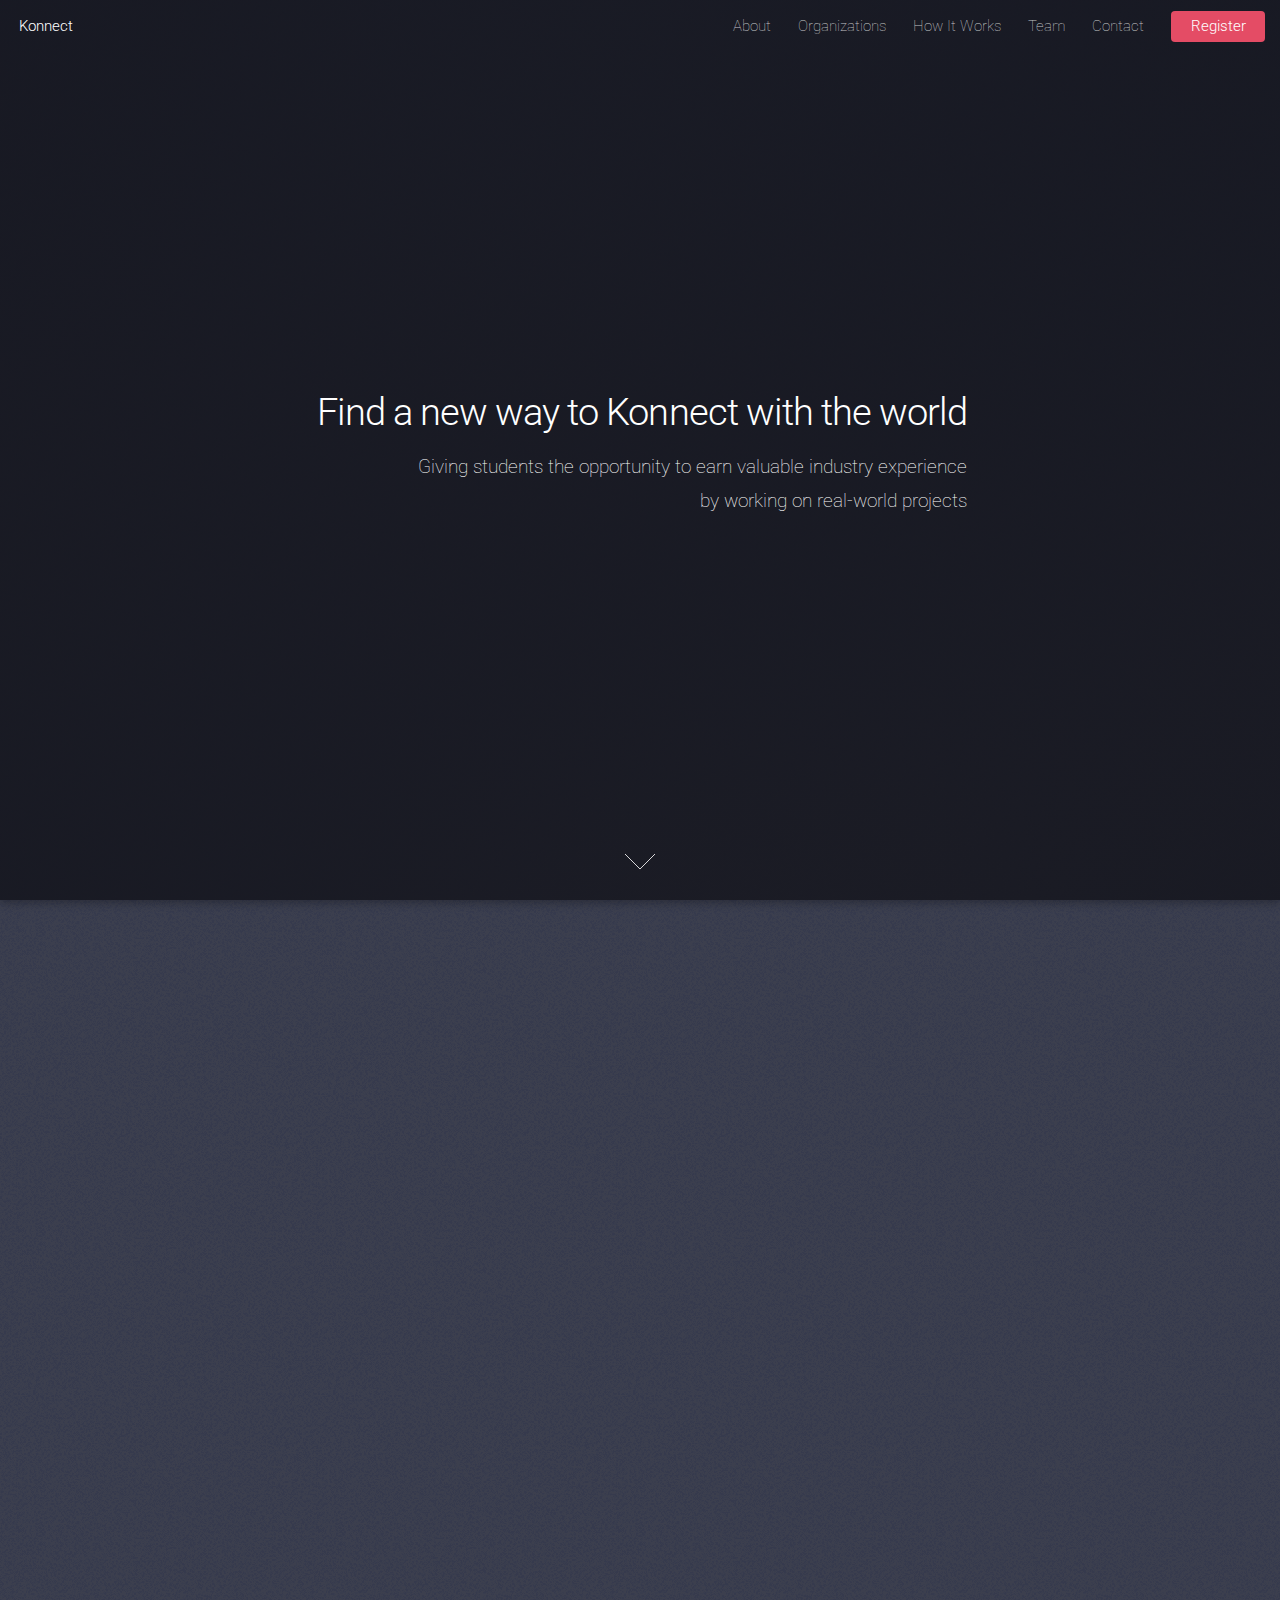
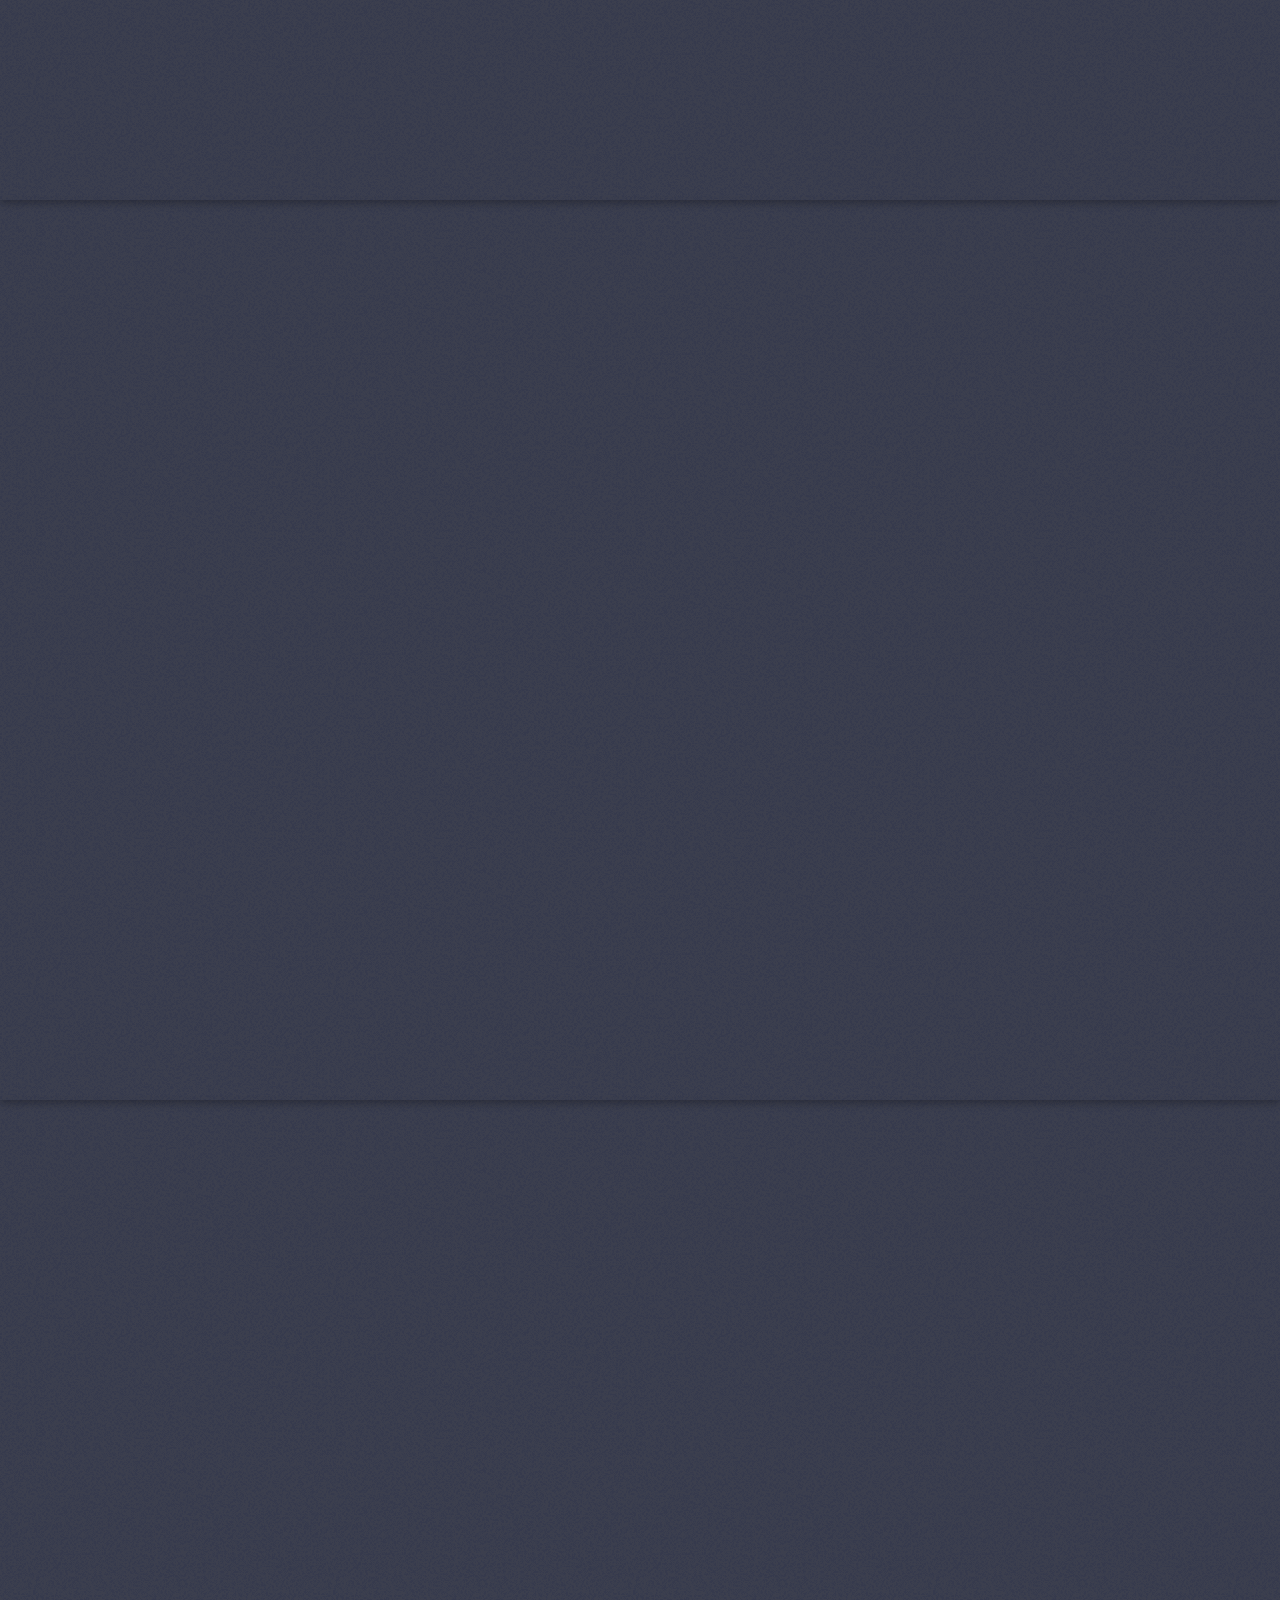
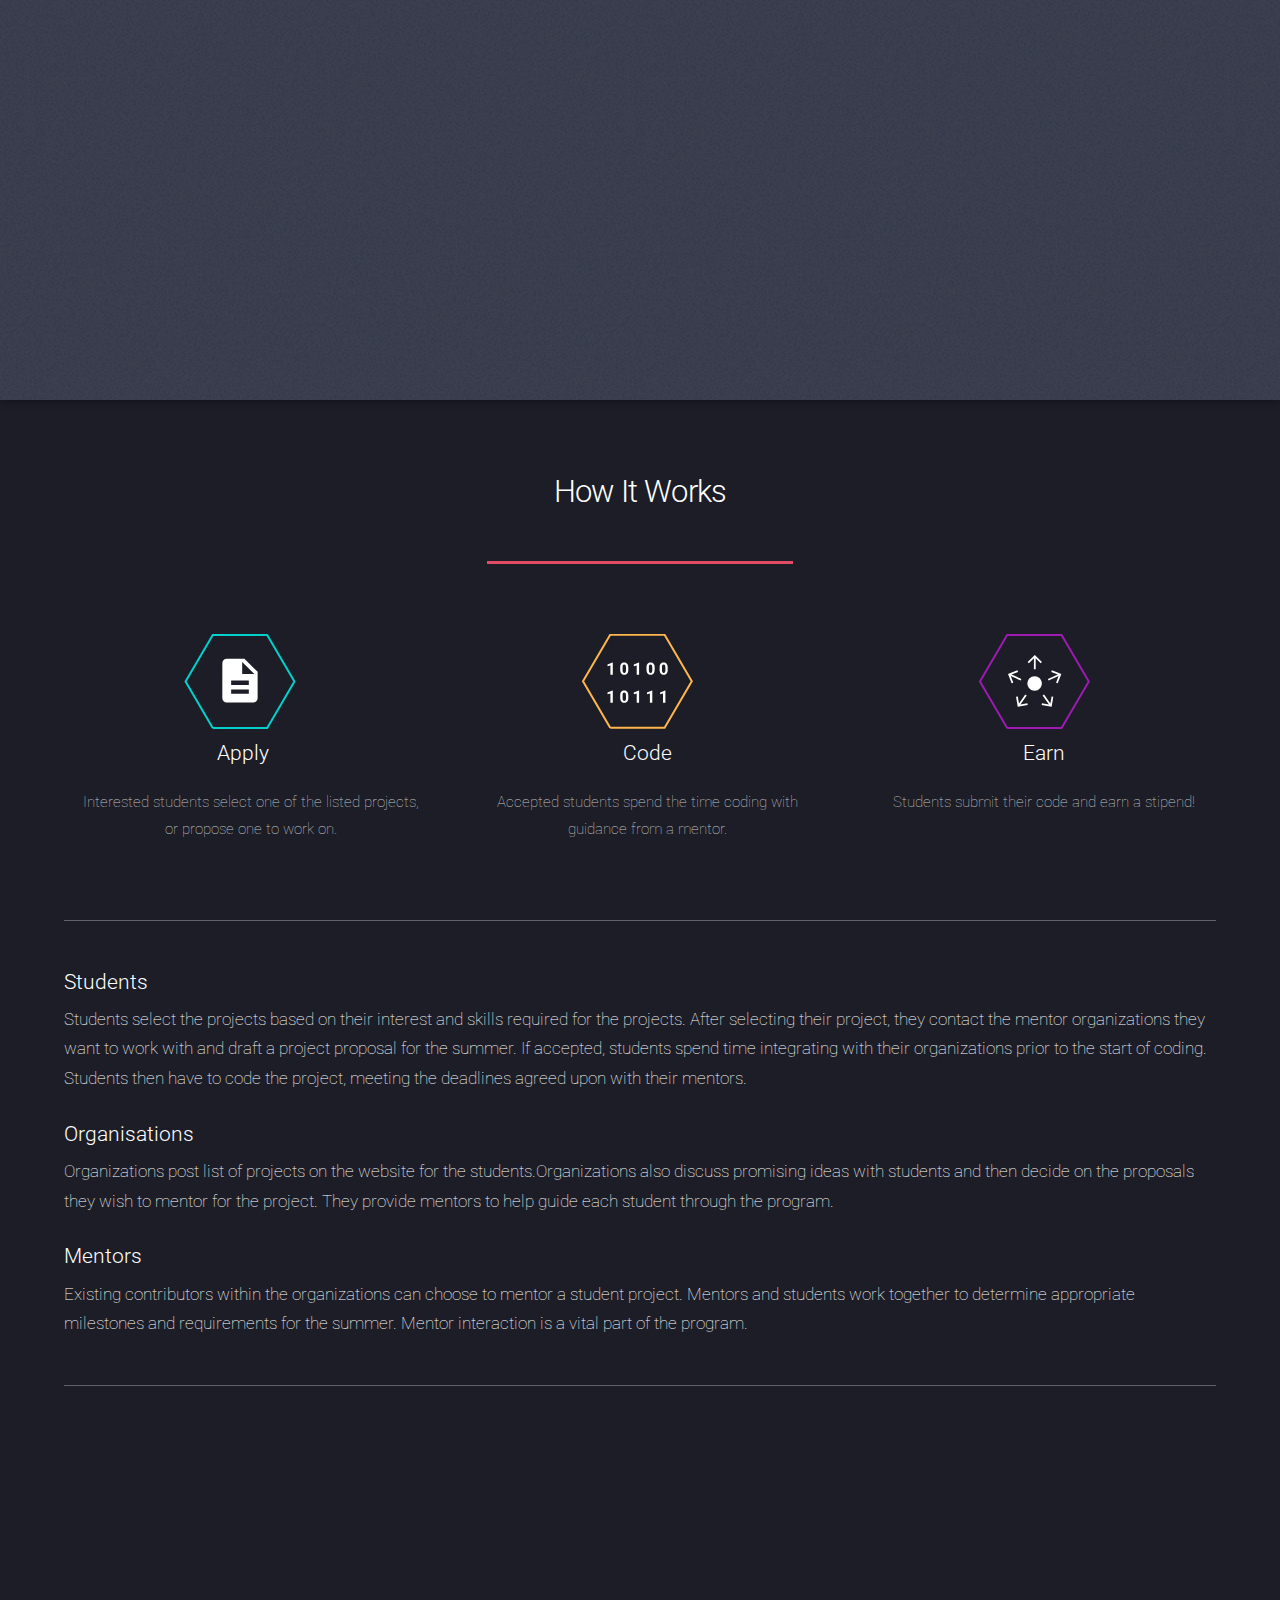
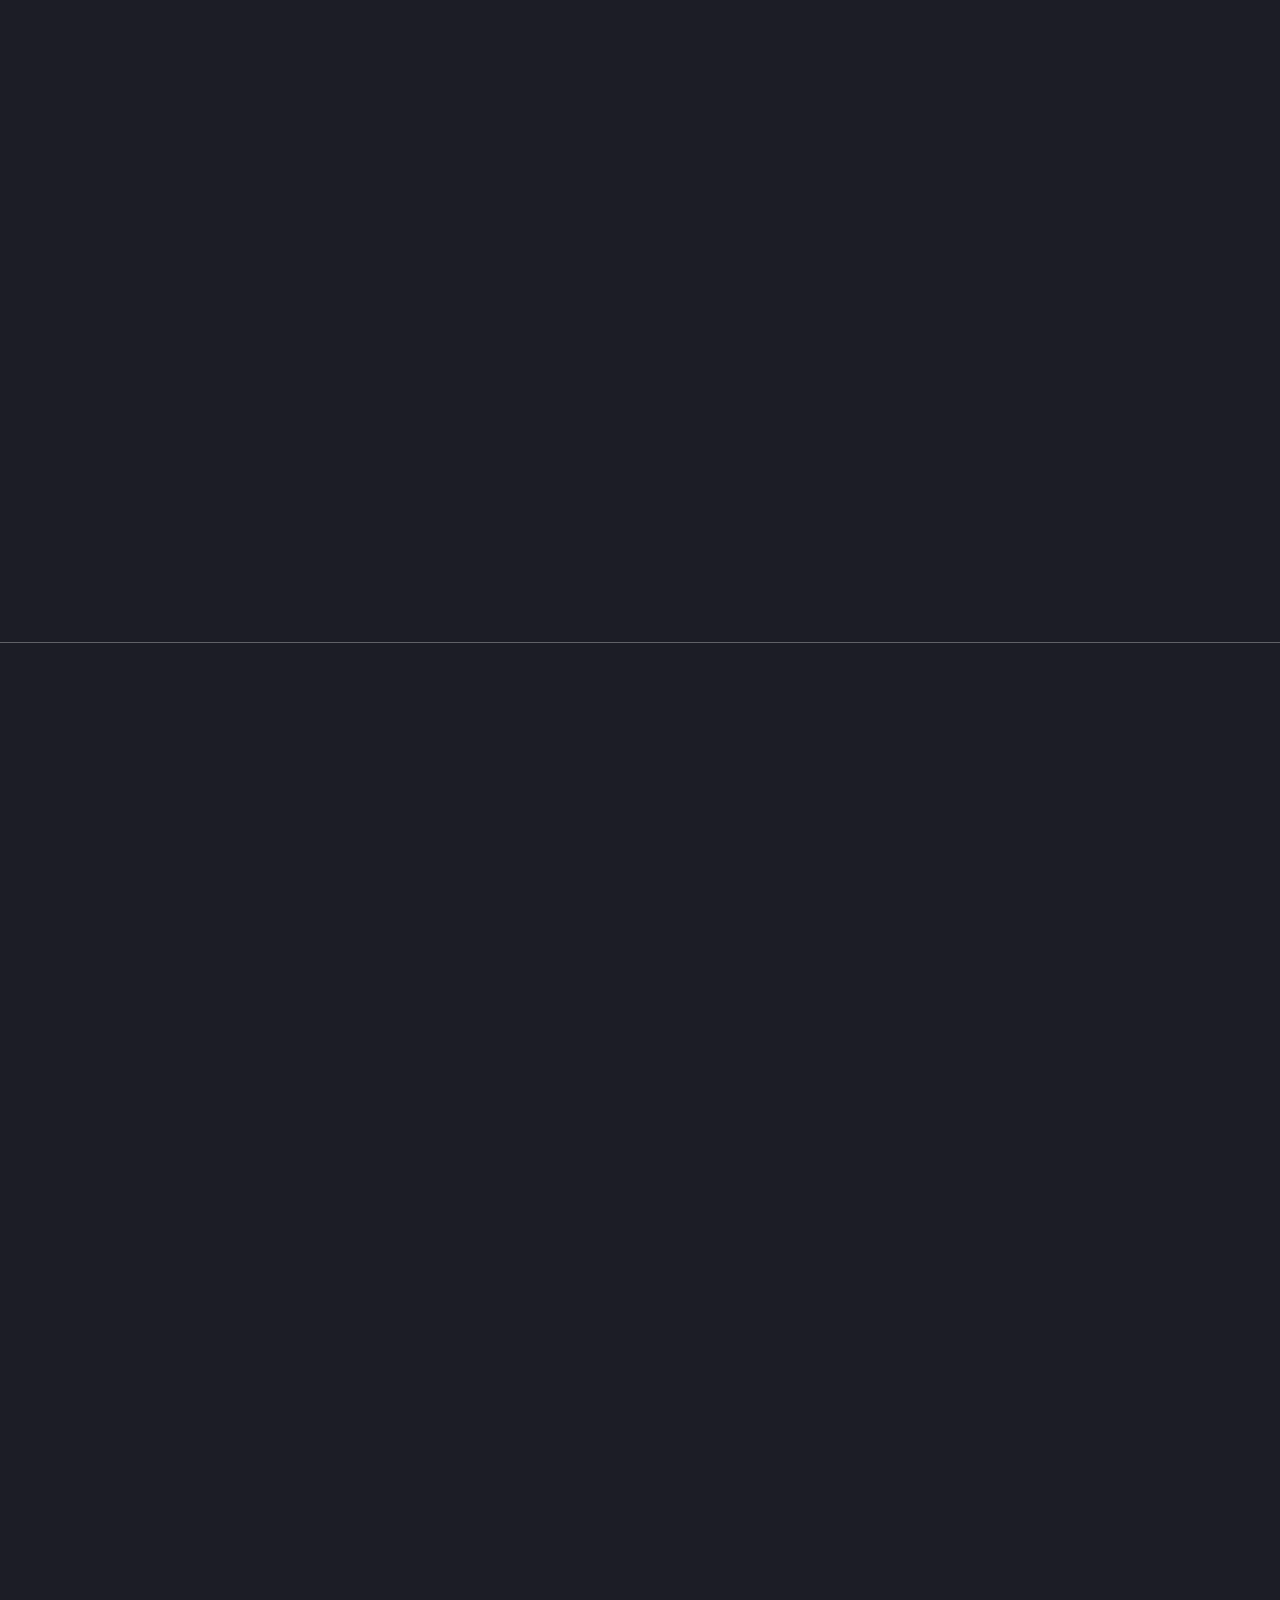
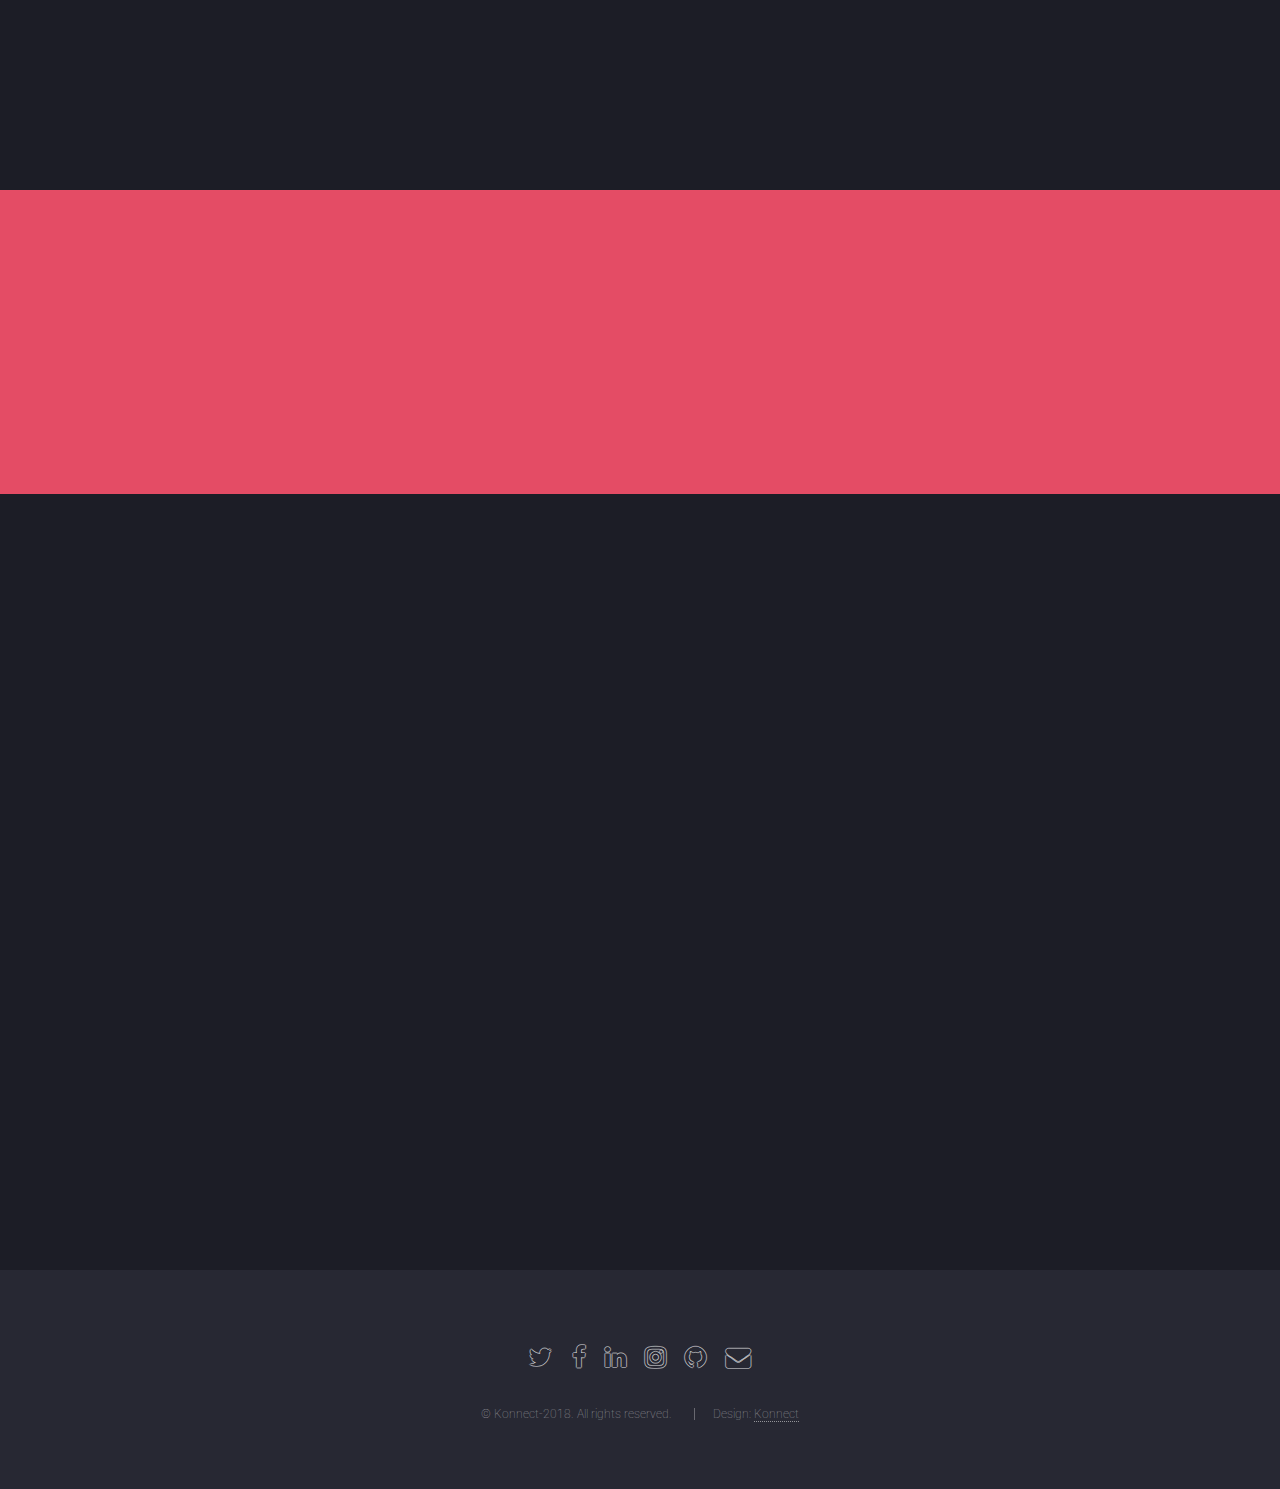
<file: index.html>
<!DOCTYPE HTML>
<!--
	Landed by HTML5 UP
	html5up.net | @ajlkn
	Free for personal and commercial use under the CCA 3.0 license (html5up.net/license)
-->
<html>
<head>
    <title>Konnect</title>
    <meta charset="utf-8"/>
    <meta name="viewport" content="width=device-width, initial-scale=1, user-scalable=no"/>
    <link rel="stylesheet" href="assets/css/main2.css"/>

    <noscript>
        <link rel="stylesheet" href="assets/css/noscript.css"/>
    </noscript>
</head>
<body class="is-preload landing">
<div id="page-wrapper">

    <!-- Header -->
    <header id="header">
        <h1 id="logo"><a href="index.html">Konnect</a></h1>
        <nav id="nav">
            <ul>
                <li><a href="#one">About</a></li>
                <li><a href="organizations.html">Organizations</a></li>
                <li><a href="#six">How It Works</a></li>
                <li><a href="#seven">Team</a></li>
                <li><a href="#five">Contact</a></li>
                <li><a href="#" class="button primary">Register</a></li>
            </ul>
        </nav>
    </header>

    <!-- Banner -->
    <section id="banner">
        <div class="content">
            <header>
                <h2>Find a new way to Konnect with the world</h2>
                <p>Giving students the opportunity to earn valuable industry experience<br/>
                    by working on real-world projects</p>
            </header>
            <!-- <span class="image"><img src="images/pic01.jpg" alt="" /></span> -->
        </div>
        <a href="#one" class="goto-next scrolly">Next</a>
    </section>

    <!-- One -->
    <section id="one" class="spotlight style1 bottom">
        <span class="image fit main"><img src="images/shake.jpg" alt=""/></span>
        <div class="content">
            <div class="container">
                <div class="row">
                    <div class="col-4 col-12-medium">
                        <header>
                            <h2>What is Konnect?</h2>
                            <p>Creating the perfect symbiosis between students and professionals</p>
                        </header>
                    </div>
                    <div class="col-4 col-12-medium">
                        <p>The students can get both experience as well as money and also recognition by selling their
                            products.</p>
                    </div>
                    <div class="col-4 col-12-medium">
                        <p>The organizations get their work done and also find talent they can hire in
                            future because they can judge them on the basis of their performance on these projects.
                        </p>
                    </div>
                </div>
            </div>
        </div>
        <a href="#two" class="goto-next scrolly">Next</a>
    </section>

    <!-- Two -->
    <section id="two" class="spotlight style2 right">
        <span class="image fit main"><img src="images/grad.jpg" alt=""/></span>
        <div class="content">
            <header>
                <h2>The Transition</h2>
                <p>from academia to industry</p>
            </header>
            <p>Theoretical knowledge, however thorough, is not how industry works in reality. Furthermore, the most
                important thing is to learn how to work in a team, which comes only with experience. Most major
                companies give internships on a referral basis and working in small ventures does not do justice to
                students’ skills and potential. The fact remains that <b>gaining industrial experience during their
                    undergraduate studies is an efficient way for students to land up in the companies where they want
                    to work.</b></p>

        </div>
        <a href="#three" class="goto-next scrolly">Next</a>
    </section>

    <!-- Three -->
    <section id="three" class="spotlight style3 left">
        <span class="image fit main bottom"><img src="images/team.jpg" alt=""/></span>
        <div class="content">
            <header>
                <h2>The Opportunity</h2>
                <p>to collaborate over great ideas</p>
            </header>
            <p>There can be some ideas which can achieve huge success if given proper guidance. Students sometimes hit
                upon great ideas which are not implemented because they think that the ideas are not good enough. Even
                if they try implementing, due to lack of knowledge on how to proceed, success isn’t achieved. Here,
                students can find a mentor to guide them along with other people, from different domains, who are
                willing to work on that idea.<b>This is where you can find the perfect team to realise your dream
                    project.</b>
            </p>

        </div>
        <a href="#six" class="goto-next scrolly">Next</a>
    </section>


    <!--How it works-->
    <div class="wrapper style1" id="six">
        <div class="container">
            <header class="major">
                <h2>How It Works</h2>
            </header>

            <!-- Text -->

            <div class="box alt">
                <div class="row gtr-uniform">
                    <section class="col-4 col-4-medium col-12-xsmall">
                        &emsp;&emsp;&emsp;&emsp;&emsp;&emsp;&emsp;&emsp;<img src="images/propose.svg" align="middle" >
                        <h3 align="middle">Apply </h3>
                        <ul>
                            <p align="middle">Interested students select one of the listed projects, or propose one to work on.</p>
                        </ul>
                    </section>
                    <section class="col-4 col-4-medium col-12-xsmall">
                        &emsp;&emsp;&emsp;&emsp;&emsp;&emsp;&emsp;&emsp;<img src="images/code.svg">
                        <ul>
                            <h3 align="middle">Code</h3>
                            <p align="middle">Accepted students spend the time coding with guidance from a mentor.</p>
                        </ul>
                    </section>
                    <section class="col-4 col-4-medium col-12-xsmall">
                        &emsp;&emsp;&emsp;&emsp;&emsp;&emsp;&emsp;&emsp;<img src="images/glory.svg">
                        <ul>
                            <h3 align="middle">Earn</h3>
                            <p align="middle">Students submit their code and earn a stipend!</p>
                        </ul>
                    </section>

                </div>
            </div>



            <section>

                <hr/>
                <header>
                    <h3>Students</h3>
                    <p>Students select the projects based on their interest and skills required for the projects. After
                        selecting their project, they contact the mentor organizations they want to work with and draft a
                        project proposal for the summer. If accepted, students spend time integrating with their
                        organizations prior to the start of coding. Students then have to code the project, meeting the
                        deadlines agreed upon with their mentors.</p>
                </header>
                <header>
                    <h3>Organisations</h3>
                    <p> Organizations post list of projects on the website for the students.Organizations also
                        discuss promising ideas with students and then decide on the proposals they wish to mentor for the
                        project. They provide mentors to help guide each student through the program.</p>
                </header>

                <header>
                    <h3>Mentors</h3>
                    <p>Existing contributors within the organizations can choose to mentor a student project. Mentors and
                        students work together to determine appropriate milestones and requirements for the summer.
                        Mentor interaction is a vital part of the program.</p>
                </header>
                <hr/>
                <section id="four" class="wrapper style1 special fade-up">
                    <div class="container">
                        <header class="major">
                            <h2>Timeline</h2>
                        </header>
                        <div class="box alt">
                            <div class="row gtr-uniform">
                                <section class="col-6 col-6-medium col-12-xsmall">
                                    <h3>Student/Mentor Application </h3>
                                </section>
                                <section class="col-6 col-6-medium col-12-xsmall">
                                    <p>Students register and submit their proposal to Organizations</p>
                                </section>
                                <section class="col-6 col-6-medium col-12-xsmall">
                                    <h3>Application Review Period</h3>
                                </section>
                                <section class="col-6 col-6-medium col-12-xsmall">
                                    <p>Organizations review and select student proposals(Review time depends on Organization) .</p>
                                </section>
                                <section class="col-6 col-6-medium col-12-xsmall">
                                    <h3>Results Announced</h3>
                                </section>
                                <section class="col-6 col-6-medium col-12-xsmall">
                                    <p>Students are informed about their selection</p>
                                </section>
                                <section class="col-6 col-6-medium col-12-xsmall">
                                    <h3>Coding</h3>
                                </section>
                                <section class="col-6 col-6-medium col-12-xsmall">
                                    <p>Students work on their projects</p>
                                </section>
                                <section class="col-6 col-6-medium col-12-xsmall">
                                    <h3>Evaluation</h3>
                                </section>
                                <section class="col-6 col-6-medium col-12-xsmall">
                                    <p>Project is evaluated and both the mentor and student submit a performance review for each other</p>
                                </section>
                                <section class="col-6 col-6-medium col-12-xsmall">
                                    <h3>Payment</h3>
                                </section>
                                <section class="col-6 col-6-medium col-12-xsmall">
                                    <p>Students receive the stipend for their work </p>
                                </section>


                            </div>
                        </div>
                    </div>
                </section>


            </section>
        </div>
    </div>



    <hr/>


    <!--team-->
    <!-- Four -->
    <section id="seven" class="wrapper style1 special fade-up">
        <div class="container">
            <header class="major">
                <h2>Meet our team</h2>
                <p>Working tirelessly to make Konnect a success</p>
            </header>
            <div class="box alt">
                <div class="row gtr-uniform">
                    <section class="col-6 col-6-medium col-12-xsmall">
                        <span class="icon alt major"><img class="img-circle" src="images/shashank.jpg" style="max-height: 100%; max-width: 100% "></span>
                        <h3>Shashank Mohabia</h3>
                        <p>Computer Science Engineering<br>IIT Jodhpur</p>
                        <ul class="icons">
                            <li><a href="#" class="icon alt fa-twitter"><span class="label">Twitter</span></a></li>
                            <li><a href="#" class="icon alt fa-facebook"><span class="label">Facebook</span></a></li>
                            <li><a href="#" class="icon alt fa-linkedin"><span class="label">LinkedIn</span></a></li>
                            <li><a href="#" class="icon alt fa-instagram"><span class="label">Instagram</span></a></li>
                            <li><a href="#" class="icon alt fa-github"><span class="label">GitHub</span></a></li>
                            <li><a href="#" class="icon alt fa-envelope"><span class="label">Email</span></a></li>
                        </ul>
                    </section>
                    <section class="col-6 col-6-medium col-12-xsmall">
                        <span class="icon alt major"><img class="img-circle" src="images/ujju.png" style="max-height: 100%; max-width: 100% "></span>
                        <h3>Ujjwala Anantheswaran</h3>
                        <p>Electrical Engineering<br>IIT Jodhpur</p>
                        <ul class="icons">
                            <li><a href="#" class="icon alt fa-twitter"><span class="label">Twitter</span></a></li>
                            <li><a href="#" class="icon alt fa-facebook"><span class="label">Facebook</span></a></li>
                            <li><a href="#" class="icon alt fa-linkedin"><span class="label">LinkedIn</span></a></li>
                            <li><a href="#" class="icon alt fa-instagram"><span class="label">Instagram</span></a></li>
                            <li><a href="#" class="icon alt fa-github"><span class="label">GitHub</span></a></li>
                            <li><a href="#" class="icon alt fa-envelope"><span class="label">Email</span></a></li>
                        </ul>
                    </section>
                    <section class="col-6 col-6-medium col-12-xsmall">
                        <span class="icon alt major"><img class="img-circle" src="images/sohail.png" style="max-height: 100%; max-width: 100% "></span>
                        <h3>Sohail Khan</h3>
                        <p>Computer Science Engineering<br>IIT Jodhpur</p>
                        <ul class="icons">
                            <li><a href="https://twitter.com/iamsohail_k" class="icon alt fa-twitter"><span class="label">Twitter</span></a></li>
                            <li><a href="https://www.facebook.com/imkhansohail" class="icon alt fa-facebook"><span class="label">Facebook</span></a></li>
                            <li><a href="https://in.linkedin.com/in/sohail-khan-578591142" class="icon alt fa-linkedin"><span class="label">LinkedIn</span></a></li>
                            <li><a href="https://www.instagram.com/soh_khn/" class="icon alt fa-instagram"><span class="label">Instagram</span></a></li>
                            <li><a href="https://github.com/khan0604" class="icon alt fa-github"><span class="label">GitHub</span></a></li>
                            <li><a href="khan.1@iitj.ac.in" class="icon alt fa-envelope"><span class="label">Email</span></a></li>
                        </ul>
                    </section>


                    <section class="col-6 col-6-medium col-12-xsmall">
                        <span class="icon alt major"><img class="img-circle" src="images/srishti.png" style="max-height: 100%; max-width: 100% "></span>
                        <h3>Srishti Chauhan</h3>
                        <p>Electrical Engineering<br>IIT Jodhpur</p>
                        <ul class="icons">
                            <li><a href="#" class="icon alt fa-twitter"><span class="label">Twitter</span></a></li>
                            <li><a href="#" class="icon alt fa-facebook"><span class="label">Facebook</span></a></li>
                            <li><a href="#" class="icon alt fa-linkedin"><span class="label">LinkedIn</span></a></li>
                            <li><a href="#" class="icon alt fa-instagram"><span class="label">Instagram</span></a></li>
                            <li><a href="#" class="icon alt fa-github"><span class="label">GitHub</span></a></li>
                            <li><a href="#" class="icon alt fa-envelope"><span class="label">Email</span></a></li>
                        </ul>
                    </section>
                </div>
            </div>

        </div>
    </section>

    <!-- Five -->
    <section class="wrapper style2 special fade">
        <div class="container">
            <header>
                <h2>Konnect with a project today</h2>
                <p>Your career awaits</p>
            </header>
            <form method="post" action="#" class="cta">
                <div class="row gtr-uniform gtr-50">
                    <div class="col-8 col-12-xsmall"><input type="email" name="email" id="email"
                                                            placeholder="Enter Your Email"/></div>
                    <div class="col-4 col-12-xsmall"><input type="submit" value="Get Started" class="fit primary"/>
                    </div>
                </div>
            </form>
        </div>
    </section>


    <!-- Contact Form -->
    <section id="five" class="wrapper style1 special fade">
        <div class="container">
            <header class="major">
                <h2>Contact Us</h2>
            </header>

            <form method="post" action="#">
                <div class="row gtr-uniform gtr-50">
                    <div class="col-6 col-12-xsmall">
                        <input type="text" name="name" id="name" value="" placeholder="Name"/>
                    </div>
                    <div class="col-6 col-12-xsmall">
                        <input type="email" name="email" id="email" value="" placeholder="Email"/>
                    </div>
                    <div class="col-12">
                        <select name="category" id="category">
                            <option value="">- Category -</option>
                            <option value="1">Student</option>
                            <option value="1">Organization</option>
                            <option value="1">Freelancer</option>
                        </select>
                    </div>
                    <div class="col-4 col-12-medium">
                        <input type="radio" id="priority-low" name="priority" checked>
                        <label for="priority-low">Low Priority</label>
                    </div>
                    <div class="col-4 col-12-medium">
                        <input type="radio" id="priority-normal" name="priority">
                        <label for="priority-normal">Normal Priority</label>
                    </div>
                    <div class="col-4 col-12-medium">
                        <input type="radio" id="priority-high" name="priority">
                        <label for="priority-high">High Priority</label>
                    </div>
                    <div class="col-6 col-12-medium">
                        <input type="checkbox" id="copy" name="copy">
                        <label for="copy">Email me a copy of this message</label>
                    </div>
                    <div class="col-6 col-12-medium">
                        <input type="checkbox" id="human" name="human" checked>
                        <label for="human">I am a human and not a robot</label>
                    </div>
                    <div class="col-12">
                        <textarea name="message" id="message" placeholder="Enter your message" rows="6"></textarea>
                    </div>
                    <div class="col-12">
                        <ul class="actions">
                            <li><input type="submit" value="Send Message" class="primary"/></li>
                            <li><input type="reset" value="Reset"/></li>
                        </ul>
                    </div>
                </div>
            </form>
        </div>
    </section>

    <!-- Footer -->
    <footer id="footer">
        <ul class="icons">
            <li><a href="#" class="icon alt fa-twitter"><span class="label">Twitter</span></a></li>
            <li><a href="#" class="icon alt fa-facebook"><span class="label">Facebook</span></a></li>
            <li><a href="#" class="icon alt fa-linkedin"><span class="label">LinkedIn</span></a></li>
            <li><a href="#" class="icon alt fa-instagram"><span class="label">Instagram</span></a></li>
            <li><a href="#" class="icon alt fa-github"><span class="label">GitHub</span></a></li>
            <li><a href="#" class="icon alt fa-envelope"><span class="label">Email</span></a></li>
        </ul>
        <ul class="copyright">
            <li>&copy; Konnect-2018. All rights reserved.</li>
            <li>Design: <a href="http://html5up.net">Konnect</a></li>
        </ul>
    </footer>

</div>

<!-- Scripts -->
<script src="assets/js/jquery.min.js"></script>
<script src="assets/js/jquery.scrolly.min.js"></script>
<script src="assets/js/jquery.dropotron.min.js"></script>
<script src="assets/js/jquery.scrollex.min.js"></script>
<script src="assets/js/browser.min.js"></script>
<script src="assets/js/breakpoints.min.js"></script>
<script src="assets/js/util.js"></script>
<script src="assets/js/main2.js"></script>

</body>
</html>
</file>
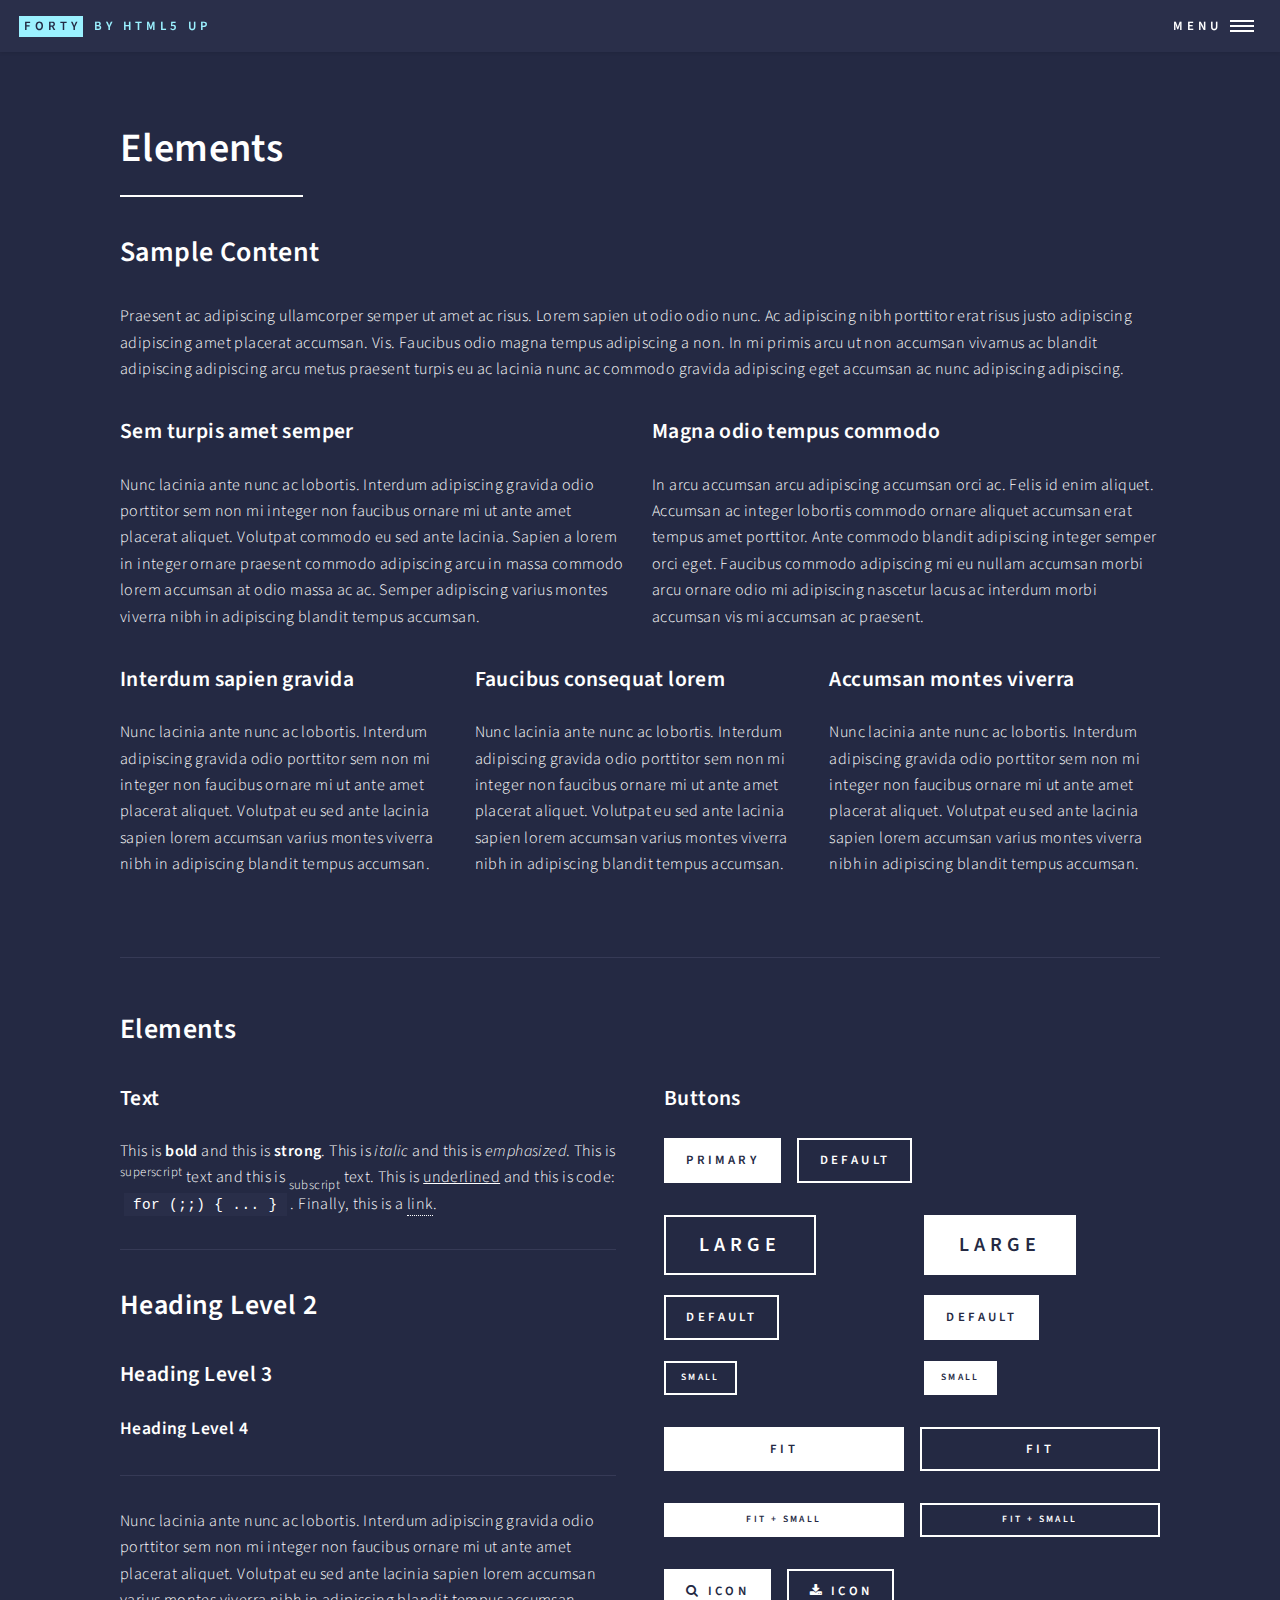
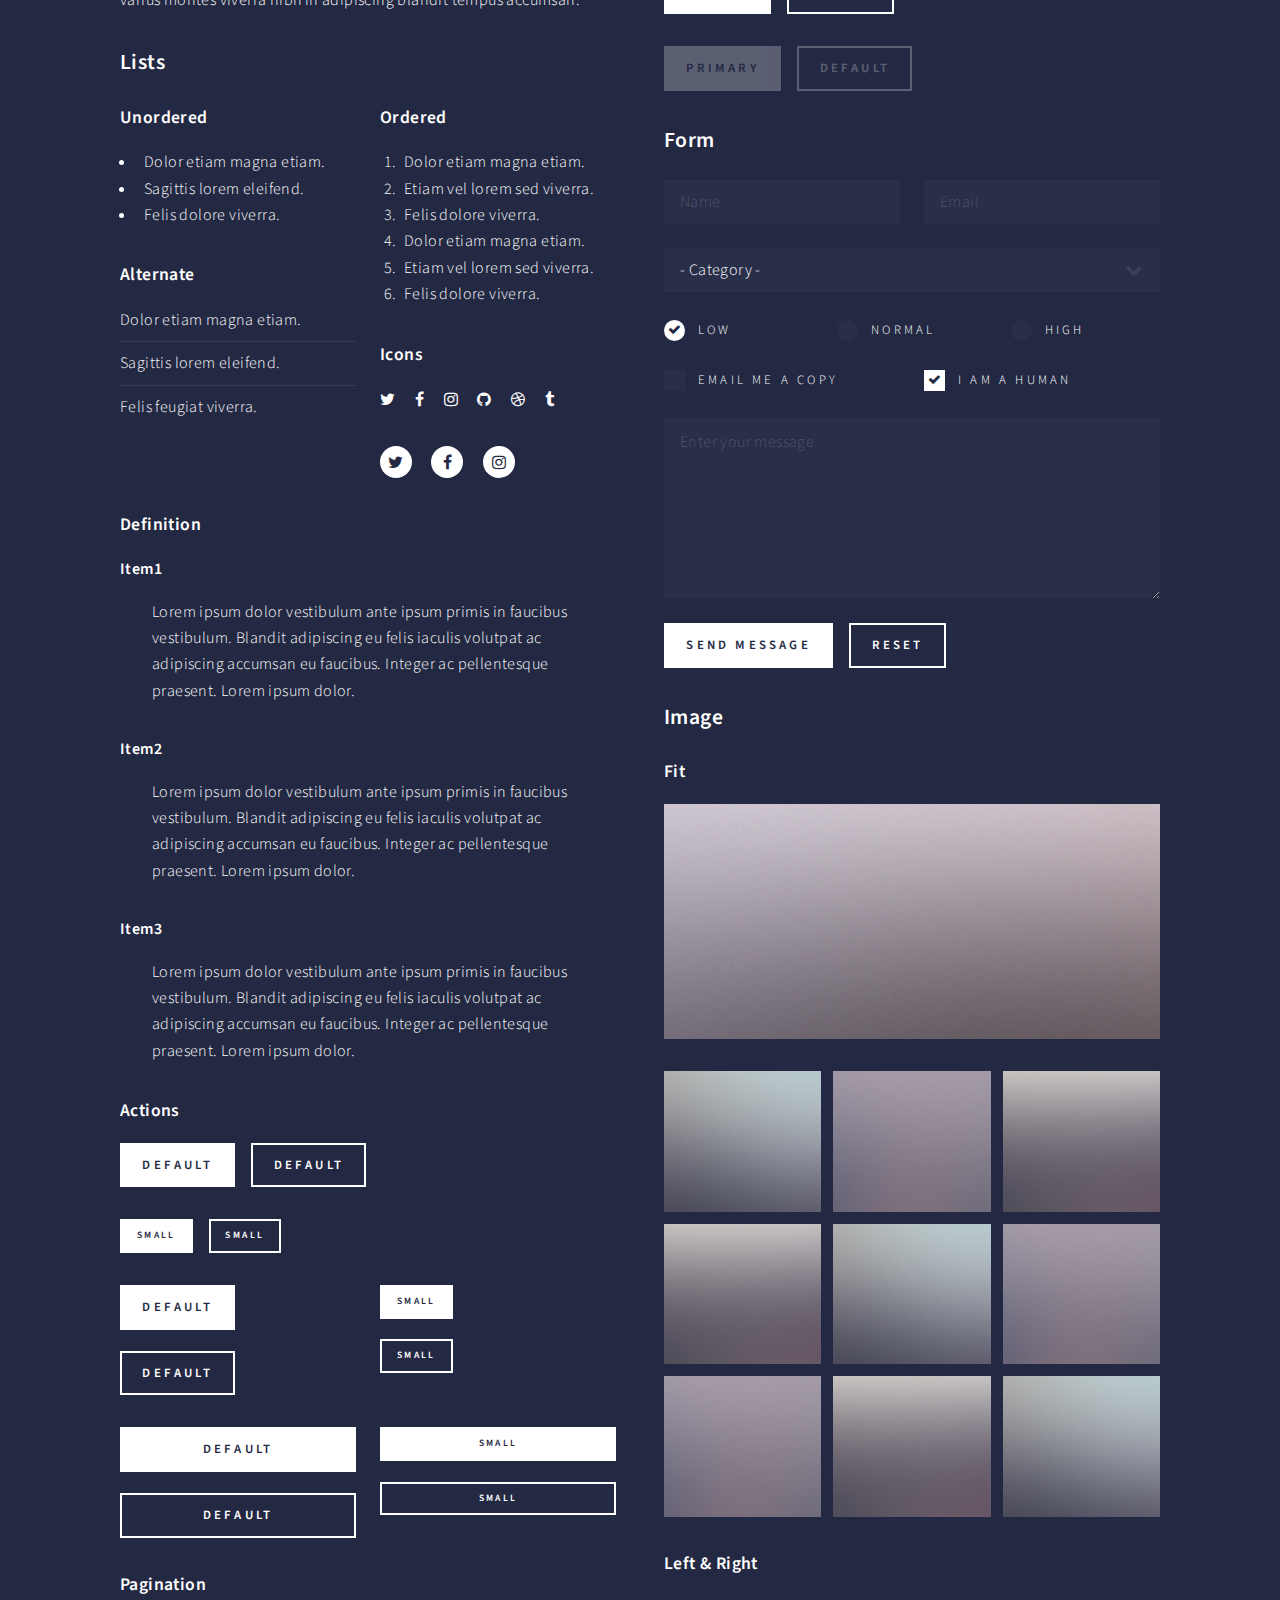
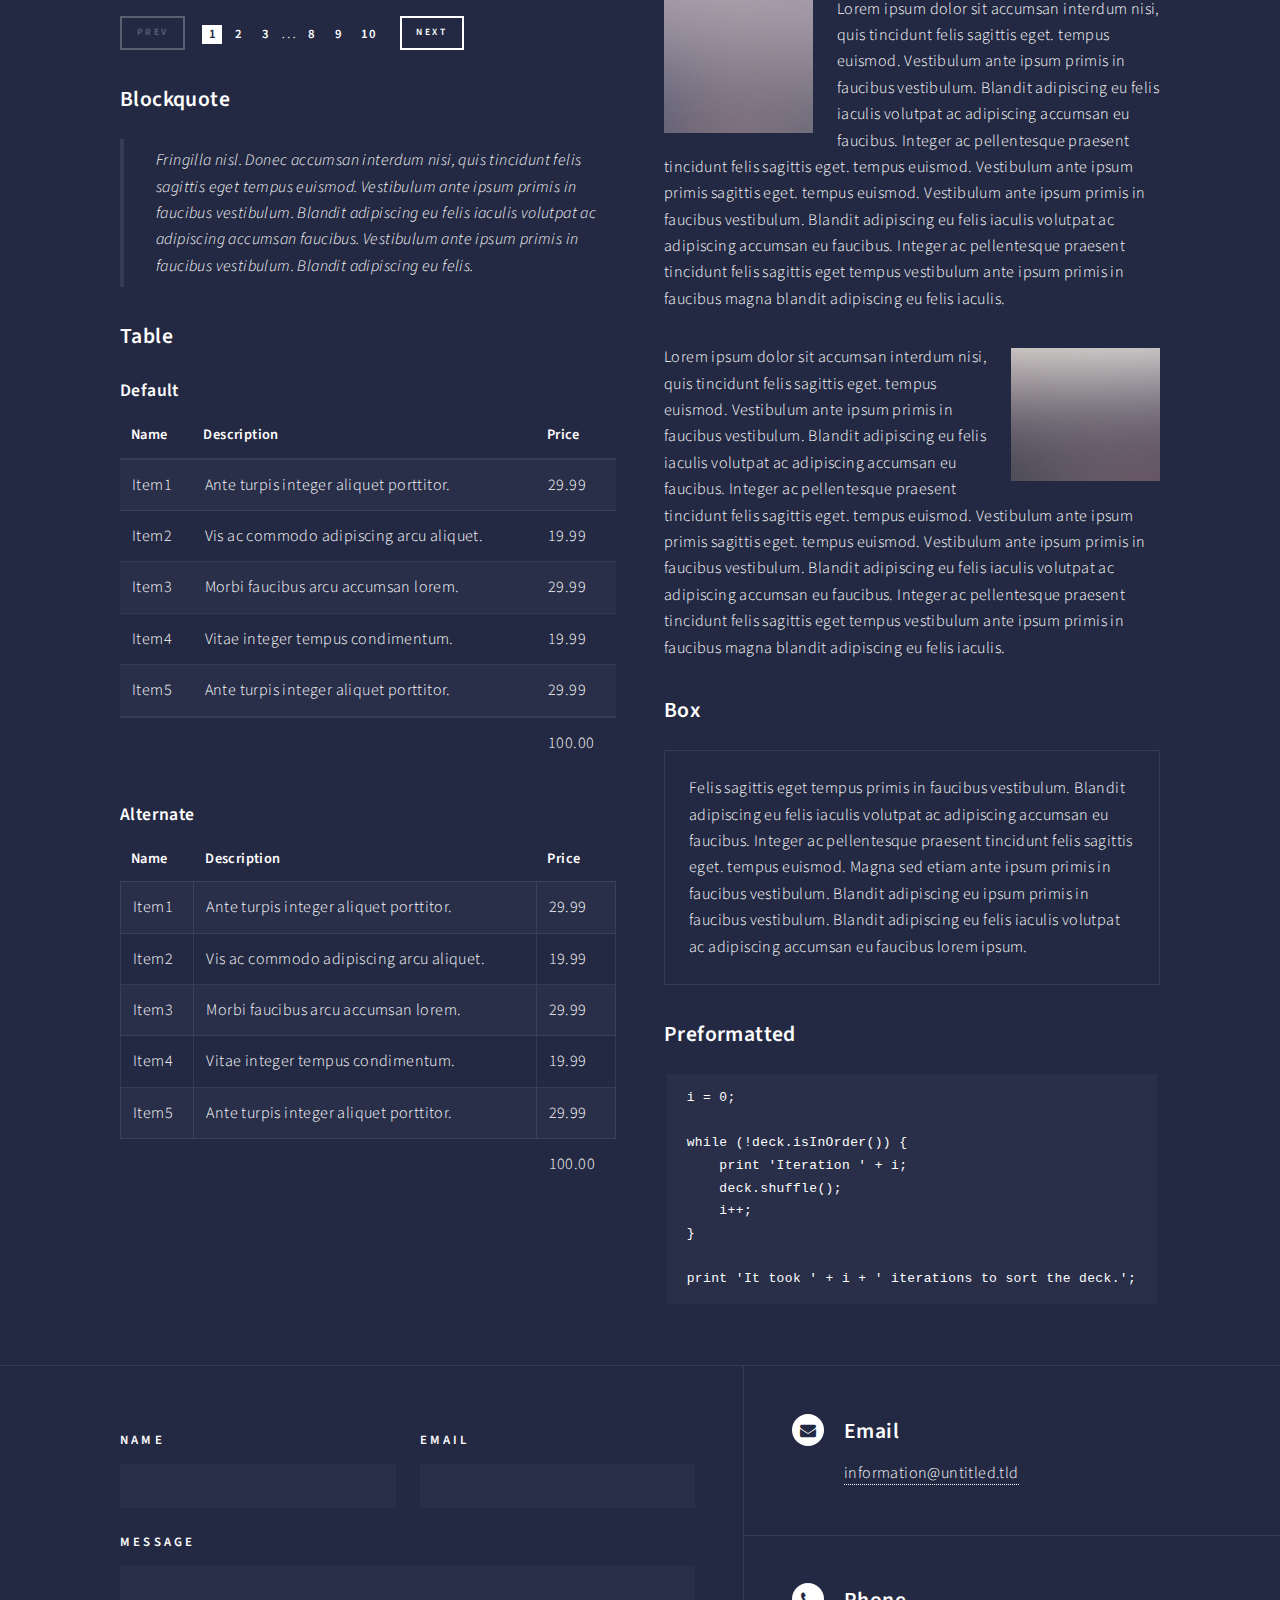
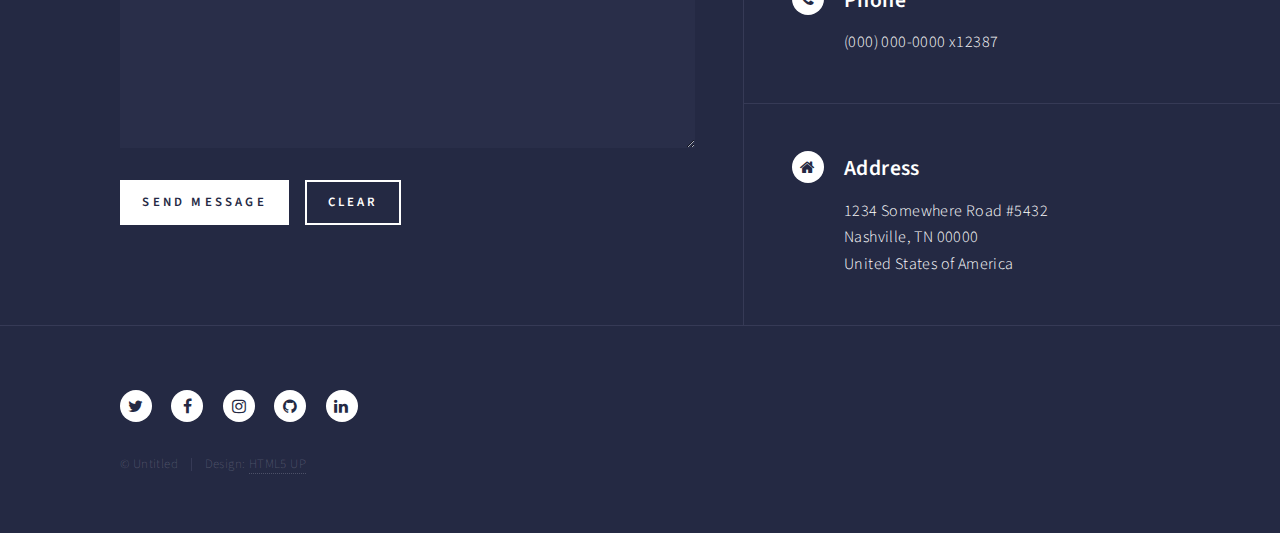
<file: elements.html>
<!DOCTYPE HTML>
<!--
	Forty by HTML5 UP
	html5up.net | @ajlkn
	Free for personal and commercial use under the CCA 3.0 license (html5up.net/license)
-->
<html>
	<head>
		<title>Elements - Forty by HTML5 UP</title>
		<meta charset="utf-8" />
		<meta name="viewport" content="width=device-width, initial-scale=1, user-scalable=no" />
		<link rel="stylesheet" href="assets/css/main.css" />
		<noscript><link rel="stylesheet" href="assets/css/noscript.css" /></noscript>
	</head>
	<body class="is-preload">

		<!-- Wrapper -->
			<div id="wrapper">

				<!-- Header -->
					<header id="header">
						<a href="index.html" class="logo"><strong>Forty</strong> <span>by HTML5 UP</span></a>
						<nav>
							<a href="#menu">Menu</a>
						</nav>
					</header>

				<!-- Menu -->
					<nav id="menu">
						<ul class="links">
							<li><a href="index.html">Home</a></li>
							<li><a href="landing.html">Landing</a></li>
							<li><a href="generic.html">Generic</a></li>
							<li><a href="elements.html">Elements</a></li>
						</ul>
						<ul class="actions stacked">
							<li><a href="#" class="button primary fit">Get Started</a></li>
							<li><a href="#" class="button fit">Log In</a></li>
						</ul>
					</nav>

				<!-- Main -->
					<div id="main" class="alt">

						<!-- One -->
							<section id="one">
								<div class="inner">
									<header class="major">
										<h1>Elements</h1>
									</header>

									<!-- Content -->
										<h2 id="content">Sample Content</h2>
										<p>Praesent ac adipiscing ullamcorper semper ut amet ac risus. Lorem sapien ut odio odio nunc. Ac adipiscing nibh porttitor erat risus justo adipiscing adipiscing amet placerat accumsan. Vis. Faucibus odio magna tempus adipiscing a non. In mi primis arcu ut non accumsan vivamus ac blandit adipiscing adipiscing arcu metus praesent turpis eu ac lacinia nunc ac commodo gravida adipiscing eget accumsan ac nunc adipiscing adipiscing.</p>
										<div class="row">
											<div class="col-6 col-12-small">
												<h3>Sem turpis amet semper</h3>
												<p>Nunc lacinia ante nunc ac lobortis. Interdum adipiscing gravida odio porttitor sem non mi integer non faucibus ornare mi ut ante amet placerat aliquet. Volutpat commodo eu sed ante lacinia. Sapien a lorem in integer ornare praesent commodo adipiscing arcu in massa commodo lorem accumsan at odio massa ac ac. Semper adipiscing varius montes viverra nibh in adipiscing blandit tempus accumsan.</p>
											</div>
											<div class="col-6 col-12-small">
												<h3>Magna odio tempus commodo</h3>
												<p>In arcu accumsan arcu adipiscing accumsan orci ac. Felis id enim aliquet. Accumsan ac integer lobortis commodo ornare aliquet accumsan erat tempus amet porttitor. Ante commodo blandit adipiscing integer semper orci eget. Faucibus commodo adipiscing mi eu nullam accumsan morbi arcu ornare odio mi adipiscing nascetur lacus ac interdum morbi accumsan vis mi accumsan ac praesent.</p>
											</div>
											<!-- Break -->
											<div class="col-4 col-12-medium">
												<h3>Interdum sapien gravida</h3>
												<p>Nunc lacinia ante nunc ac lobortis. Interdum adipiscing gravida odio porttitor sem non mi integer non faucibus ornare mi ut ante amet placerat aliquet. Volutpat eu sed ante lacinia sapien lorem accumsan varius montes viverra nibh in adipiscing blandit tempus accumsan.</p>
											</div>
											<div class="col-4 col-12-medium">
												<h3>Faucibus consequat lorem</h3>
												<p>Nunc lacinia ante nunc ac lobortis. Interdum adipiscing gravida odio porttitor sem non mi integer non faucibus ornare mi ut ante amet placerat aliquet. Volutpat eu sed ante lacinia sapien lorem accumsan varius montes viverra nibh in adipiscing blandit tempus accumsan.</p>
											</div>
											<div class="col-4 col-12-medium">
												<h3>Accumsan montes viverra</h3>
												<p>Nunc lacinia ante nunc ac lobortis. Interdum adipiscing gravida odio porttitor sem non mi integer non faucibus ornare mi ut ante amet placerat aliquet. Volutpat eu sed ante lacinia sapien lorem accumsan varius montes viverra nibh in adipiscing blandit tempus accumsan.</p>
											</div>
										</div>

									<hr class="major" />

									<!-- Elements -->
										<h2 id="elements">Elements</h2>
										<div class="row gtr-200">
											<div class="col-6 col-12-medium">

												<!-- Text stuff -->
													<h3>Text</h3>
													<p>This is <b>bold</b> and this is <strong>strong</strong>. This is <i>italic</i> and this is <em>emphasized</em>.
													This is <sup>superscript</sup> text and this is <sub>subscript</sub> text.
													This is <u>underlined</u> and this is code: <code>for (;;) { ... }</code>.
													Finally, this is a <a href="#">link</a>.</p>
													<hr />
													<h2>Heading Level 2</h2>
													<h3>Heading Level 3</h3>
													<h4>Heading Level 4</h4>
													<hr />
													<p>Nunc lacinia ante nunc ac lobortis. Interdum adipiscing gravida odio porttitor sem non mi integer non faucibus ornare mi ut ante amet placerat aliquet. Volutpat eu sed ante lacinia sapien lorem accumsan varius montes viverra nibh in adipiscing blandit tempus accumsan.</p>

												<!-- Lists -->
													<h3>Lists</h3>
													<div class="row">
														<div class="col-6 col-12-small">

															<h4>Unordered</h4>
															<ul>
																<li>Dolor etiam magna etiam.</li>
																<li>Sagittis lorem eleifend.</li>
																<li>Felis dolore viverra.</li>
															</ul>

															<h4>Alternate</h4>
															<ul class="alt">
																<li>Dolor etiam magna etiam.</li>
																<li>Sagittis lorem eleifend.</li>
																<li>Felis feugiat viverra.</li>
															</ul>

														</div>
														<div class="col-6 col-12-small">

															<h4>Ordered</h4>
															<ol>
																<li>Dolor etiam magna etiam.</li>
																<li>Etiam vel lorem sed viverra.</li>
																<li>Felis dolore viverra.</li>
																<li>Dolor etiam magna etiam.</li>
																<li>Etiam vel lorem sed viverra.</li>
																<li>Felis dolore viverra.</li>
															</ol>

															<h4>Icons</h4>
															<ul class="icons">
																<li><a href="#" class="icon fa-twitter"><span class="label">Twitter</span></a></li>
																<li><a href="#" class="icon fa-facebook"><span class="label">Facebook</span></a></li>
																<li><a href="#" class="icon fa-instagram"><span class="label">Instagram</span></a></li>
																<li><a href="#" class="icon fa-github"><span class="label">Github</span></a></li>
																<li><a href="#" class="icon fa-dribbble"><span class="label">Dribbble</span></a></li>
																<li><a href="#" class="icon fa-tumblr"><span class="label">Tumblr</span></a></li>
															</ul>
															<ul class="icons">
																<li><a href="#" class="icon alt fa-twitter"><span class="label">Twitter</span></a></li>
																<li><a href="#" class="icon alt fa-facebook"><span class="label">Facebook</span></a></li>
																<li><a href="#" class="icon alt fa-instagram"><span class="label">Instagram</span></a></li>
															</ul>

														</div>
													</div>
													<h4>Definition</h4>
													<dl>
														<dt>Item1</dt>
														<dd>
															<p>Lorem ipsum dolor vestibulum ante ipsum primis in faucibus vestibulum. Blandit adipiscing eu felis iaculis volutpat ac adipiscing accumsan eu faucibus. Integer ac pellentesque praesent. Lorem ipsum dolor.</p>
														</dd>
														<dt>Item2</dt>
														<dd>
															<p>Lorem ipsum dolor vestibulum ante ipsum primis in faucibus vestibulum. Blandit adipiscing eu felis iaculis volutpat ac adipiscing accumsan eu faucibus. Integer ac pellentesque praesent. Lorem ipsum dolor.</p>
														</dd>
														<dt>Item3</dt>
														<dd>
															<p>Lorem ipsum dolor vestibulum ante ipsum primis in faucibus vestibulum. Blandit adipiscing eu felis iaculis volutpat ac adipiscing accumsan eu faucibus. Integer ac pellentesque praesent. Lorem ipsum dolor.</p>
														</dd>
													</dl>

													<h4>Actions</h4>
													<ul class="actions">
														<li><a href="#" class="button primary">Default</a></li>
														<li><a href="#" class="button">Default</a></li>
													</ul>
													<ul class="actions small">
														<li><a href="#" class="button primary small">Small</a></li>
														<li><a href="#" class="button small">Small</a></li>
													</ul>
													<div class="row">
														<div class="col-6 col-12-small">
															<ul class="actions stacked">
																<li><a href="#" class="button primary">Default</a></li>
																<li><a href="#" class="button">Default</a></li>
															</ul>
														</div>
														<div class="col-6 col-12-small">
															<ul class="actions stacked">
																<li><a href="#" class="button primary small">Small</a></li>
																<li><a href="#" class="button small">Small</a></li>
															</ul>
														</div>
														<div class="col-6 col-12-small">
															<ul class="actions stacked">
																<li><a href="#" class="button primary fit">Default</a></li>
																<li><a href="#" class="button fit">Default</a></li>
															</ul>
														</div>
														<div class="col-6 col-12-small">
															<ul class="actions stacked">
																<li><a href="#" class="button primary small fit">Small</a></li>
																<li><a href="#" class="button small fit">Small</a></li>
															</ul>
														</div>
													</div>

													<h4>Pagination</h4>
													<ul class="pagination">
														<li><span class="button small disabled">Prev</span></li>
														<li><a href="#" class="page active">1</a></li>
														<li><a href="#" class="page">2</a></li>
														<li><a href="#" class="page">3</a></li>
														<li><span>&hellip;</span></li>
														<li><a href="#" class="page">8</a></li>
														<li><a href="#" class="page">9</a></li>
														<li><a href="#" class="page">10</a></li>
														<li><a href="#" class="button small">Next</a></li>
													</ul>

												<!-- Blockquote -->
													<h3>Blockquote</h3>
													<blockquote>Fringilla nisl. Donec accumsan interdum nisi, quis tincidunt felis sagittis eget tempus euismod. Vestibulum ante ipsum primis in faucibus vestibulum. Blandit adipiscing eu felis iaculis volutpat ac adipiscing accumsan faucibus. Vestibulum ante ipsum primis in faucibus vestibulum. Blandit adipiscing eu felis.</blockquote>

												<!-- Table -->
													<h3>Table</h3>

													<h4>Default</h4>
													<div class="table-wrapper">
														<table>
															<thead>
																<tr>
																	<th>Name</th>
																	<th>Description</th>
																	<th>Price</th>
																</tr>
															</thead>
															<tbody>
																<tr>
																	<td>Item1</td>
																	<td>Ante turpis integer aliquet porttitor.</td>
																	<td>29.99</td>
																</tr>
																<tr>
																	<td>Item2</td>
																	<td>Vis ac commodo adipiscing arcu aliquet.</td>
																	<td>19.99</td>
																</tr>
																<tr>
																	<td>Item3</td>
																	<td> Morbi faucibus arcu accumsan lorem.</td>
																	<td>29.99</td>
																</tr>
																<tr>
																	<td>Item4</td>
																	<td>Vitae integer tempus condimentum.</td>
																	<td>19.99</td>
																</tr>
																<tr>
																	<td>Item5</td>
																	<td>Ante turpis integer aliquet porttitor.</td>
																	<td>29.99</td>
																</tr>
															</tbody>
															<tfoot>
																<tr>
																	<td colspan="2"></td>
																	<td>100.00</td>
																</tr>
															</tfoot>
														</table>
													</div>

													<h4>Alternate</h4>
													<div class="table-wrapper">
														<table class="alt">
															<thead>
																<tr>
																	<th>Name</th>
																	<th>Description</th>
																	<th>Price</th>
																</tr>
															</thead>
															<tbody>
																<tr>
																	<td>Item1</td>
																	<td>Ante turpis integer aliquet porttitor.</td>
																	<td>29.99</td>
																</tr>
																<tr>
																	<td>Item2</td>
																	<td>Vis ac commodo adipiscing arcu aliquet.</td>
																	<td>19.99</td>
																</tr>
																<tr>
																	<td>Item3</td>
																	<td> Morbi faucibus arcu accumsan lorem.</td>
																	<td>29.99</td>
																</tr>
																<tr>
																	<td>Item4</td>
																	<td>Vitae integer tempus condimentum.</td>
																	<td>19.99</td>
																</tr>
																<tr>
																	<td>Item5</td>
																	<td>Ante turpis integer aliquet porttitor.</td>
																	<td>29.99</td>
																</tr>
															</tbody>
															<tfoot>
																<tr>
																	<td colspan="2"></td>
																	<td>100.00</td>
																</tr>
															</tfoot>
														</table>
													</div>

											</div>
											<div class="col-6 col-12-medium">

												<!-- Buttons -->
													<h3>Buttons</h3>
													<ul class="actions">
														<li><a href="#" class="button primary">Primary</a></li>
														<li><a href="#" class="button">Default</a></li>
													</ul>
													<div class="row">
														<div class="col-6 col-12-xsmall">
															<ul class="actions stacked">
																<li><a href="#" class="button large">Large</a></li>
																<li><a href="#" class="button">Default</a></li>
																<li><a href="#" class="button small">Small</a></li>
															</ul>
														</div>
														<div class="col-6 col-12-xsmall">
															<ul class="actions stacked">
																<li><a href="#" class="button primary large">Large</a></li>
																<li><a href="#" class="button primary">Default</a></li>
																<li><a href="#" class="button primary small">Small</a></li>
															</ul>
														</div>
													</div>
													<ul class="actions fit">
														<li><a href="#" class="button primary fit">Fit</a></li>
														<li><a href="#" class="button fit">Fit</a></li>
													</ul>
													<ul class="actions fit small">
														<li><a href="#" class="button primary fit small">Fit + Small</a></li>
														<li><a href="#" class="button fit small">Fit + Small</a></li>
													</ul>
													<ul class="actions">
														<li><a href="#" class="button primary icon fa-search">Icon</a></li>
														<li><a href="#" class="button icon fa-download">Icon</a></li>
													</ul>
													<ul class="actions">
														<li><span class="button primary disabled">Primary</span></li>
														<li><span class="button disabled">Default</span></li>
													</ul>

												<!-- Form -->
													<h3>Form</h3>

													<form method="post" action="#">
														<div class="row gtr-uniform">
															<div class="col-6 col-12-xsmall">
																<input type="text" name="demo-name" id="demo-name" value="" placeholder="Name" />
															</div>
															<div class="col-6 col-12-xsmall">
																<input type="email" name="demo-email" id="demo-email" value="" placeholder="Email" />
															</div>
															<!-- Break -->
															<div class="col-12">
																<select name="demo-category" id="demo-category">
																	<option value="">- Category -</option>
																	<option value="1">Manufacturing</option>
																	<option value="1">Shipping</option>
																	<option value="1">Administration</option>
																	<option value="1">Human Resources</option>
																</select>
															</div>
															<!-- Break -->
															<div class="col-4 col-12-small">
																<input type="radio" id="demo-priority-low" name="demo-priority" checked>
																<label for="demo-priority-low">Low</label>
															</div>
															<div class="col-4 col-12-small">
																<input type="radio" id="demo-priority-normal" name="demo-priority">
																<label for="demo-priority-normal">Normal</label>
															</div>
															<div class="col-4 col-12-small">
																<input type="radio" id="demo-priority-high" name="demo-priority">
																<label for="demo-priority-high">High</label>
															</div>
															<!-- Break -->
															<div class="col-6 col-12-small">
																<input type="checkbox" id="demo-copy" name="demo-copy">
																<label for="demo-copy">Email me a copy</label>
															</div>
															<div class="col-6 col-12-small">
																<input type="checkbox" id="demo-human" name="demo-human" checked>
																<label for="demo-human">I am a human</label>
															</div>
															<!-- Break -->
															<div class="col-12">
																<textarea name="demo-message" id="demo-message" placeholder="Enter your message" rows="6"></textarea>
															</div>
															<!-- Break -->
															<div class="col-12">
																<ul class="actions">
																	<li><input type="submit" value="Send Message" class="primary" /></li>
																	<li><input type="reset" value="Reset" /></li>
																</ul>
															</div>
														</div>
													</form>

												<!-- Image -->
													<h3>Image</h3>

													<h4>Fit</h4>
													<span class="image fit"><img src="images/pic03.jpg" alt="" /></span>
													<div class="box alt">
														<div class="row gtr-50 gtr-uniform">
															<div class="col-4"><span class="image fit"><img src="images/pic08.jpg" alt="" /></span></div>
															<div class="col-4"><span class="image fit"><img src="images/pic09.jpg" alt="" /></span></div>
															<div class="col-4"><span class="image fit"><img src="images/pic10.jpg" alt="" /></span></div>
															<!-- Break -->
															<div class="col-4"><span class="image fit"><img src="images/pic10.jpg" alt="" /></span></div>
															<div class="col-4"><span class="image fit"><img src="images/pic08.jpg" alt="" /></span></div>
															<div class="col-4"><span class="image fit"><img src="images/pic09.jpg" alt="" /></span></div>
															<!-- Break -->
															<div class="col-4"><span class="image fit"><img src="images/pic09.jpg" alt="" /></span></div>
															<div class="col-4"><span class="image fit"><img src="images/pic10.jpg" alt="" /></span></div>
															<div class="col-4"><span class="image fit"><img src="images/pic08.jpg" alt="" /></span></div>
														</div>
													</div>

													<h4>Left &amp; Right</h4>
													<p><span class="image left"><img src="images/pic09.jpg" alt="" /></span>Lorem ipsum dolor sit accumsan interdum nisi, quis tincidunt felis sagittis eget. tempus euismod. Vestibulum ante ipsum primis in faucibus vestibulum. Blandit adipiscing eu felis iaculis volutpat ac adipiscing accumsan eu faucibus. Integer ac pellentesque praesent tincidunt felis sagittis eget. tempus euismod. Vestibulum ante ipsum primis sagittis eget. tempus euismod. Vestibulum ante ipsum primis in faucibus vestibulum. Blandit adipiscing eu felis iaculis volutpat ac adipiscing accumsan eu faucibus. Integer ac pellentesque praesent tincidunt felis sagittis eget tempus vestibulum ante ipsum primis in faucibus magna blandit adipiscing eu felis iaculis.</p>
													<p><span class="image right"><img src="images/pic10.jpg" alt="" /></span>Lorem ipsum dolor sit accumsan interdum nisi, quis tincidunt felis sagittis eget. tempus euismod. Vestibulum ante ipsum primis in faucibus vestibulum. Blandit adipiscing eu felis iaculis volutpat ac adipiscing accumsan eu faucibus. Integer ac pellentesque praesent tincidunt felis sagittis eget. tempus euismod. Vestibulum ante ipsum primis sagittis eget. tempus euismod. Vestibulum ante ipsum primis in faucibus vestibulum. Blandit adipiscing eu felis iaculis volutpat ac adipiscing accumsan eu faucibus. Integer ac pellentesque praesent tincidunt felis sagittis eget tempus vestibulum ante ipsum primis in faucibus magna blandit adipiscing eu felis iaculis.</p>

												<!-- Box -->
													<h3>Box</h3>
													<div class="box">
														<p>Felis sagittis eget tempus primis in faucibus vestibulum. Blandit adipiscing eu felis iaculis volutpat ac adipiscing accumsan eu faucibus. Integer ac pellentesque praesent tincidunt felis sagittis eget. tempus euismod. Magna sed etiam ante ipsum primis in faucibus vestibulum. Blandit adipiscing eu ipsum primis in faucibus vestibulum. Blandit adipiscing eu felis iaculis volutpat ac adipiscing accumsan eu faucibus lorem ipsum.</p>
													</div>

												<!-- Preformatted Code -->
													<h3>Preformatted</h3>
													<pre><code>i = 0;

while (!deck.isInOrder()) {
    print 'Iteration ' + i;
    deck.shuffle();
    i++;
}

print 'It took ' + i + ' iterations to sort the deck.';
</code></pre>

											</div>
										</div>

								</div>
							</section>

					</div>

				<!-- Contact -->
					<section id="contact">
						<div class="inner">
							<section>
								<form method="post" action="#">
									<div class="fields">
										<div class="field half">
											<label for="name">Name</label>
											<input type="text" name="name" id="name" />
										</div>
										<div class="field half">
											<label for="email">Email</label>
											<input type="text" name="email" id="email" />
										</div>
										<div class="field">
											<label for="message">Message</label>
											<textarea name="message" id="message" rows="6"></textarea>
										</div>
									</div>
									<ul class="actions">
										<li><input type="submit" value="Send Message" class="primary" /></li>
										<li><input type="reset" value="Clear" /></li>
									</ul>
								</form>
							</section>
							<section class="split">
								<section>
									<div class="contact-method">
										<span class="icon alt fa-envelope"></span>
										<h3>Email</h3>
										<a href="#">information@untitled.tld</a>
									</div>
								</section>
								<section>
									<div class="contact-method">
										<span class="icon alt fa-phone"></span>
										<h3>Phone</h3>
										<span>(000) 000-0000 x12387</span>
									</div>
								</section>
								<section>
									<div class="contact-method">
										<span class="icon alt fa-home"></span>
										<h3>Address</h3>
										<span>1234 Somewhere Road #5432<br />
										Nashville, TN 00000<br />
										United States of America</span>
									</div>
								</section>
							</section>
						</div>
					</section>

				<!-- Footer -->
					<footer id="footer">
						<div class="inner">
							<ul class="icons">
								<li><a href="#" class="icon alt fa-twitter"><span class="label">Twitter</span></a></li>
								<li><a href="#" class="icon alt fa-facebook"><span class="label">Facebook</span></a></li>
								<li><a href="#" class="icon alt fa-instagram"><span class="label">Instagram</span></a></li>
								<li><a href="#" class="icon alt fa-github"><span class="label">GitHub</span></a></li>
								<li><a href="#" class="icon alt fa-linkedin"><span class="label">LinkedIn</span></a></li>
							</ul>
							<ul class="copyright">
								<li>&copy; Untitled</li><li>Design: <a href="https://html5up.net">HTML5 UP</a></li>
							</ul>
						</div>
					</footer>

			</div>

		<!-- Scripts -->
			<script src="assets/js/jquery.min.js"></script>
			<script src="assets/js/jquery.scrolly.min.js"></script>
			<script src="assets/js/jquery.scrollex.min.js"></script>
			<script src="assets/js/browser.min.js"></script>
			<script src="assets/js/breakpoints.min.js"></script>
			<script src="assets/js/util.js"></script>
			<script src="assets/js/main.js"></script>

	</body>
</html>
</file>
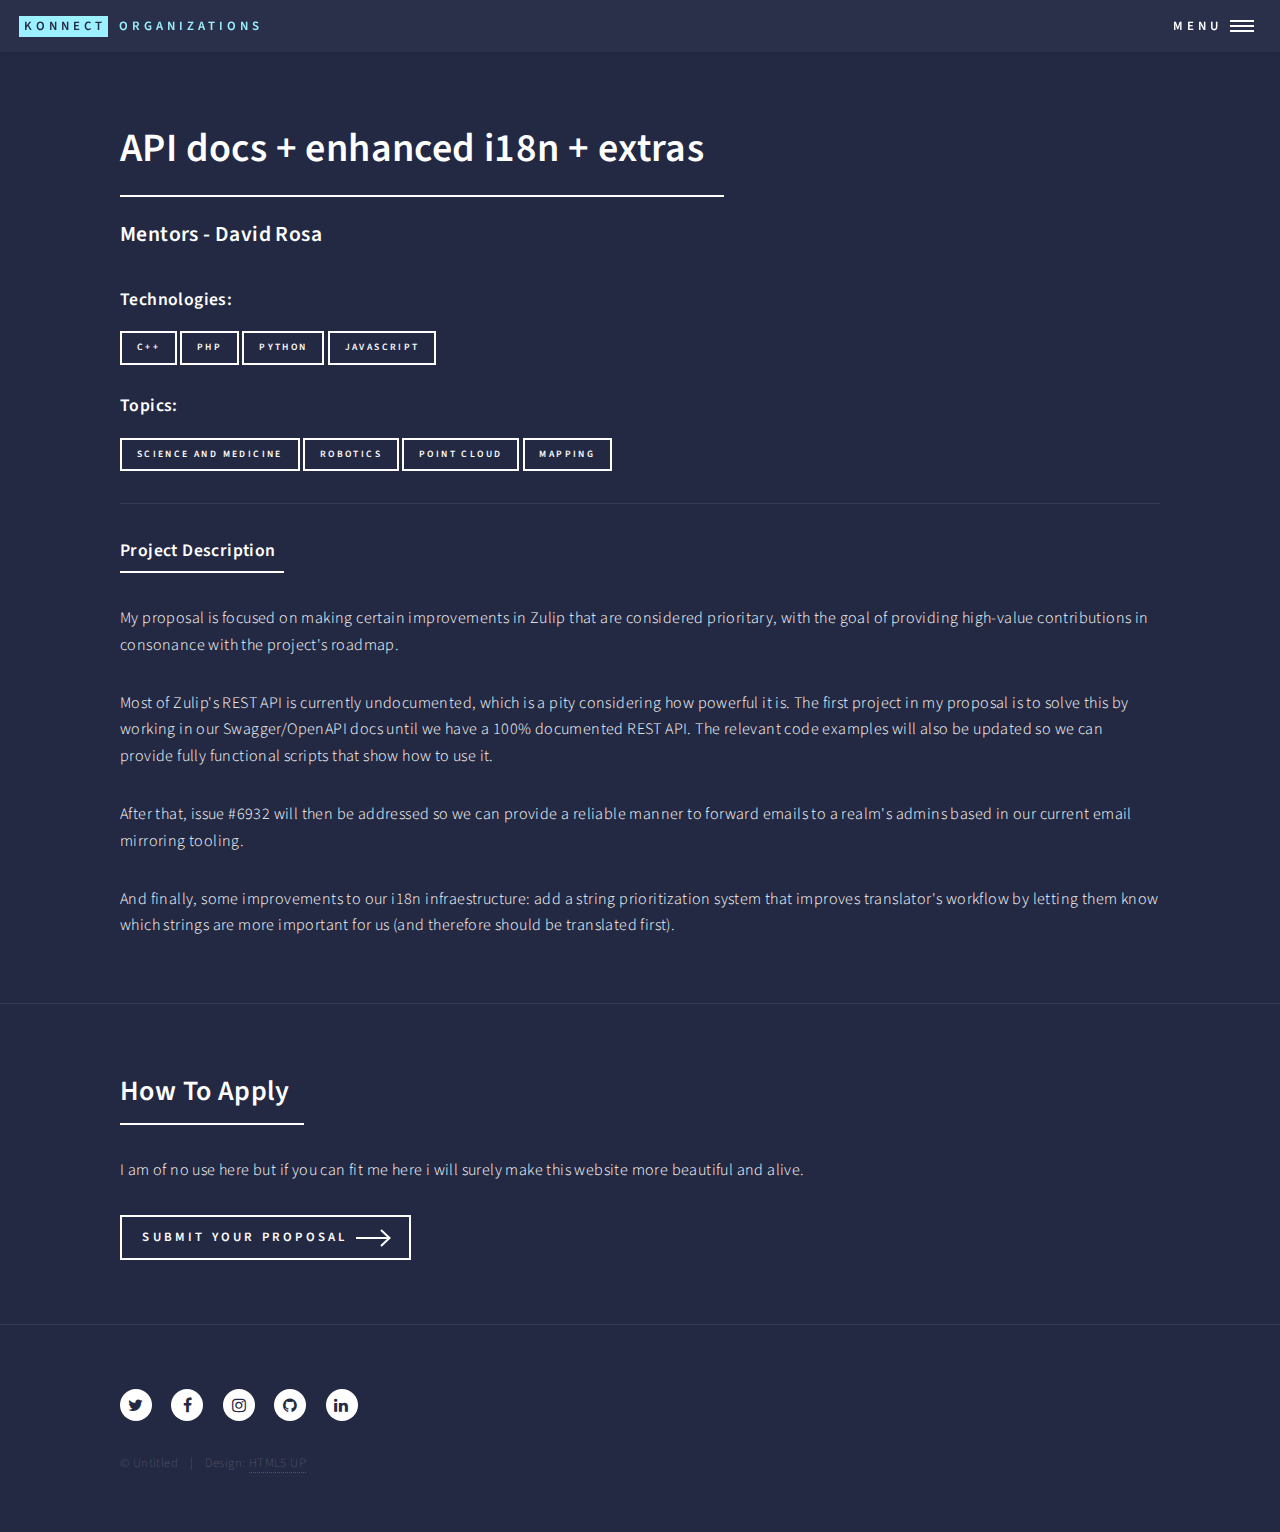
<file: generic.html>
<!DOCTYPE HTML>
<!--
	Forty by HTML5 UP
	html5up.net | @ajlkn
	Free for personal and commercial use under the CCA 3.0 license (html5up.net/license)
-->
<html>
	<head>
		<title>API docs + enhanced i18n + extras|Zulip</title>
		<meta charset="utf-8" />
		<meta name="viewport" content="width=device-width, initial-scale=1, user-scalable=no" />
		<link rel="stylesheet" href="assets/css/main.css" />
		<noscript><link rel="stylesheet" href="assets/css/noscript.css" /></noscript>
	</head>
	<body class="is-preload">

		<!-- Wrapper -->
			<div id="wrapper">

				<!-- Header -->
					<header id="header">
						<a href="index.html" class="logo"><strong>Konnect</strong> <span> Organizations</span></a>
						<nav>
							<a href="#menu">Menu</a>
						</nav>
					</header>

				<!-- Menu -->
					<nav id="menu">
						<ul class="links">
							<li><a href="#">Home</a></li>
							<li><a href="index.html">Organizations</a></li>
						</ul>
						<ul class="actions stacked">
							<li><a href="#" class="button primary fit">Sign Up</a></li>
							<li><a href="#" class="button fit">Log In</a></li>
						</ul>
					</nav>

				<!-- Main -->
					<div id="main" class="alt">

						<!-- One -->
							<section id="one">
								<div class="inner">
									<header class="major">
										<h1>API docs + enhanced i18n + extras</h1>
                                        <h3> Mentors - David Rosa</h3>
                                    </header>

									<!--<span class="image main"><img src="images/pic11.jpg" alt="" /></span>-->
                                    <span>
                                        <h4>Technologies:</h4>
                                    <a href="#" class="button small">C++</a>
                                    <a href="#" class="button small">php</a>
                                    <a href="#" class="button small">Python</a>
                                    <a href="#" class="button small">JavaScript</a>
                                    </span>
                                    <br><br>
                                    <span>
                                        <h4>Topics:</h4>
                                    <a href="#" class="button small">Science and Medicine</a>
                                    <a href="#" class="button small">Robotics</a>
                                    <a href="#" class="button small">Point Cloud</a>
                                    <a href="#" class="button small">Mapping</a>
                                    </span>
                                    <hr>

                                    <header class="major">
                                        <h4>Project Description</h4>
                                    </header>
									<p>My proposal is focused on making certain improvements in Zulip that are considered prioritary, with the goal of providing high-value contributions in consonance with the project's roadmap.</p>
									<p>Most of Zulip's REST API is currently undocumented, which is a pity considering how powerful it is. The first project in my proposal is to solve this by working in our Swagger/OpenAPI docs until we have a 100% documented REST API. The relevant code examples will also be updated so we can provide fully functional scripts that show how to use it.</p>
									<p>After that, issue #6932 will then be addressed so we can provide a reliable manner to forward emails to a realm's admins based in our current email mirroring tooling.</p>
									<p>And finally, some improvements to our i18n infraestructure: add a string prioritization system that improves translator's workflow by letting them know which strings are more important for us (and therefore should be translated first).</p>
								</div>
							</section>


                        <!--last para-->
                        <!-- Three -->
                        <section id="three">
                            <div class="inner">
                                <header class="major">
                                    <h2>How To Apply</h2>
                                </header>
                                <p>I am of no use here but if you can fit me here i will surely make this website more beautiful and alive.</p>
                                <ul class="actions">
                                    <li><a href="#" class="button next">Submit Your Proposal</a></li>
                                </ul>
                            </div>
                        </section>
					</div>


				<!-- Footer -->
					<footer id="footer">
						<div class="inner">
							<ul class="icons">
								<li><a href="#" class="icon alt fa-twitter"><span class="label">Twitter</span></a></li>
								<li><a href="#" class="icon alt fa-facebook"><span class="label">Facebook</span></a></li>
								<li><a href="#" class="icon alt fa-instagram"><span class="label">Instagram</span></a></li>
								<li><a href="#" class="icon alt fa-github"><span class="label">GitHub</span></a></li>
								<li><a href="#" class="icon alt fa-linkedin"><span class="label">LinkedIn</span></a></li>
							</ul>
							<ul class="copyright">
								<li>&copy; Untitled</li><li>Design: <a href="https://html5up.net">HTML5 UP</a></li>
							</ul>
						</div>
					</footer>

			</div>

		<!-- Scripts -->
			<script src="assets/js/jquery.min.js"></script>
			<script src="assets/js/jquery.scrolly.min.js"></script>
			<script src="assets/js/jquery.scrollex.min.js"></script>
			<script src="assets/js/browser.min.js"></script>
			<script src="assets/js/breakpoints.min.js"></script>
			<script src="assets/js/util.js"></script>
			<script src="assets/js/main.js"></script>

	</body>
</html>
</file>
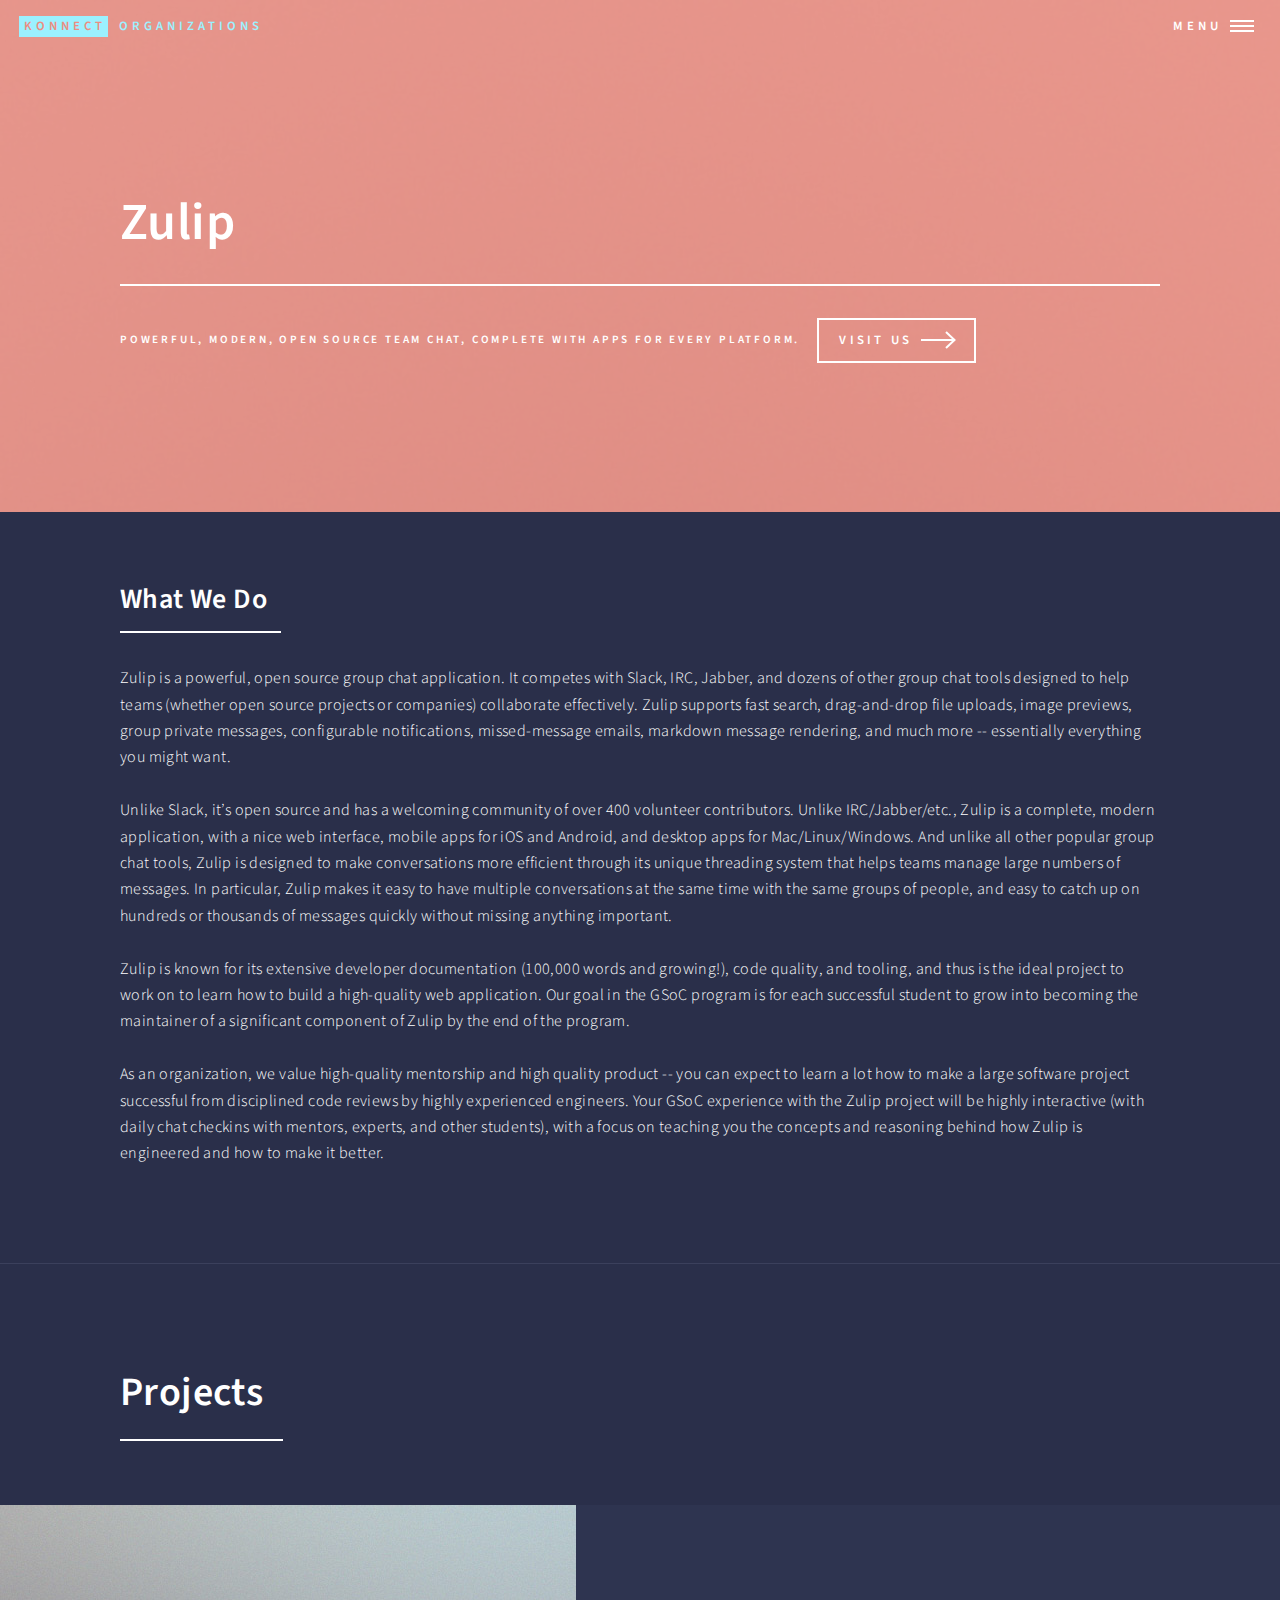
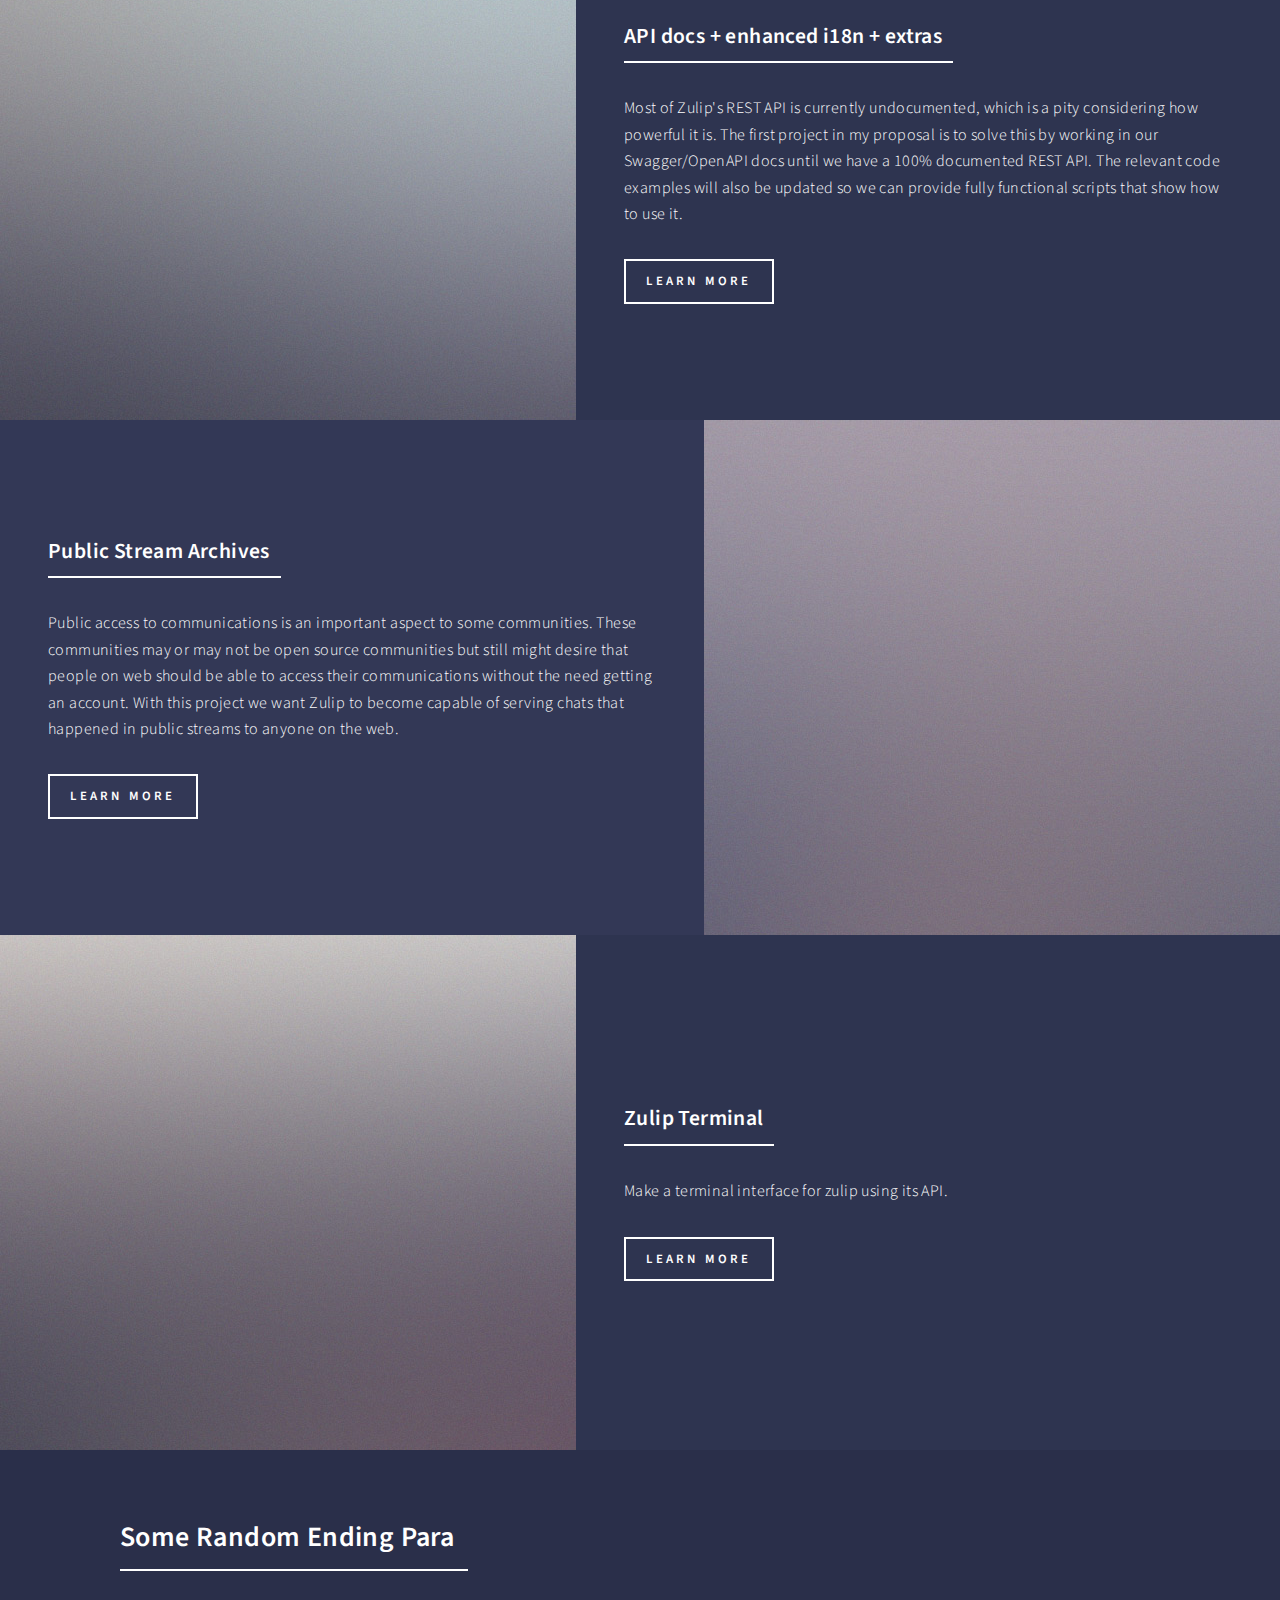
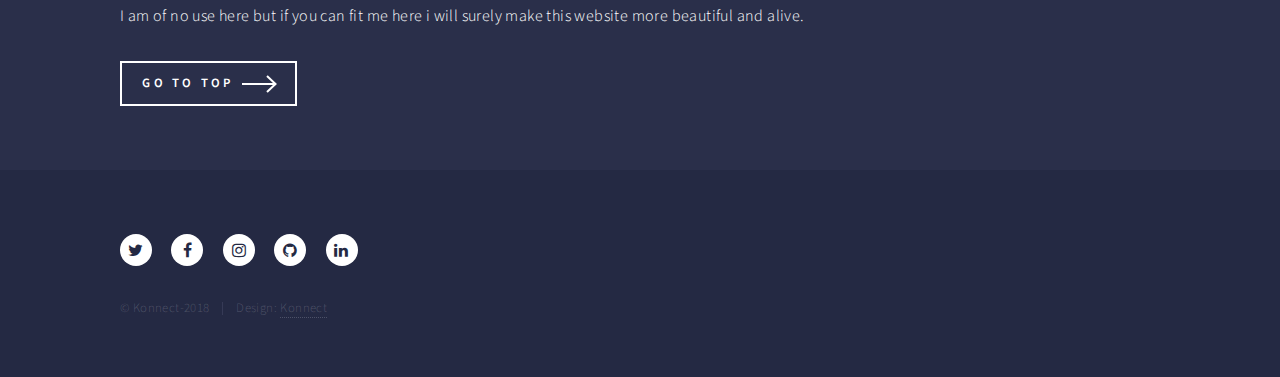
<file: landing.html>
<!DOCTYPE HTML>
<html>
	<head>
		<title>Zulip|Konnect</title>
		<meta charset="utf-8" />
		<meta name="viewport" content="width=device-width, initial-scale=1, user-scalable=no" />
		<link rel="stylesheet" href="assets/css/main.css" />
		<noscript><link rel="stylesheet" href="assets/css/noscript.css" /></noscript>
	</head>
	<body class="is-preload">

		<!-- Wrapper -->
			<div id="wrapper">

				<!-- Header -->
				<!-- Note: The "styleN" class below should match that of the banner element. -->
					<header id="header" class="alt style3">
						<a href="index.html" class="logo"><strong>Konnect</strong><span> Organizations</span></a>
						<nav>
							<a href="#menu">Menu</a>
						</nav>
					</header>

				<!-- Menu -->
                <nav id="menu">
                    <ul class="links">
                        <li><a href="#">Home</a></li>
                        <li><a href="index.html">Organizations</a></li>
                    </ul>
                    <ul class="actions stacked">
                        <li><a href="#" class="button primary fit">Sign Up</a></li>
                        <li><a href="#" class="button fit">Log In</a></li>
                    </ul>
                </nav>

				<!-- Banner -->
				<!-- Note: The "styleN" class below should match that of the header element. -->
					<section id="banner" class="style3">
						<div class="inner">
							<span class="image">
								<img src="images/pic01.jpg" alt="" />
							</span>
							<header class="major">
								<h1>Zulip</h1>
							</header>
							<div class="content">
								<p>Powerful, modern, open source team chat, complete with apps for every platform.</p>
                                <ul class="actions">
                                    <li><a href="https://zulip.com" class="button next scrolly" target="_blank">Visit Us</a></li>
                                </ul>
							</div>
						</div>
					</section>

				<!-- Main -->
					<div id="main">

						<!-- One -->
							<section id="one">
								<div class="inner">
									<header class="major">
										<h2>What We Do</h2>
									</header>
									<p>
                                        Zulip is a powerful, open source group chat application. It competes with Slack, IRC, Jabber, and dozens of other group chat tools designed to help teams (whether open source projects or companies) collaborate effectively. Zulip supports fast search, drag-and-drop file uploads, image previews, group private messages, configurable notifications, missed-message emails, markdown message rendering, and much more -- essentially everything you might want.
                                        <br><br>
                                        Unlike Slack, it’s open source and has a welcoming community of over 400 volunteer contributors. Unlike IRC/Jabber/etc., Zulip is a complete, modern application, with a nice web interface, mobile apps for iOS and Android, and desktop apps for Mac/Linux/Windows. And unlike all other popular group chat tools, Zulip is designed to make conversations more efficient through its unique threading system that helps teams manage large numbers of messages. In particular, Zulip makes it easy to have multiple conversations at the same time with the same groups of people, and easy to catch up on hundreds or thousands of messages quickly without missing anything important.
                                        <br><br>
                                        Zulip is known for its extensive developer documentation (100,000 words and growing!), code quality, and tooling, and thus is the ideal project to work on to learn how to build a high-quality web application. Our goal in the GSoC program is for each successful student to grow into becoming the maintainer of a significant component of Zulip by the end of the program.
                                        <br><br>
                                        As an organization, we value high-quality mentorship and high quality product -- you can expect to learn a lot how to make a large software project successful from disciplined code reviews by highly experienced engineers. Your GSoC experience with the Zulip project will be highly interactive (with daily chat checkins with mentors, experts, and other students), with a focus on teaching you the concepts and reasoning behind how Zulip is engineered and how to make it better.
                                    </p>

								</div>
                                <hr>
                                <div class="inner">
                                    <header class="major">
                                        <h1>Projects</h1>
                                    </header>


                                </div>
							</section>



                        <!--Projects-->
						<!-- Two -->
							<section id="two" class="spotlights">
								<section>
									<a href="generic.html" class="image">
										<img src="images/pic08.jpg" alt="" data-position="center center" />
									</a>
									<div class="content">
										<div class="inner">
											<header class="major">
                                                <h3> <a href="generic.html">API docs + enhanced i18n + extras</a></h3>
											</header>
											<p>
                                                Most of Zulip's REST API is currently undocumented, which is a pity considering how powerful it is. The first project in my proposal is to solve this by working in our Swagger/OpenAPI docs until we have a 100% documented REST API. The relevant code examples will also be updated so we can provide fully functional scripts that show how to use it.
                                            </p>
											<ul class="actions">
												<li><a href="generic.html" class="button">Learn more</a></li>
											</ul>
										</div>
									</div>
								</section>
								<section>
									<a href="generic.html" class="image">
										<img src="images/pic09.jpg" alt="" data-position="top center" />
									</a>
									<div class="content">
										<div class="inner">
											<header class="major">
                                                <h3> <a href="generic.html">Public Stream Archives</a></h3>
											</header>
											<p>
                                                Public access to communications is an important aspect to some communities. These communities may or may not be open source communities but still might desire that people on web should be able to access their communications without the need getting an account. With this project we want Zulip to become capable of serving chats that happened in public streams to anyone on the web.
                                            </p>
											<ul class="actions">
												<li><a href="generic.html" class="button">Learn more</a></li>
											</ul>
										</div>
									</div>
								</section>
								<section>
									<a href="generic.html" class="image">
										<img src="images/pic10.jpg" alt="" data-position="25% 25%" />
									</a>
									<div class="content">
										<div class="inner">
											<header class="major">
                                                <h3> <a href="generic.html">Zulip Terminal</a></h3>
											</header>
											<p>
                                                Make a terminal interface for zulip using its API.
                                            </p>
											<ul class="actions">
												<li><a href="generic.html" class="button">Learn more</a></li>
											</ul>
										</div>
									</div>
								</section>
							</section>



                        <!--last para-->
						<!-- Three -->
							<section id="three">
                                <div class="inner">
                                    <header class="major">
                                        <h2>Some Random Ending Para</h2>
                                    </header>
                                    <p>I am of no use here but if you can fit me here i will surely make this website more beautiful and alive.</p>
                                    <ul class="actions">
                                        <li><a href="landing.html" class="button next">Go to top</a></li>
                                    </ul>
                                </div>
							</section>

					</div>



				<!-- Footer -->
                <footer id="footer">
                    <div class="inner">
                        <ul class="icons">
                            <li><a href="#" class="icon alt fa-twitter"><span class="label">Twitter</span></a></li>
                            <li><a href="#" class="icon alt fa-facebook"><span class="label">Facebook</span></a></li>
                            <li><a href="#" class="icon alt fa-instagram"><span class="label">Instagram</span></a></li>
                            <li><a href="#" class="icon alt fa-github"><span class="label">GitHub</span></a></li>
                            <li><a href="#" class="icon alt fa-linkedin"><span class="label">LinkedIn</span></a></li>
                        </ul>
                        <ul class="copyright">
                            <li>&copy; Konnect-2018</li><li>Design: <a href="https://html5up.net">Konnect</a></li>
                        </ul>
                    </div>
                </footer>

			</div>

		<!-- Scripts -->
			<script src="assets/js/jquery.min.js"></script>
			<script src="assets/js/jquery.scrolly.min.js"></script>
			<script src="assets/js/jquery.scrollex.min.js"></script>
			<script src="assets/js/browser.min.js"></script>
			<script src="assets/js/breakpoints.min.js"></script>
			<script src="assets/js/util.js"></script>
			<script src="assets/js/main.js"></script>

	</body>
</html>
</file>
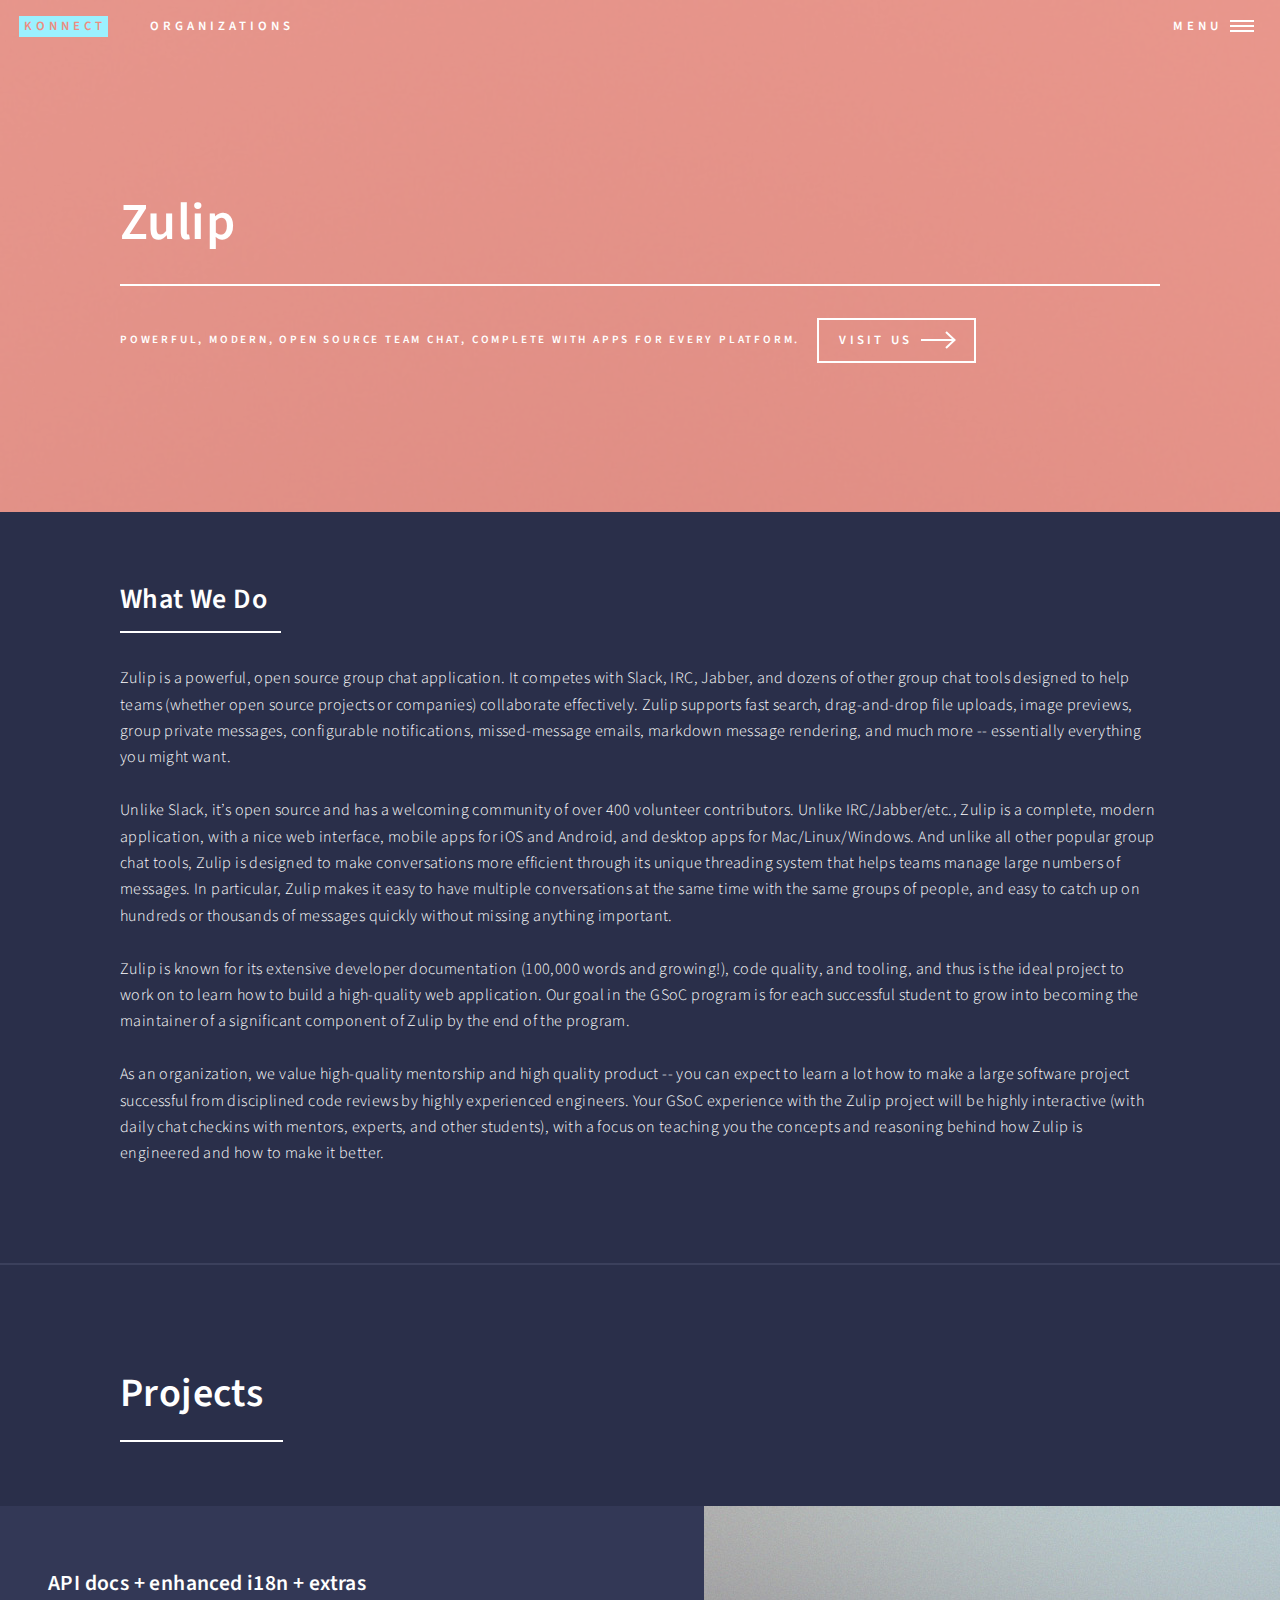
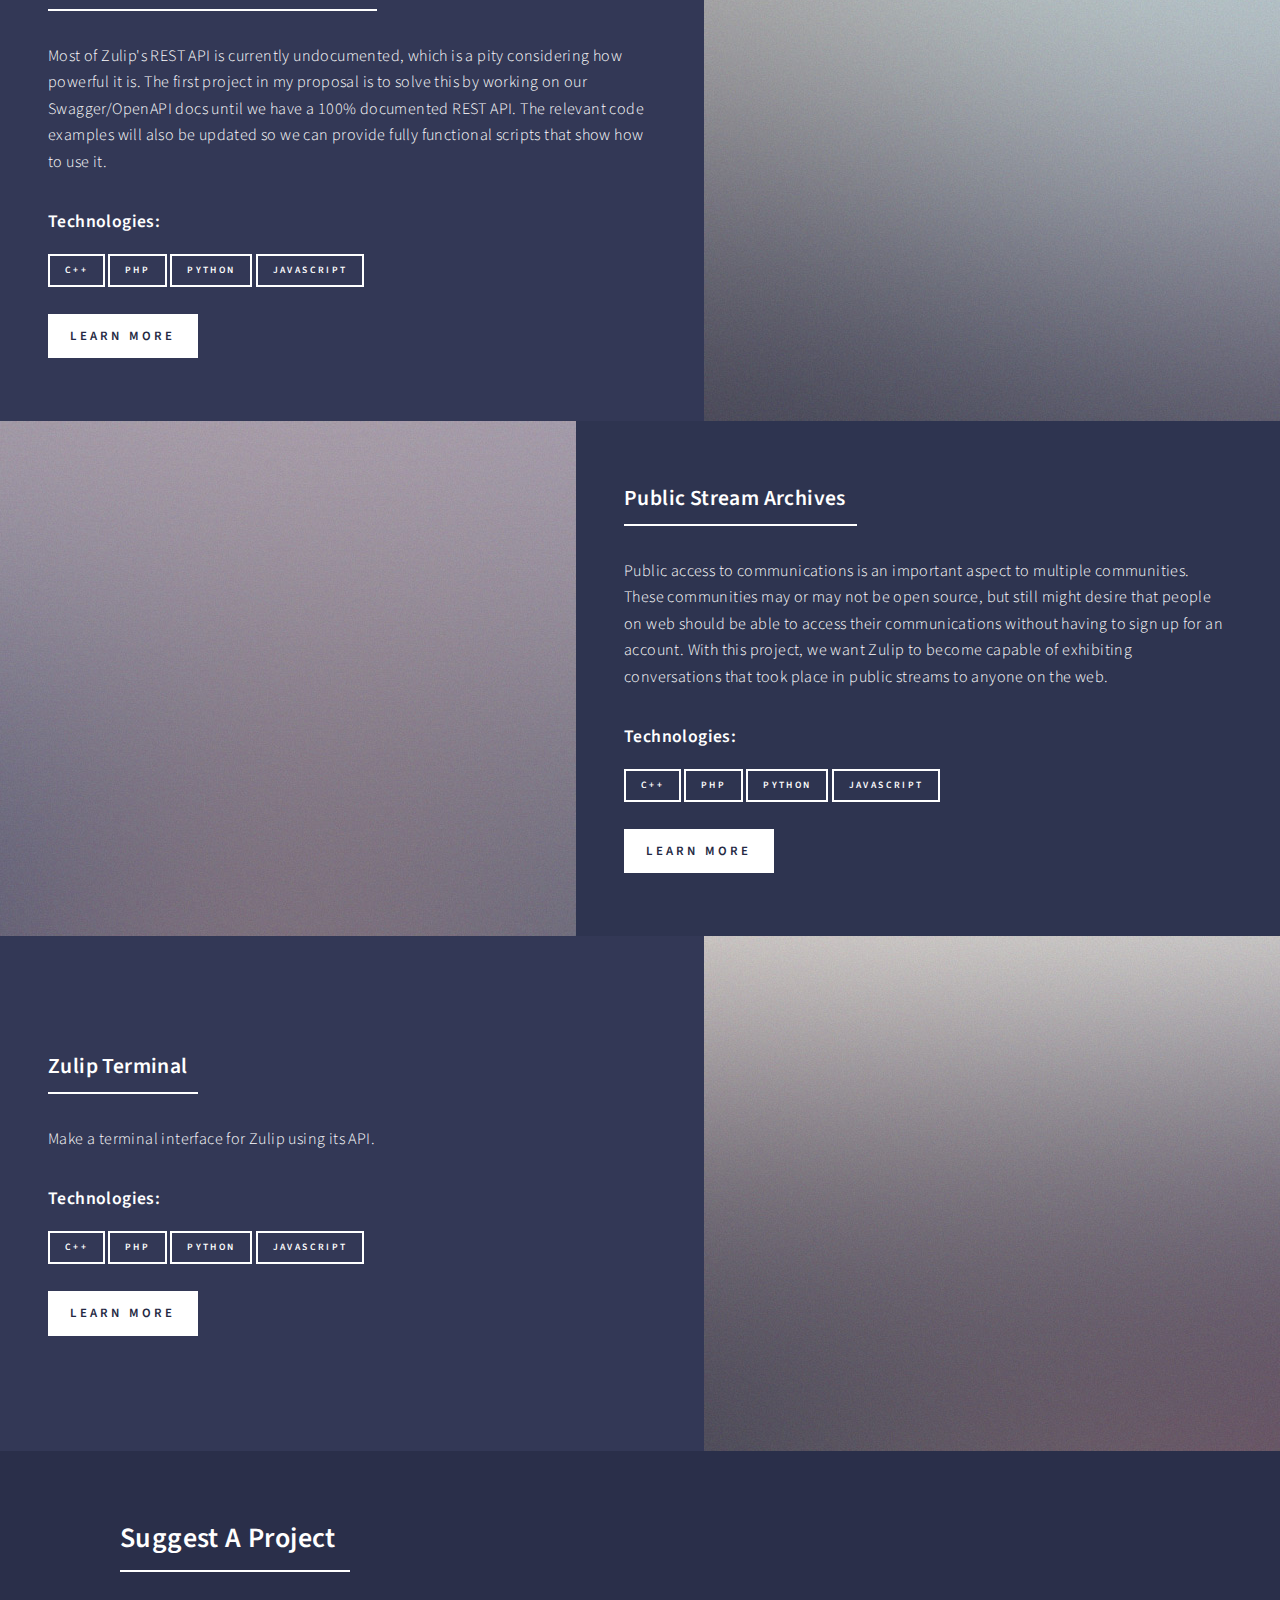
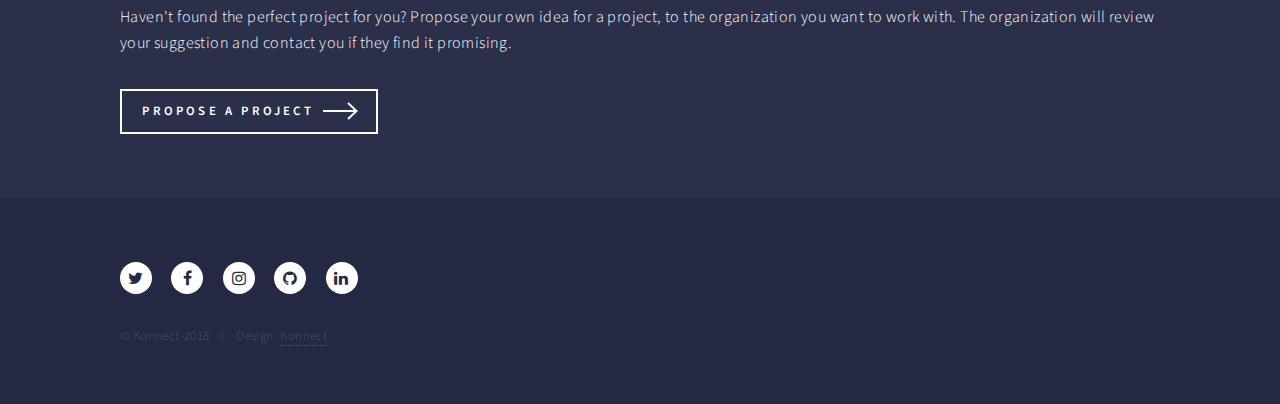
<file: organization_page.html>
<!DOCTYPE HTML>
<html>
	<head>
		<title>Zulip|Konnect</title>
		<meta charset="utf-8" />
		<meta name="viewport" content="width=device-width, initial-scale=1, user-scalable=no" />
		<link rel="stylesheet" href="assets/css/main.css" />
		<noscript><link rel="stylesheet" href="assets/css/noscript.css" /></noscript>
	</head>
	<body class="is-preload">

		<!-- Wrapper -->
			<div id="wrapper">

				<!-- Header -->
				<!-- Note: The "styleN" class below should match that of the banner element. -->
					<header id="header" class="alt style3">
                        <a href="index.html" class="logo"><strong>Konnect</strong></a><a href="organizations.html" class="logo"> Organizations</a>
						<nav>
							<a href="#menu">Menu</a>
						</nav>
					</header>

				<!-- Menu -->
                <nav id="menu">
                    <ul class="links">
						<li><a href="index.html">Home</a></li>
                        <li><a href="organizations.html">Organizations</a></li>
                    </ul>
                    <ul class="actions stacked">
                        <li><a href="#" class="button primary fit">Sign Up</a></li>
                        <li><a href="#" class="button fit">Log In</a></li>
                    </ul>
                </nav>

				<!-- Banner -->
				<!-- Note: The "styleN" class below should match that of the header element. -->
					<section id="banner" class="style3">
						<div class="inner">
							<span class="image">
								<img src="images/pic01.jpg" alt="" />
							</span>
							<header class="major">
								<h1>Zulip</h1>
							</header>
							<div class="content">
								<p>Powerful, modern, open source team chat, complete with apps for every platform.</p>
                                <ul class="actions">
                                    <li><a href="https://zulip.com" class="button next scrolly" target="_blank">Visit Us</a></li>
                                </ul>
							</div>
						</div>
					</section>

				<!-- Main -->
					<div id="main">

						<!-- One -->
							<section id="one">
								<div class="inner">
									<header class="major">
										<h2>What We Do</h2>
									</header>
									<p>
                                        Zulip is a powerful, open source group chat application. It competes with Slack, IRC, Jabber, and dozens of other group chat tools designed to help teams (whether open source projects or companies) collaborate effectively. Zulip supports fast search, drag-and-drop file uploads, image previews, group private messages, configurable notifications, missed-message emails, markdown message rendering, and much more -- essentially everything you might want.
                                        <br><br>
                                        Unlike Slack, it’s open source and has a welcoming community of over 400 volunteer contributors. Unlike IRC/Jabber/etc., Zulip is a complete, modern application, with a nice web interface, mobile apps for iOS and Android, and desktop apps for Mac/Linux/Windows. And unlike all other popular group chat tools, Zulip is designed to make conversations more efficient through its unique threading system that helps teams manage large numbers of messages. In particular, Zulip makes it easy to have multiple conversations at the same time with the same groups of people, and easy to catch up on hundreds or thousands of messages quickly without missing anything important.
                                        <br><br>
                                        Zulip is known for its extensive developer documentation (100,000 words and growing!), code quality, and tooling, and thus is the ideal project to work on to learn how to build a high-quality web application. Our goal in the GSoC program is for each successful student to grow into becoming the maintainer of a significant component of Zulip by the end of the program.
                                        <br><br>
                                        As an organization, we value high-quality mentorship and high quality product -- you can expect to learn a lot how to make a large software project successful from disciplined code reviews by highly experienced engineers. Your GSoC experience with the Zulip project will be highly interactive (with daily chat checkins with mentors, experts, and other students), with a focus on teaching you the concepts and reasoning behind how Zulip is engineered and how to make it better.
                                    </p>

								</div>

							</section>

<hr/>

                        <!--Projects-->
						<!-- Two -->
							<section id="two" class="spotlights">
                                <div class="inner">
                                    <header class="major">
                                        <h1>Projects</h1>
                                    </header>
                                </div>
								<section>
									<a href="project_page.html" class="image">
										<img src="images/pic08.jpg" alt="" data-position="center center" />
									</a>
									<div class="content">
										<div class="inner">
											<header class="major">
                                                <h3> <a href="project_page.html">API docs + enhanced i18n + extras</a></h3>
											</header>
											<p>
                                                Most of Zulip's REST API is currently undocumented, which is a pity considering how powerful it is. The first project in my proposal is to solve this by working on our Swagger/OpenAPI docs until we have a 100% documented REST API. The relevant code examples will also be updated so we can provide fully functional scripts that show how to use it.
                                            </p>
											<span>
                                        <h4>Technologies:</h4>
                                    <a href="#" class="button small">C++</a>
                                    <a href="#" class="button small">php</a>
                                    <a href="#" class="button small">Python</a>
                                    <a href="#" class="button small">JavaScript</a>
                                    </span>
                                            <br><br>
											<ul class="actions">
												<li><a href="project_page.html" class="button primary">Learn more</a></li>
											</ul>
										</div>
									</div>
								</section>
								<section>
									<a href="project_page.html" class="image">
										<img src="images/pic09.jpg" alt="" data-position="top center" />
									</a>
									<div class="content">
										<div class="inner">
											<header class="major">
                                                <h3> <a href="project_page.html">Public Stream Archives</a></h3>
											</header>
											<p>
                                                Public access to communications is an important aspect to multiple communities. These communities may or may not be open source, but still might desire that people on web should be able to access their communications without having to sign up for an account. With this project, we want Zulip to become capable of exhibiting conversations that took place in public streams to anyone on the web.
                                            </p>
											<span>
                                        <h4>Technologies:</h4>
                                    <a href="#" class="button small">C++</a>
                                    <a href="#" class="button small">php</a>
                                    <a href="#" class="button small">Python</a>
                                    <a href="#" class="button small">JavaScript</a>
                                    </span>
                                            <br><br>
											<ul class="actions">
												<li><a href="project_page.html" class="button primary">Learn more</a></li>
											</ul>
										</div>
									</div>
								</section>
								<section>
									<a href="project_page.html" class="image">
										<img src="images/pic10.jpg" alt="" data-position="25% 25%" />
									</a>
									<div class="content">
										<div class="inner">
											<header class="major">
                                                <h3> <a href="project_page.html">Zulip Terminal</a></h3>
											</header>
											<p>
                                                Make a terminal interface for Zulip using its API.
                                            </p>
											<span>
                                        <h4>Technologies:</h4>
                                    <a href="#" class="button small">C++</a>
                                    <a href="#" class="button small">php</a>
                                    <a href="#" class="button small">Python</a>
                                    <a href="#" class="button small">JavaScript</a>
                                    </span>
                                            <br><br>
											<ul class="actions">
												<li><a href="project_page.html" class="button primary">Learn more</a></li>
											</ul>
										</div>
									</div>
								</section>
							</section>



                        <!--last para-->
						<!-- Three -->
							<section id="three">
                                <div class="inner">
                                    <header class="major">
                                        <h2>Suggest A Project</h2>
                                    </header>
                                    <p>Haven't found the perfect project for you? Propose your own idea for a project, to the organization you want to work with.
									The organization will review your suggestion and contact you if they find it promising.</p>
                                    <ul class="actions">
                                        <li><a href="#" class="button next">Propose a Project</a></li>
                                    </ul>
                                </div>
							</section>

					</div>



				<!-- Footer -->
                <footer id="footer">
                    <div class="inner">
                        <ul class="icons">
                            <li><a href="#" class="icon alt fa-twitter"><span class="label">Twitter</span></a></li>
                            <li><a href="#" class="icon alt fa-facebook"><span class="label">Facebook</span></a></li>
                            <li><a href="#" class="icon alt fa-instagram"><span class="label">Instagram</span></a></li>
                            <li><a href="#" class="icon alt fa-github"><span class="label">GitHub</span></a></li>
                            <li><a href="#" class="icon alt fa-linkedin"><span class="label">LinkedIn</span></a></li>
                        </ul>
                        <ul class="copyright">
                            <li>&copy; Konnect-2018</li><li>Design: <a href="https://html5up.net">Konnect</a></li>
                        </ul>
                    </div>
                </footer>

			</div>

		<!-- Scripts -->
			<script src="assets/js/jquery.min.js"></script>
			<script src="assets/js/jquery.scrolly.min.js"></script>
			<script src="assets/js/jquery.scrollex.min.js"></script>
			<script src="assets/js/browser.min.js"></script>
			<script src="assets/js/breakpoints.min.js"></script>
			<script src="assets/js/util.js"></script>
			<script src="assets/js/main.js"></script>

	</body>
</html>
</file>
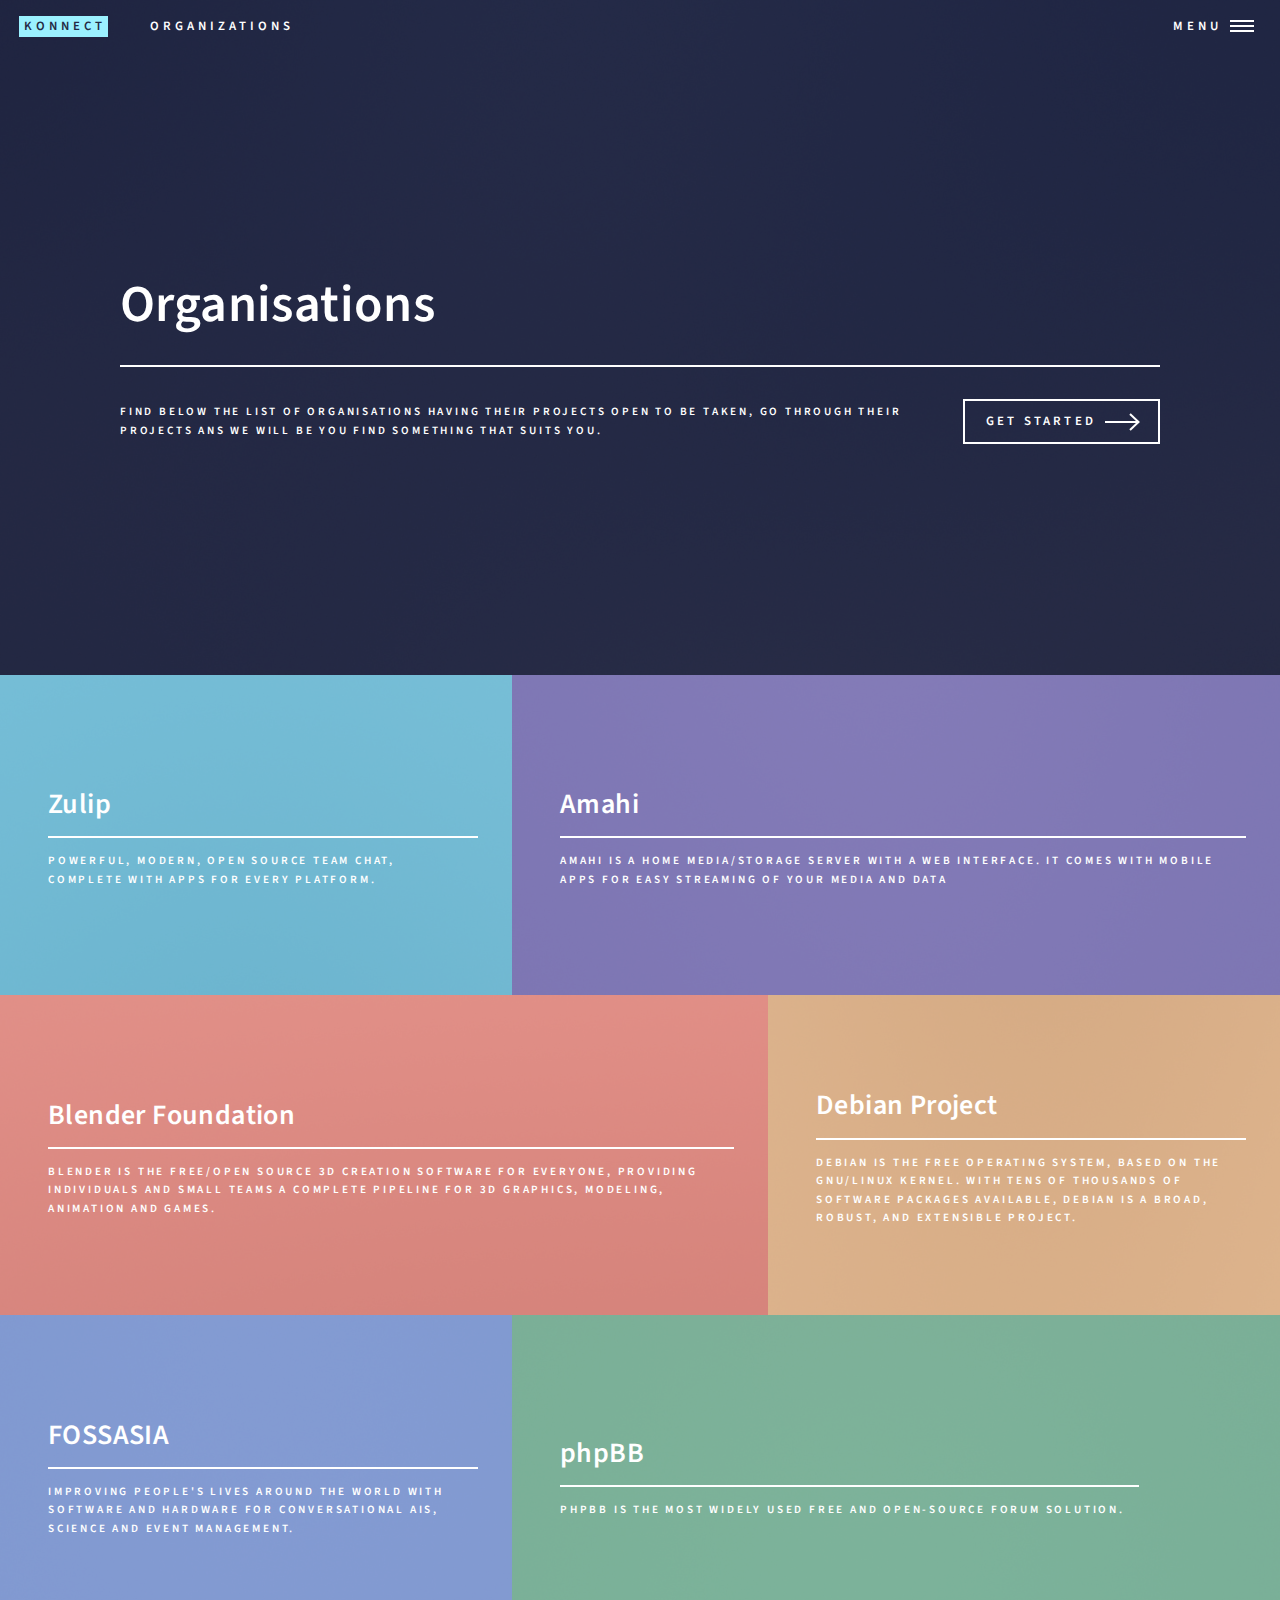
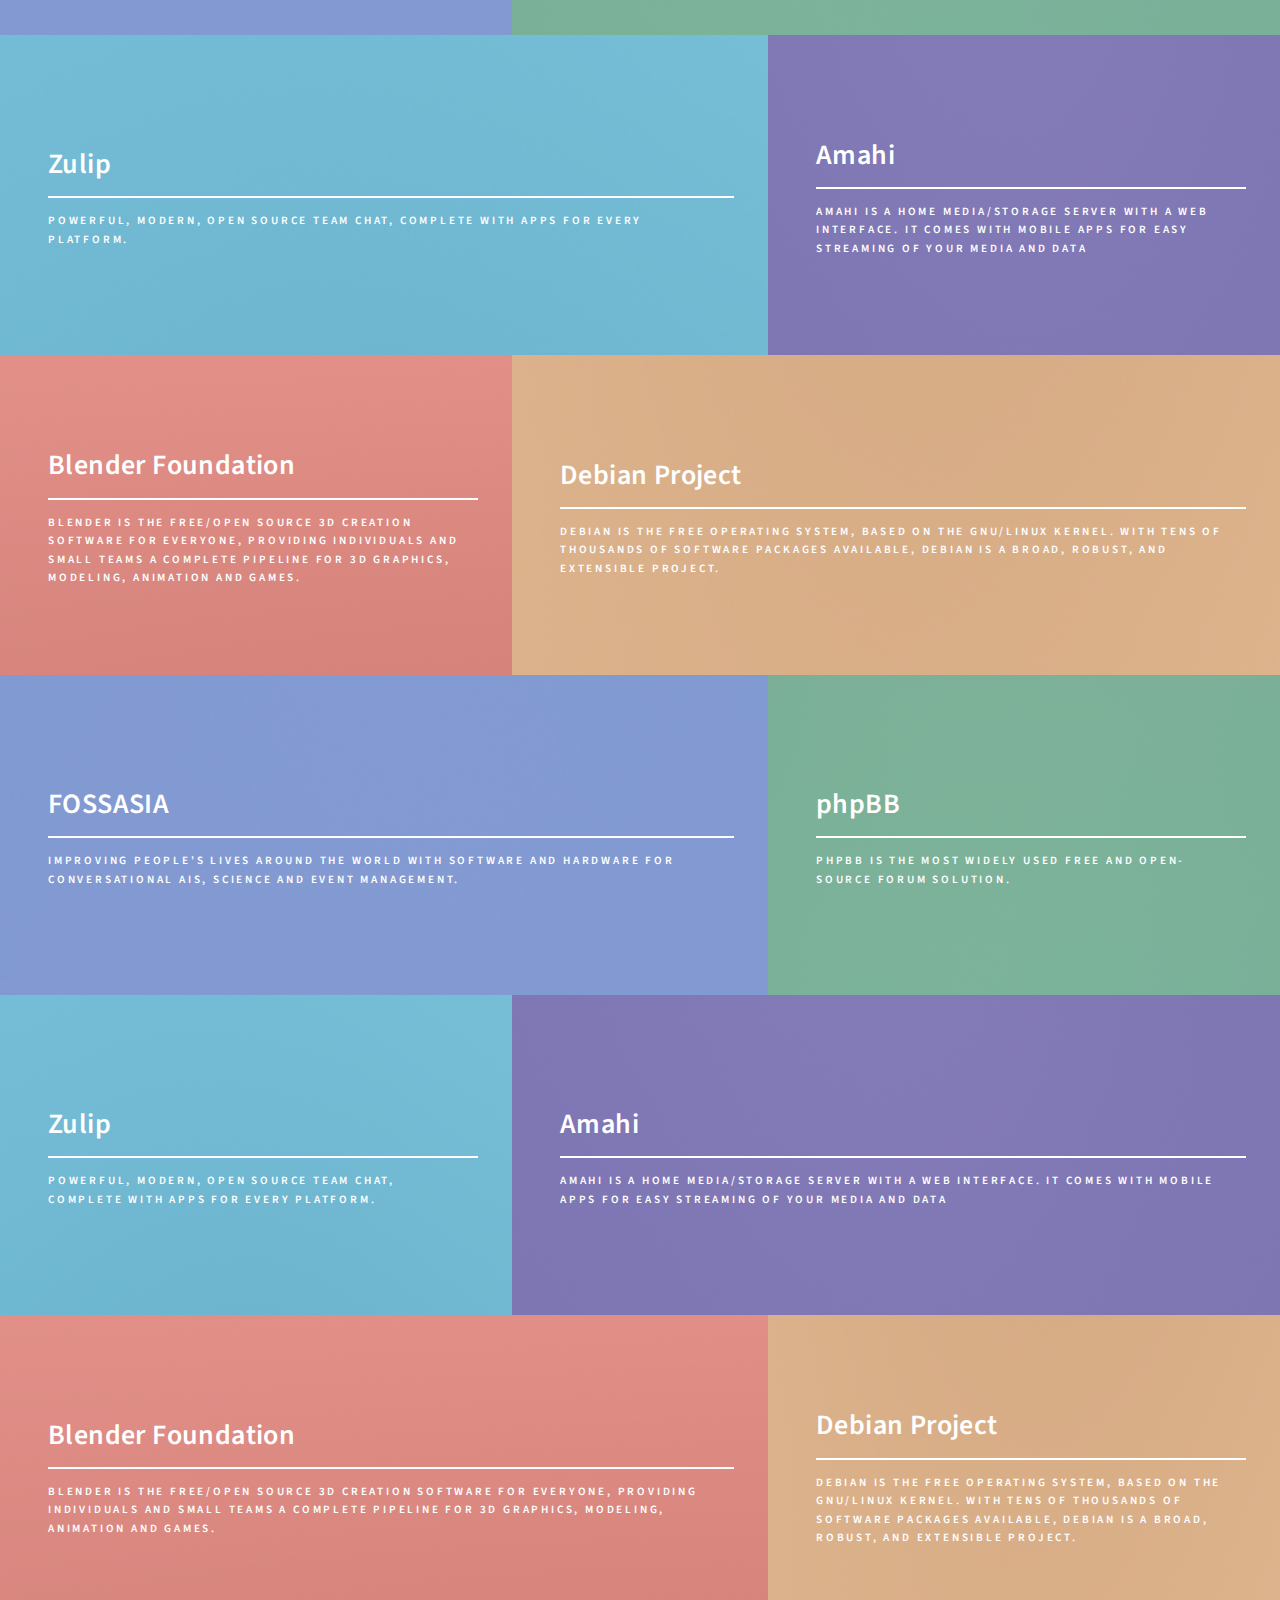
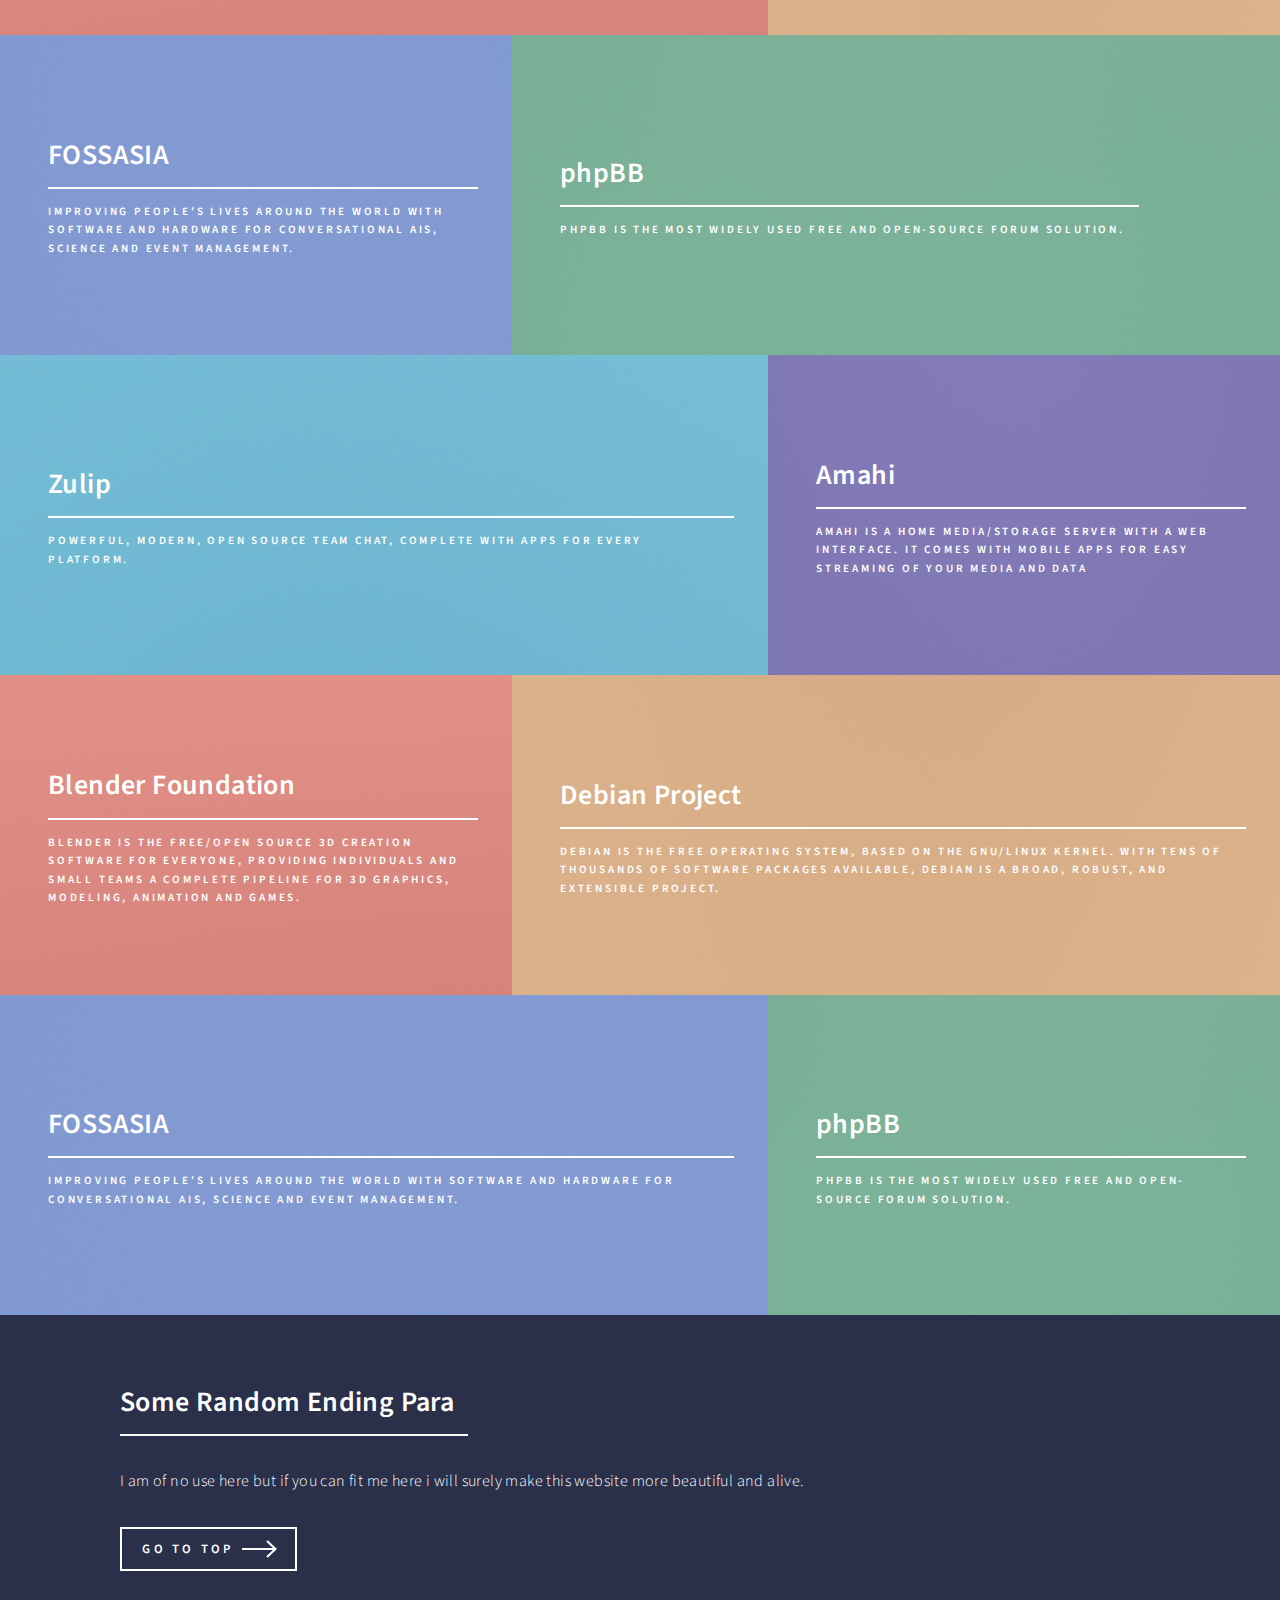
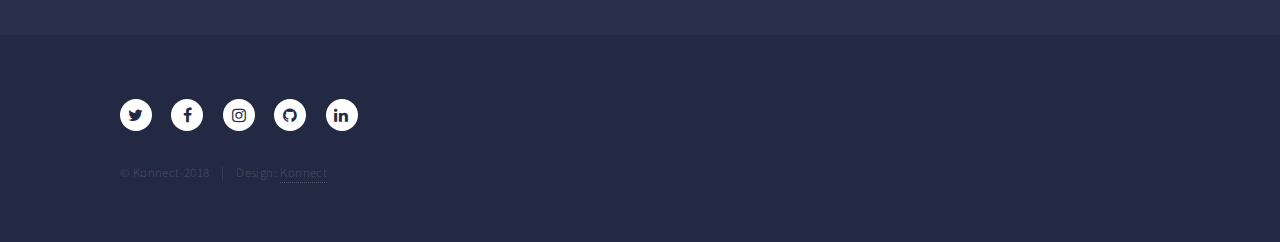
<file: organizations.html>
<!DOCTYPE HTML>

<html>
	<head>
		<title>Organisations|Konnect</title>
		<meta charset="utf-8" />
		<meta name="viewport" content="width=device-width, initial-scale=1, user-scalable=no" />
		<link rel="stylesheet" href="assets/css/main.css" />
		<noscript><link rel="stylesheet" href="assets/css/noscript.css" /></noscript>
	</head>
	<body class="is-preload">

		<!-- Wrapper -->
			<div id="wrapper">

				<!-- Header -->
					<header id="header" class="alt">
						<a href="index.html" class="logo"><strong>Konnect</strong></a><a href="organizations.html" class="logo"> Organizations</a>
						<nav>
							<a href="#menu">Menu</a>
						</nav>
					</header>

				<!-- Menu -->
                <nav id="menu">
                    <ul class="links">
                        <li><a href="index.html">Home</a></li>
                        <li><a href="organizations.html">Organizations</a></li>
                    </ul>
                    <ul class="actions stacked">
                        <li><a href="#" class="button primary fit">Sign Up</a></li>
                        <li><a href="#" class="button fit">Log In</a></li>
                    </ul>
                </nav>

				<!-- Banner -->
					<section id="banner" class="major">
						<div class="inner">
							<header class="major">
								<h1>Organisations</h1>
							</header>
							<div class="content">
								<p>Find below the list of organisations having their projects open to be taken, go through their projects
									ans we will be you find something that suits you.</p>
								<ul class="actions">
									<li><a href="#one" class="button next scrolly">Get Started</a></li>
								</ul>
							</div>
						</div>
					</section>






				<!-- Main -->
					<div id="main">

						<!-- One -->
							<section id="one" class="tiles">
								<article>
									<span class="image">
										<img src="images/pic01.jpg" alt="" />
									</span>
									<header class="major">
										<h3><a href="organization_page.html" class="link">Zulip</a></h3>
										<p>Powerful, modern, open source team chat, complete with apps for every platform.</p>
									</header>
								</article>
								<article>
									<span class="image">
										<img src="images/pic02.jpg" alt="" />
									</span>
									<header class="major">
										<h3><a href="organization_page.html" class="link">Amahi</a></h3>
										<p>Amahi is a home media/storage server with a web interface. It comes with mobile apps for easy streaming of your media and data</p>
									</header>
								</article>
								<article>
									<span class="image">
										<img src="images/pic03.jpg" alt="" />
									</span>
									<header class="major">
										<h3><a href="organization_page.html" class="link">Blender Foundation</a></h3>
										<p>Blender is the free/open source 3D creation software for everyone, providing individuals and small teams a complete pipeline for 3D graphics, modeling, animation and games.</p>
									</header>
								</article>
								<article>
									<span class="image">
										<img src="images/pic04.jpg" alt="" />
									</span>
									<header class="major">
										<h3><a href="organization_page.html" class="link">Debian Project</a></h3>
										<p>Debian is the free operating system, based on the GNU/Linux kernel. With tens of thousands of software packages available, Debian is a broad, robust, and extensible project.</p>
									</header>
								</article>
								<article>
									<span class="image">
										<img src="images/pic05.jpg" alt="" />
									</span>
									<header class="major">
										<h3><a href="organization_page.html" class="link">FOSSASIA</a></h3>
										<p>Improving people's lives around the world with software and hardware for conversational AIs, science and event management.</p>
									</header>
								</article>
								<article>
									<span class="image">
										<img src="images/pic06.jpg" alt="" />
									</span>
									<header class="major">
										<h3><a href="organization_page.html" class="link">phpBB</a></h3>
										<p>phpBB is the most widely used free and open-source forum solution.</p>
									</header>
								</article>
                                <article>
									<span class="image">
										<img src="images/pic01.jpg" alt="" />
									</span>
                                    <header class="major">
                                        <h3><a href="organization_page.html" class="link">Zulip</a></h3>
                                        <p>Powerful, modern, open source team chat, complete with apps for every platform.</p>
                                    </header>
                                </article>
                                <article>
									<span class="image">
										<img src="images/pic02.jpg" alt="" />
									</span>
                                    <header class="major">
                                        <h3><a href="organization_page.html" class="link">Amahi</a></h3>
                                        <p>Amahi is a home media/storage server with a web interface. It comes with mobile apps for easy streaming of your media and data</p>
                                    </header>
                                </article>
                                <article>
									<span class="image">
										<img src="images/pic03.jpg" alt="" />
									</span>
                                    <header class="major">
                                        <h3><a href="organization_page.html" class="link">Blender Foundation</a></h3>
                                        <p>Blender is the free/open source 3D creation software for everyone, providing individuals and small teams a complete pipeline for 3D graphics, modeling, animation and games.</p>
                                    </header>
                                </article>
                                <article>
									<span class="image">
										<img src="images/pic04.jpg" alt="" />
									</span>
                                    <header class="major">
                                        <h3><a href="organization_page.html" class="link">Debian Project</a></h3>
                                        <p>Debian is the free operating system, based on the GNU/Linux kernel. With tens of thousands of software packages available, Debian is a broad, robust, and extensible project.</p>
                                    </header>
                                </article>
                                <article>
									<span class="image">
										<img src="images/pic05.jpg" alt="" />
									</span>
                                    <header class="major">
                                        <h3><a href="organization_page.html" class="link">FOSSASIA</a></h3>
                                        <p>Improving people's lives around the world with software and hardware for conversational AIs, science and event management.</p>
                                    </header>
                                </article>
                                <article>
									<span class="image">
										<img src="images/pic06.jpg" alt="" />
									</span>
                                    <header class="major">
                                        <h3><a href="organization_page.html" class="link">phpBB</a></h3>
                                        <p>phpBB is the most widely used free and open-source forum solution.</p>
                                    </header>
                                </article>
                                <article>
									<span class="image">
										<img src="images/pic01.jpg" alt="" />
									</span>
                                <header class="major">
                                    <h3><a href="organization_page.html" class="link">Zulip</a></h3>
                                    <p>Powerful, modern, open source team chat, complete with apps for every platform.</p>
                                </header>
                            </article>
                                <article>
									<span class="image">
										<img src="images/pic02.jpg" alt="" />
									</span>
                                    <header class="major">
                                        <h3><a href="organization_page.html" class="link">Amahi</a></h3>
                                        <p>Amahi is a home media/storage server with a web interface. It comes with mobile apps for easy streaming of your media and data</p>
                                    </header>
                                </article>
                                <article>
									<span class="image">
										<img src="images/pic03.jpg" alt="" />
									</span>
                                    <header class="major">
                                        <h3><a href="organization_page.html" class="link">Blender Foundation</a></h3>
                                        <p>Blender is the free/open source 3D creation software for everyone, providing individuals and small teams a complete pipeline for 3D graphics, modeling, animation and games.</p>
                                    </header>
                                </article>
                                <article>
									<span class="image">
										<img src="images/pic04.jpg" alt="" />
									</span>
                                    <header class="major">
                                        <h3><a href="organization_page.html" class="link">Debian Project</a></h3>
                                        <p>Debian is the free operating system, based on the GNU/Linux kernel. With tens of thousands of software packages available, Debian is a broad, robust, and extensible project.</p>
                                    </header>
                                </article>
                                <article>
									<span class="image">
										<img src="images/pic05.jpg" alt="" />
									</span>
                                    <header class="major">
                                        <h3><a href="organization_page.html" class="link">FOSSASIA</a></h3>
                                        <p>Improving people's lives around the world with software and hardware for conversational AIs, science and event management.</p>
                                    </header>
                                </article>
                                <article>
									<span class="image">
										<img src="images/pic06.jpg" alt="" />
									</span>
                                    <header class="major">
                                        <h3><a href="organization_page.html" class="link">phpBB</a></h3>
                                        <p>phpBB is the most widely used free and open-source forum solution.</p>
                                    </header>
                                </article>
                                <article>
									<span class="image">
										<img src="images/pic01.jpg" alt="" />
									</span>
                                <header class="major">
                                    <h3><a href="organization_page.html" class="link">Zulip</a></h3>
                                    <p>Powerful, modern, open source team chat, complete with apps for every platform.</p>
                                </header>
                            </article>
                                <article>
									<span class="image">
										<img src="images/pic02.jpg" alt="" />
									</span>
                                    <header class="major">
                                        <h3><a href="organization_page.html" class="link">Amahi</a></h3>
                                        <p>Amahi is a home media/storage server with a web interface. It comes with mobile apps for easy streaming of your media and data</p>
                                    </header>
                                </article>
                                <article>
									<span class="image">
										<img src="images/pic03.jpg" alt="" />
									</span>
                                    <header class="major">
                                        <h3><a href="organization_page.html" class="link">Blender Foundation</a></h3>
                                        <p>Blender is the free/open source 3D creation software for everyone, providing individuals and small teams a complete pipeline for 3D graphics, modeling, animation and games.</p>
                                    </header>
                                </article>
                                <article>
									<span class="image">
										<img src="images/pic04.jpg" alt="" />
									</span>
                                    <header class="major">
                                        <h3><a href="organization_page.html" class="link">Debian Project</a></h3>
                                        <p>Debian is the free operating system, based on the GNU/Linux kernel. With tens of thousands of software packages available, Debian is a broad, robust, and extensible project.</p>
                                    </header>
                                </article>
                                <article>
									<span class="image">
										<img src="images/pic05.jpg" alt="" />
									</span>
                                    <header class="major">
                                        <h3><a href="organization_page.html" class="link">FOSSASIA</a></h3>
                                        <p>Improving people's lives around the world with software and hardware for conversational AIs, science and event management.</p>
                                    </header>
                                </article>
                                <article>
									<span class="image">
										<img src="images/pic06.jpg" alt="" />
									</span>
                                    <header class="major">
                                        <h3><a href="organization_page.html" class="link">phpBB</a></h3>
                                        <p>phpBB is the most widely used free and open-source forum solution.</p>
                                    </header>
                                </article>
							</section>






						<!-- The ending Para -->
							<section id="two">
								<div class="inner">
									<header class="major">
										<h2>Some Random Ending Para</h2>
									</header>
									<p>I am of no use here but if you can fit me here i will surely make this website more beautiful and alive.</p>
									<ul class="actions">
										<li><a href="organizations.html" class="button next">Go to top</a></li>
									</ul>
								</div>
							</section>

					</div>








				<!-- Footer -->
					<footer id="footer">
						<div class="inner">
							<ul class="icons">
								<li><a href="#" class="icon alt fa-twitter"><span class="label">Twitter</span></a></li>
								<li><a href="#" class="icon alt fa-facebook"><span class="label">Facebook</span></a></li>
								<li><a href="#" class="icon alt fa-instagram"><span class="label">Instagram</span></a></li>
								<li><a href="#" class="icon alt fa-github"><span class="label">GitHub</span></a></li>
								<li><a href="#" class="icon alt fa-linkedin"><span class="label">LinkedIn</span></a></li>
							</ul>
							<ul class="copyright">
								<li>&copy; Konnect-2018</li><li>Design: <a href="https://html5up.net">Konnect</a></li>
							</ul>
						</div>
					</footer>

			</div>







		<!-- Scripts -->
			<script src="assets/js/jquery.min.js"></script>
			<script src="assets/js/jquery.scrolly.min.js"></script>
			<script src="assets/js/jquery.scrollex.min.js"></script>
			<script src="assets/js/browser.min.js"></script>
			<script src="assets/js/breakpoints.min.js"></script>
			<script src="assets/js/util.js"></script>
			<script src="assets/js/main.js"></script>

	</body>
</html>
</file>
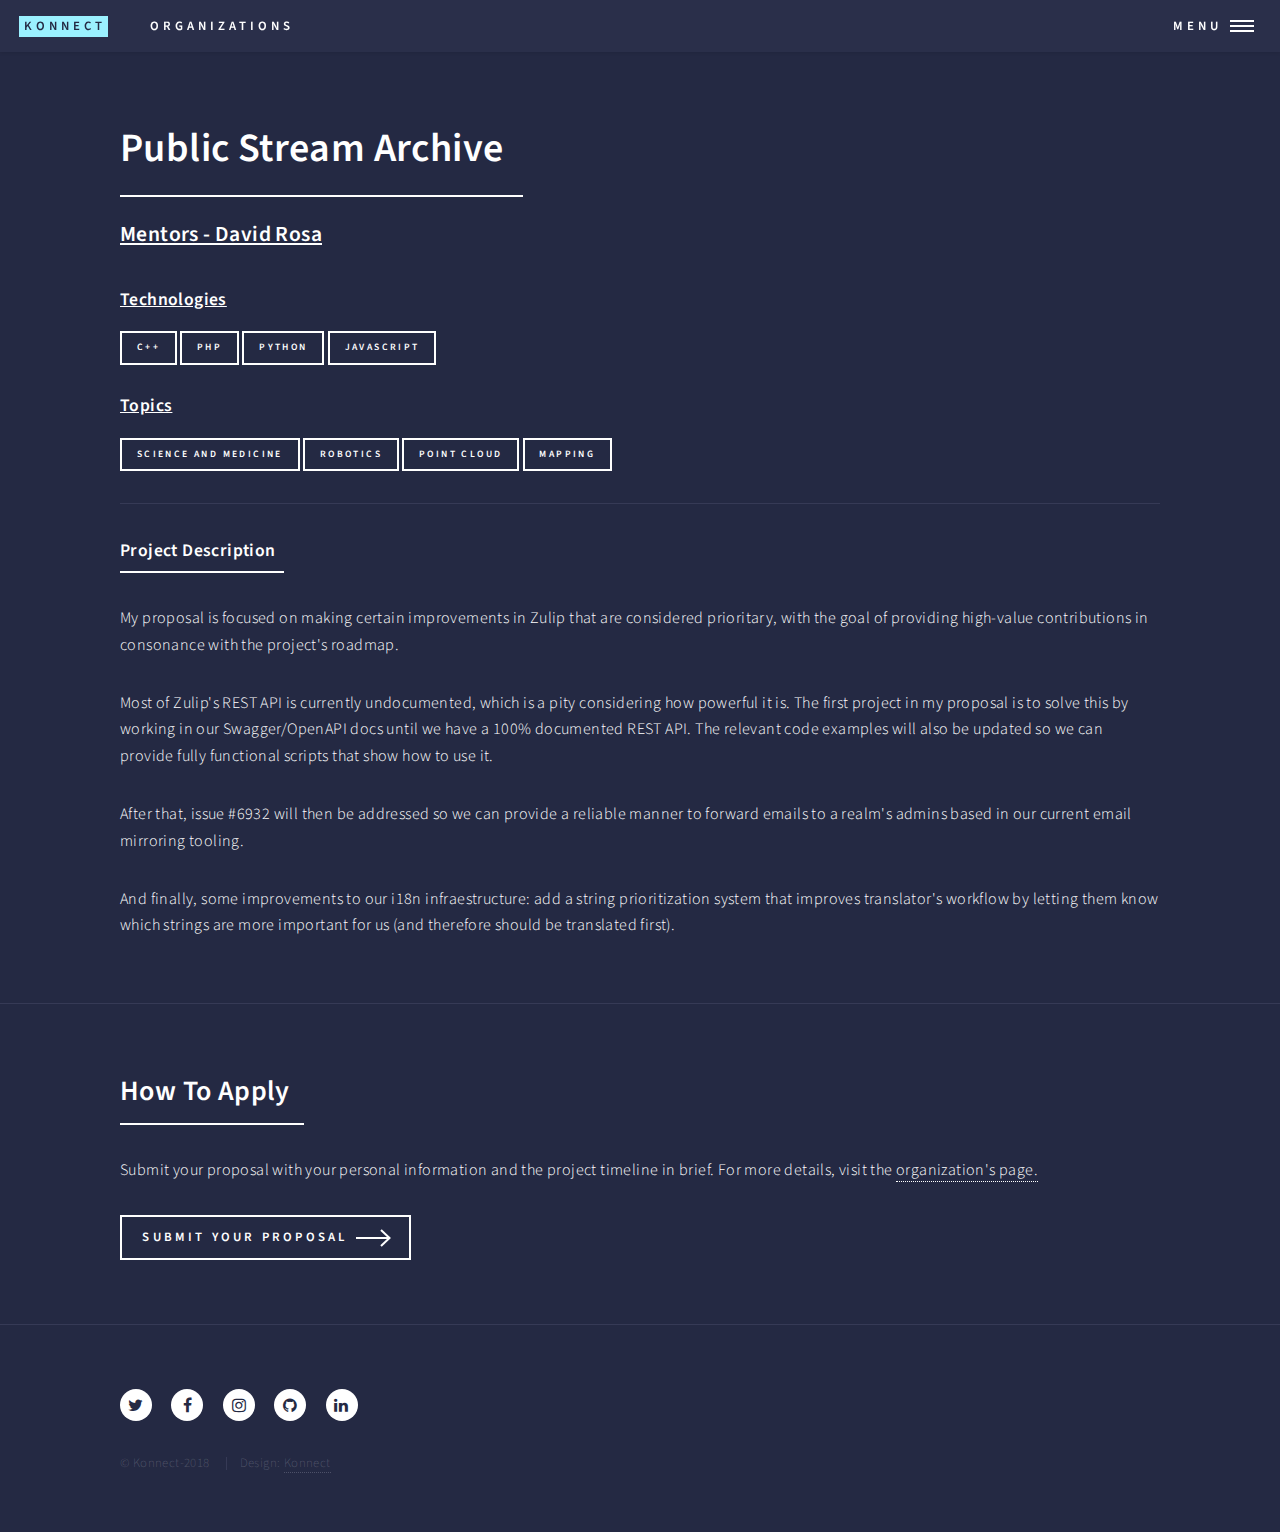
<file: project_page.html>
<!DOCTYPE HTML>
<!--
	Forty by HTML5 UP
	html5up.net | @ajlkn
	Free for personal and commercial use under the CCA 3.0 license (html5up.net/license)
-->
<html>
<head>
    <title>API docs + enhanced i18n + extras|Zulip</title>
    <meta charset="utf-8"/>
    <meta name="viewport" content="width=device-width, initial-scale=1, user-scalable=no"/>
    <link rel="stylesheet" href="assets/css/main.css"/>
    <noscript>
        <link rel="stylesheet" href="assets/css/noscript.css"/>
    </noscript>
</head>
<body class="is-preload">

<!-- Wrapper -->
<div id="wrapper">

    <!-- Header -->
    <header id="header">
        <a href="index.html" class="logo"><strong>Konnect</strong></a><a href="organizations.html" class="logo">
        Organizations</a>
        <nav>
            <a href="#menu">Menu</a>
        </nav>
    </header>

    <!-- Menu -->
    <nav id="menu">
        <ul class="links">
            <li><a href="index.html">Home</a></li>
            <li><a href="organizations.html">Organizations</a></li>
        </ul>
        <ul class="actions stacked">
            <li><a href="#" class="button primary fit">Sign Up</a></li>
            <li><a href="#" class="button fit">Log In</a></li>
        </ul>
    </nav>

    <!-- Main -->
    <div id="main" class="alt">

        <!-- One -->
        <section id="one">
            <div class="inner">
                <header class="major">
                    <h1>Public Stream Archive</h1>
			<h3> <u>Mentors - David Rosa</u></h3>
                </header>

                <!--<span class="image main"><img src="images/pic11.jpg" alt="" /></span>-->
                <span>
					<h4><u>Technologies</u></h4>
                                    <a href="#" class="button small">C++</a>
                                    <a href="#" class="button small">php</a>
                                    <a href="#" class="button small">Python</a>
                                    <a href="#" class="button small">JavaScript</a>
                                    </span>
                <br><br>
                <span>
					<h4><u>Topics</u></h4>
                                    <a href="#" class="button small">Science and Medicine</a>
                                    <a href="#" class="button small">Robotics</a>
                                    <a href="#" class="button small">Point Cloud</a>
                                    <a href="#" class="button small">Mapping</a>
                                    </span>
                <hr>

                <header class="major">
                    <h4>Project Description</h4>
                </header>
                <p>My proposal is focused on making certain improvements in Zulip that are considered prioritary, with
                    the goal of providing high-value contributions in consonance with the project's roadmap.</p>
                <p>Most of Zulip's REST API is currently undocumented, which is a pity considering how powerful it is.
                    The first project in my proposal is to solve this by working in our Swagger/OpenAPI docs until we
                    have a 100% documented REST API. The relevant code examples will also be updated so we can provide
                    fully functional scripts that show how to use it.</p>
                <p>After that, issue #6932 will then be addressed so we can provide a reliable manner to forward emails
                    to a realm's admins based in our current email mirroring tooling.</p>
                <p>And finally, some improvements to our i18n infraestructure: add a string prioritization system that
                    improves translator's workflow by letting them know which strings are more important for us (and
                    therefore should be translated first).</p>
            </div>
        </section>


        <!--last para-->
        <!-- Three -->
        <section id="three">
            <div class="inner">
                <header class="major">
                    <h2>How To Apply</h2>
                </header>
                <p>Submit your proposal with your personal information and the project timeline in brief. For more
                    details, visit the
			<a href="#">organization's page.</a></p>
                <ul class="actions">
                    <li><a href="#" class="button next">Submit Your Proposal</a></li>
                </ul>
            </div>
        </section>
    </div>


    <!-- Footer -->
    <footer id="footer">
        <div class="inner">
            <ul class="icons">
                <li><a href="#" class="icon alt fa-twitter"><span class="label">Twitter</span></a></li>
                <li><a href="#" class="icon alt fa-facebook"><span class="label">Facebook</span></a></li>
                <li><a href="#" class="icon alt fa-instagram"><span class="label">Instagram</span></a></li>
                <li><a href="#" class="icon alt fa-github"><span class="label">GitHub</span></a></li>
                <li><a href="#" class="icon alt fa-linkedin"><span class="label">LinkedIn</span></a></li>
            </ul>
            <ul class="copyright">
                <li>&copy; Konnect-2018</li>
                <li>Design: <a href="https://html5up.net">Konnect</a></li>
            </ul>
        </div>
    </footer>

</div>

<!-- Scripts -->
<script src="assets/js/jquery.min.js"></script>
<script src="assets/js/jquery.scrolly.min.js"></script>
<script src="assets/js/jquery.scrollex.min.js"></script>
<script src="assets/js/browser.min.js"></script>
<script src="assets/js/breakpoints.min.js"></script>
<script src="assets/js/util.js"></script>
<script src="assets/js/main.js"></script>

</body>
</html>
</file>
<file: assets/css/noscript.css>
/*
	Forty by HTML5 UP
	html5up.net | @ajlkn
	Free for personal and commercial use under the CCA 3.0 license (html5up.net/license)
*/

/* Banner */

	body.is-preload #banner:after {
		opacity: 0.85;
	}

	body.is-preload #banner > .inner {
		-moz-filter: none;
		-webkit-filter: none;
		-ms-filter: none;
		filter: none;
		-moz-transform: none;
		-webkit-transform: none;
		-ms-transform: none;
		transform: none;
		opacity: 1;
	}
</file>
<file: assets/css/main2.css>
@import url("font-awesome.min.css");
@import url("https://fonts.googleapis.com/css?family=Roboto:100,300,100italic,300italic");

/*
	Landed by HTML5 UP
	html5up.net | @ajlkn
	Free for personal and commercial use under the CCA 3.0 license (html5up.net/license)
*/

html, body, div, span, applet, object,
iframe, h1, h2, h3, h4, h5, h6, p, blockquote,
pre, a, abbr, acronym, address, big, cite,
code, del, dfn, em, img, ins, kbd, q, s, samp,
small, strike, strong, sub, sup, tt, var, b,
u, i, center, dl, dt, dd, ol, ul, li, fieldset,
form, label, legend, table, caption, tbody,
tfoot, thead, tr, th, td, article, aside,
canvas, details, embed, figure, figcaption,
footer, header, hgroup, menu, nav, output, ruby,
section, summary, time, mark, audio, video {
	margin: 0;
	padding: 0;
	border: 0;
	font-size: 100%;
	font: inherit;
	vertical-align: baseline;}

article, aside, details, figcaption, figure,
footer, header, hgroup, menu, nav, section {
	display: block;}

body {
	line-height: 1;
}

ol, ul {
	list-style: none;
}

blockquote, q {
	quotes: none;
}

	blockquote:before, blockquote:after, q:before, q:after {
		content: '';
		content: none;
	}

table {
	border-collapse: collapse;
	border-spacing: 0;
}

body {
	-webkit-text-size-adjust: none;
}

.img-circle {
	border-radius: 50%;
}

mark {
	background-color: transparent;
	color: inherit;
}

input::-moz-focus-inner {
	border: 0;
	padding: 0;
}

input, select, textarea {
	-moz-appearance: none;
	-webkit-appearance: none;
	-ms-appearance: none;
	appearance: none;
}

/* Basic */

	html {
		box-sizing: border-box;
	}

	*, *:before, *:after {
		box-sizing: inherit;
	}

	html, body {
		background: #1c1d26;
	}

	body.is-preload *, body.is-preload *:before, body.is-preload *:after {
		-moz-animation: none !important;
		-webkit-animation: none !important;
		-ms-animation: none !important;
		animation: none !important;
		-moz-transition: none !important;
		-webkit-transition: none !important;
		-ms-transition: none !important;
		transition: none !important;
	}

	body, input, select, textarea {
		color: rgba(255, 255, 255, 0.75);
		font-family: "Roboto", Helvetica, sans-serif;
		font-size: 15pt;
		font-weight: 100;
		line-height: 1.75em;
	}

	a {
		-moz-transition: border-color 0.2s ease-in-out, color 0.2s ease-in-out;
		-webkit-transition: border-color 0.2s ease-in-out, color 0.2s ease-in-out;
		-ms-transition: border-color 0.2s ease-in-out, color 0.2s ease-in-out;
		transition: border-color 0.2s ease-in-out, color 0.2s ease-in-out;
		border-bottom: dotted 1px;
		color: #e44c65;
		text-decoration: none;
	}

		a:hover {
			color: #e44c65 !important;
			border-bottom-color: transparent;
		}

	strong, b {
		color: #ffffff;
		font-weight: 300;
	}

	em, i {
		font-style: italic;
	}

	p {
		margin: 0 0 2em 0;
	}

	h1, h2, h3, h4, h5, h6 {
		color: #ffffff;
		font-weight: 300;
		line-height: 1em;
		margin: 0 0 1em 0;
	}

		h1 a, h2 a, h3 a, h4 a, h5 a, h6 a {
			color: inherit;
			border: 0;
		}

	h2 {
		font-size: 2em;
		line-height: 1.5em;
		letter-spacing: -0.025em;
	}

	h3 {
		font-size: 1.35em;
		line-height: 1.5em;
	}

	h4 {
		font-size: 1.1em;
		line-height: 1.5em;
	}

	h5 {
		font-size: 0.9em;
		line-height: 1.5em;
	}

	h6 {
		font-size: 0.7em;
		line-height: 1.5em;
	}

	sub {
		font-size: 0.8em;
		position: relative;
		top: 0.5em;
	}

	sup {
		font-size: 0.8em;
		position: relative;
		top: -0.5em;
	}

	hr {
		border: 0;
		border-bottom: solid 1px rgba(255, 255, 255, 0.3);
		margin: 3em 0;
	}

		hr.major {
			margin: 4em 0;
		}

	blockquote {
		border-left: solid 4px rgba(255, 255, 255, 0.3);
		font-style: italic;
		margin: 0 0 2em 0;
		padding: 0.5em 0 0.5em 2em;
	}

	code {
		background: rgba(255, 255, 255, 0.075);
		border-radius: 4px;
		font-family: "Courier New", monospace;
		font-size: 0.9em;
		margin: 0 0.25em;
		padding: 0.25em 0.65em;
	}

	pre {
		-webkit-overflow-scrolling: touch;
		font-family: "Courier New", monospace;
		font-size: 0.9em;
		margin: 0 0 2em 0;
	}

		pre code {
			display: block;
			line-height: 1.75em;
			padding: 1em 1.5em;
			overflow-x: auto;
		}

	.align-left {
		text-align: left;
	}

	.align-center {
		text-align: center;
	}

	.align-right {
		text-align: right;
	}

/* Loader */

	@-moz-keyframes spinner-show {
		0% {
			opacity: 0;
		}

		100% {
			opacity: 1;
		}
	}

	@-webkit-keyframes spinner-show {
		0% {
			opacity: 0;
		}

		100% {
			opacity: 1;
		}
	}

	@-ms-keyframes spinner-show {
		0% {
			opacity: 0;
		}

		100% {
			opacity: 1;
		}
	}

	@keyframes spinner-show {
		0% {
			opacity: 0;
		}

		100% {
			opacity: 1;
		}
	}

	@-moz-keyframes spinner-hide {
		0% {
			color: rgba(255, 255, 255, 0.15);
			z-index: 100001;
			-moz-transform: scale(1) rotate(0deg);
			-webkit-transform: scale(1) rotate(0deg);
			-ms-transform: scale(1) rotate(0deg);
			transform: scale(1) rotate(0deg);
		}

		99% {
			color: #1c1d26;
			z-index: 100001;
			-moz-transform: scale(0.5) rotate(360deg);
			-webkit-transform: scale(0.5) rotate(360deg);
			-ms-transform: scale(0.5) rotate(360deg);
			transform: scale(0.5) rotate(360deg);
		}

		100% {
			color: #1c1d26;
			z-index: -1;
			-moz-transform: scale(0.5) rotate(360deg);
			-webkit-transform: scale(0.5) rotate(360deg);
			-ms-transform: scale(0.5) rotate(360deg);
			transform: scale(0.5) rotate(360deg);
		}
	}

	@-webkit-keyframes spinner-hide {
		0% {
			color: rgba(255, 255, 255, 0.15);
			z-index: 100001;
			-moz-transform: scale(1) rotate(0deg);
			-webkit-transform: scale(1) rotate(0deg);
			-ms-transform: scale(1) rotate(0deg);
			transform: scale(1) rotate(0deg);
		}

		99% {
			color: #1c1d26;
			z-index: 100001;
			-moz-transform: scale(0.5) rotate(360deg);
			-webkit-transform: scale(0.5) rotate(360deg);
			-ms-transform: scale(0.5) rotate(360deg);
			transform: scale(0.5) rotate(360deg);
		}

		100% {
			color: #1c1d26;
			z-index: -1;
			-moz-transform: scale(0.5) rotate(360deg);
			-webkit-transform: scale(0.5) rotate(360deg);
			-ms-transform: scale(0.5) rotate(360deg);
			transform: scale(0.5) rotate(360deg);
		}
	}

	@-ms-keyframes spinner-hide {
		0% {
			color: rgba(255, 255, 255, 0.15);
			z-index: 100001;
			-moz-transform: scale(1) rotate(0deg);
			-webkit-transform: scale(1) rotate(0deg);
			-ms-transform: scale(1) rotate(0deg);
			transform: scale(1) rotate(0deg);
		}

		99% {
			color: #1c1d26;
			z-index: 100001;
			-moz-transform: scale(0.5) rotate(360deg);
			-webkit-transform: scale(0.5) rotate(360deg);
			-ms-transform: scale(0.5) rotate(360deg);
			transform: scale(0.5) rotate(360deg);
		}

		100% {
			color: #1c1d26;
			z-index: -1;
			-moz-transform: scale(0.5) rotate(360deg);
			-webkit-transform: scale(0.5) rotate(360deg);
			-ms-transform: scale(0.5) rotate(360deg);
			transform: scale(0.5) rotate(360deg);
		}
	}

	@keyframes spinner-hide {
		0% {
			color: rgba(255, 255, 255, 0.15);
			z-index: 100001;
			-moz-transform: scale(1) rotate(0deg);
			-webkit-transform: scale(1) rotate(0deg);
			-ms-transform: scale(1) rotate(0deg);
			transform: scale(1) rotate(0deg);
		}

		99% {
			color: #1c1d26;
			z-index: 100001;
			-moz-transform: scale(0.5) rotate(360deg);
			-webkit-transform: scale(0.5) rotate(360deg);
			-ms-transform: scale(0.5) rotate(360deg);
			transform: scale(0.5) rotate(360deg);
		}

		100% {
			color: #1c1d26;
			z-index: -1;
			-moz-transform: scale(0.5) rotate(360deg);
			-webkit-transform: scale(0.5) rotate(360deg);
			-ms-transform: scale(0.5) rotate(360deg);
			transform: scale(0.5) rotate(360deg);
		}
	}

	@-moz-keyframes spinner-rotate {
		0% {
			-moz-transform: scale(1) rotate(0deg);
			-webkit-transform: scale(1) rotate(0deg);
			-ms-transform: scale(1) rotate(0deg);
			transform: scale(1) rotate(0deg);
		}

		100% {
			-moz-transform: scale(1) rotate(360deg);
			-webkit-transform: scale(1) rotate(360deg);
			-ms-transform: scale(1) rotate(360deg);
			transform: scale(1) rotate(360deg);
		}
	}

	@-webkit-keyframes spinner-rotate {
		0% {
			-moz-transform: scale(1) rotate(0deg);
			-webkit-transform: scale(1) rotate(0deg);
			-ms-transform: scale(1) rotate(0deg);
			transform: scale(1) rotate(0deg);
		}

		100% {
			-moz-transform: scale(1) rotate(360deg);
			-webkit-transform: scale(1) rotate(360deg);
			-ms-transform: scale(1) rotate(360deg);
			transform: scale(1) rotate(360deg);
		}
	}

	@-ms-keyframes spinner-rotate {
		0% {
			-moz-transform: scale(1) rotate(0deg);
			-webkit-transform: scale(1) rotate(0deg);
			-ms-transform: scale(1) rotate(0deg);
			transform: scale(1) rotate(0deg);
		}

		100% {
			-moz-transform: scale(1) rotate(360deg);
			-webkit-transform: scale(1) rotate(360deg);
			-ms-transform: scale(1) rotate(360deg);
			transform: scale(1) rotate(360deg);
		}
	}

	@keyframes spinner-rotate {
		0% {
			-moz-transform: scale(1) rotate(0deg);
			-webkit-transform: scale(1) rotate(0deg);
			-ms-transform: scale(1) rotate(0deg);
			transform: scale(1) rotate(0deg);
		}

		100% {
			-moz-transform: scale(1) rotate(360deg);
			-webkit-transform: scale(1) rotate(360deg);
			-ms-transform: scale(1) rotate(360deg);
			transform: scale(1) rotate(360deg);
		}
	}

	@-moz-keyframes overlay-hide {
		0% {
			opacity: 1;
			z-index: 100000;
		}

		15% {
			opacity: 1;
			z-index: 100000;
		}

		99% {
			opacity: 0;
			z-index: 100000;
		}

		100% {
			opacity: 0;
			z-index: -1;
		}
	}

	@-webkit-keyframes overlay-hide {
		0% {
			opacity: 1;
			z-index: 100000;
		}

		15% {
			opacity: 1;
			z-index: 100000;
		}

		99% {
			opacity: 0;
			z-index: 100000;
		}

		100% {
			opacity: 0;
			z-index: -1;
		}
	}

	@-ms-keyframes overlay-hide {
		0% {
			opacity: 1;
			z-index: 100000;
		}

		15% {
			opacity: 1;
			z-index: 100000;
		}

		99% {
			opacity: 0;
			z-index: 100000;
		}

		100% {
			opacity: 0;
			z-index: -1;
		}
	}

	@keyframes overlay-hide {
		0% {
			opacity: 1;
			z-index: 100000;
		}

		15% {
			opacity: 1;
			z-index: 100000;
		}

		99% {
			opacity: 0;
			z-index: 100000;
		}

		100% {
			opacity: 0;
			z-index: -1;
		}
	}

	body.landing {
		text-decoration: none;
	}

		body.landing:before {
			-moz-osx-font-smoothing: grayscale;
			-webkit-font-smoothing: antialiased;
			font-family: FontAwesome;
			font-style: normal;
			font-weight: normal;
			text-transform: none !important;
		}

		body.landing:before {
			-moz-animation: spinner-show 1.5s 1 0.25s ease forwards, spinner-hide 0.25s ease-in-out forwards !important;
			-webkit-animation: spinner-show 1.5s 1 0.25s ease forwards, spinner-hide 0.25s ease-in-out forwards !important;
			-ms-animation: spinner-show 1.5s 1 0.25s ease forwards, spinner-hide 0.25s ease-in-out forwards !important;
			animation: spinner-show 1.5s 1 0.25s ease forwards, spinner-hide 0.25s ease-in-out forwards !important;
			-moz-transform-origin: 50% 50%;
			-webkit-transform-origin: 50% 50%;
			-ms-transform-origin: 50% 50%;
			transform-origin: 50% 50%;
			color: rgba(255, 255, 255, 0.15);
			content: '\f1ce';
			cursor: default;
			display: block;
			font-size: 2em;
			height: 2em;
			left: 50%;
			line-height: 2em;
			margin: -1em 0 0 -1em;
			opacity: 0;
			position: fixed;
			text-align: center;
			top: 50%;
			width: 2em;
			z-index: -1;
		}

		body.landing:after {
			-moz-animation: overlay-hide 1.5s ease-in forwards !important;
			-webkit-animation: overlay-hide 1.5s ease-in forwards !important;
			-ms-animation: overlay-hide 1.5s ease-in forwards !important;
			animation: overlay-hide 1.5s ease-in forwards !important;
			background: #1c1d26;
			content: '';
			display: block;
			height: 100%;
			left: 0;
			opacity: 0;
			position: fixed;
			top: 0;
			width: 100%;
			z-index: -1;
		}

		body.landing.is-preload:before {
			-moz-animation: spinner-show 1.5s 1 0.25s ease forwards, spinner-rotate 0.75s infinite linear !important;
			-webkit-animation: spinner-show 1.5s 1 0.25s ease forwards, spinner-rotate 0.75s infinite linear !important;
			-ms-animation: spinner-show 1.5s 1 0.25s ease forwards, spinner-rotate 0.75s infinite linear !important;
			animation: spinner-show 1.5s 1 0.25s ease forwards, spinner-rotate 0.75s infinite linear !important;
			z-index: 100001;
		}

		body.landing.is-preload:after {
			-moz-animation: none !important;
			-webkit-animation: none !important;
			-ms-animation: none !important;
			animation: none !important;
			opacity: 1;
			z-index: 100000;
		}

	@media (-webkit-min-device-pixel-ratio: 2) {

		body.landing:before {
			line-height: 2.025em;
		}

	}

/* Container */

	.container {
		margin: 0 auto;
		max-width: calc(100% - 4em);
		width: 70em;
	}

		.container.xsmall {
			width: 17.5em;
		}

		.container.small {
			width: 35em;
		}

		.container.medium {
			width: 52.5em;
		}

		.container.large {
			width: 87.5em;
		}

		.container.xlarge {
			width: 105em;
		}

		.container.max {
			width: 100%;
		}

		@media screen and (max-width: 1280px) {

			.container {
				width: 90%;
				max-width: 100%;
			}

		}

		@media screen and (max-width: 980px) {

			.container {
				width: 100% !important;
			}

		}

/* Row */

	.row {
		display: flex;
		flex-wrap: wrap;
		box-sizing: border-box;
		align-items: stretch;
	}

		.row > * {
			box-sizing: border-box;
		}

		.row.gtr-uniform > * > :last-child {
			margin-bottom: 0;
		}

		.row.aln-left {
			justify-content: flex-start;
		}

		.row.aln-center {
			justify-content: center;
		}

		.row.aln-right {
			justify-content: flex-end;
		}

		.row.aln-top {
			align-items: flex-start;
		}

		.row.aln-middle {
			align-items: center;
		}

		.row.aln-bottom {
			align-items: flex-end;
		}

		.row > .imp {
			order: -1;
		}

		.row > .col-1 {
			width: 8.3333333333%;
		}

		.row > .off-1 {
			margin-left: 8.3333333333%;
		}

		.row > .col-2 {
			width: 16.6666666667%;
		}

		.row > .off-2 {
			margin-left: 16.6666666667%;
		}

		.row > .col-3 {
			width: 25%;
		}

		.row > .off-3 {
			margin-left: 25%;
		}

		.row > .col-4 {
			width: 33.3333333333%;
		}

		.row > .off-4 {
			margin-left: 33.3333333333%;
		}

		.row > .col-5 {
			width: 41.6666666667%;
		}

		.row > .off-5 {
			margin-left: 41.6666666667%;
		}

		.row > .col-6 {
			width: 50%;
		}

		.row > .off-6 {
			margin-left: 50%;
		}

		.row > .col-7 {
			width: 58.3333333333%;
		}

		.row > .off-7 {
			margin-left: 58.3333333333%;
		}

		.row > .col-8 {
			width: 66.6666666667%;
		}

		.row > .off-8 {
			margin-left: 66.6666666667%;
		}

		.row > .col-9 {
			width: 75%;
		}

		.row > .off-9 {
			margin-left: 75%;
		}

		.row > .col-10 {
			width: 83.3333333333%;
		}

		.row > .off-10 {
			margin-left: 83.3333333333%;
		}

		.row > .col-11 {
			width: 91.6666666667%;
		}

		.row > .off-11 {
			margin-left: 91.6666666667%;
		}

		.row > .col-12 {
			width: 100%;
		}

		.row > .off-12 {
			margin-left: 100%;
		}

		.row.gtr-0 {
			margin-top: 0;
			margin-left: 0em;
		}

			.row.gtr-0 > * {
				padding: 0 0 0 0em;
			}

			.row.gtr-0.gtr-uniform {
				margin-top: 0em;
			}

				.row.gtr-0.gtr-uniform > * {
					padding-top: 0em;
				}

		.row.gtr-25 {
			margin-top: 0;
			margin-left: -0.625em;
		}

			.row.gtr-25 > * {
				padding: 0 0 0 0.625em;
			}

			.row.gtr-25.gtr-uniform {
				margin-top: -0.625em;
			}

				.row.gtr-25.gtr-uniform > * {
					padding-top: 0.625em;
				}

		.row.gtr-50 {
			margin-top: 0;
			margin-left: -1.25em;
		}

			.row.gtr-50 > * {
				padding: 0 0 0 1.25em;
			}

			.row.gtr-50.gtr-uniform {
				margin-top: -1.25em;
			}

				.row.gtr-50.gtr-uniform > * {
					padding-top: 1.25em;
				}

		.row {
			margin-top: 0;
			margin-left: -2.5em;
		}

			.row > * {
				padding: 0 0 0 2.5em;
			}

			.row.gtr-uniform {
				margin-top: -2.5em;
			}

				.row.gtr-uniform > * {
					padding-top: 2.5em;
				}

		.row.gtr-150 {
			margin-top: 0;
			margin-left: -3.75em;
		}

			.row.gtr-150 > * {
				padding: 0 0 0 3.75em;
			}

			.row.gtr-150.gtr-uniform {
				margin-top: -3.75em;
			}

				.row.gtr-150.gtr-uniform > * {
					padding-top: 3.75em;
				}

		.row.gtr-200 {
			margin-top: 0;
			margin-left: -5em;
		}

			.row.gtr-200 > * {
				padding: 0 0 0 5em;
			}

			.row.gtr-200.gtr-uniform {
				margin-top: -5em;
			}

				.row.gtr-200.gtr-uniform > * {
					padding-top: 5em;
				}

		@media screen and (max-width: 1680px) {

			.row {
				display: flex;
				flex-wrap: wrap;
				box-sizing: border-box;
				align-items: stretch;
			}

				.row > * {
					box-sizing: border-box;
				}

				.row.gtr-uniform > * > :last-child {
					margin-bottom: 0;
				}

				.row.aln-left {
					justify-content: flex-start;
				}

				.row.aln-center {
					justify-content: center;
				}

				.row.aln-right {
					justify-content: flex-end;
				}

				.row.aln-top {
					align-items: flex-start;
				}

				.row.aln-middle {
					align-items: center;
				}

				.row.aln-bottom {
					align-items: flex-end;
				}

				.row > .imp-xlarge {
					order: -1;
				}

				.row > .col-1-xlarge {
					width: 8.3333333333%;
				}

				.row > .off-1-xlarge {
					margin-left: 8.3333333333%;
				}

				.row > .col-2-xlarge {
					width: 16.6666666667%;
				}

				.row > .off-2-xlarge {
					margin-left: 16.6666666667%;
				}

				.row > .col-3-xlarge {
					width: 25%;
				}

				.row > .off-3-xlarge {
					margin-left: 25%;
				}

				.row > .col-4-xlarge {
					width: 33.3333333333%;
				}

				.row > .off-4-xlarge {
					margin-left: 33.3333333333%;
				}

				.row > .col-5-xlarge {
					width: 41.6666666667%;
				}

				.row > .off-5-xlarge {
					margin-left: 41.6666666667%;
				}

				.row > .col-6-xlarge {
					width: 50%;
				}

				.row > .off-6-xlarge {
					margin-left: 50%;
				}

				.row > .col-7-xlarge {
					width: 58.3333333333%;
				}

				.row > .off-7-xlarge {
					margin-left: 58.3333333333%;
				}

				.row > .col-8-xlarge {
					width: 66.6666666667%;
				}

				.row > .off-8-xlarge {
					margin-left: 66.6666666667%;
				}

				.row > .col-9-xlarge {
					width: 75%;
				}

				.row > .off-9-xlarge {
					margin-left: 75%;
				}

				.row > .col-10-xlarge {
					width: 83.3333333333%;
				}

				.row > .off-10-xlarge {
					margin-left: 83.3333333333%;
				}

				.row > .col-11-xlarge {
					width: 91.6666666667%;
				}

				.row > .off-11-xlarge {
					margin-left: 91.6666666667%;
				}

				.row > .col-12-xlarge {
					width: 100%;
				}

				.row > .off-12-xlarge {
					margin-left: 100%;
				}

				.row.gtr-0 {
					margin-top: 0;
					margin-left: 0em;
				}

					.row.gtr-0 > * {
						padding: 0 0 0 0em;
					}

					.row.gtr-0.gtr-uniform {
						margin-top: 0em;
					}

						.row.gtr-0.gtr-uniform > * {
							padding-top: 0em;
						}

				.row.gtr-25 {
					margin-top: 0;
					margin-left: -0.625em;
				}

					.row.gtr-25 > * {
						padding: 0 0 0 0.625em;
					}

					.row.gtr-25.gtr-uniform {
						margin-top: -0.625em;
					}

						.row.gtr-25.gtr-uniform > * {
							padding-top: 0.625em;
						}

				.row.gtr-50 {
					margin-top: 0;
					margin-left: -1.25em;
				}

					.row.gtr-50 > * {
						padding: 0 0 0 1.25em;
					}

					.row.gtr-50.gtr-uniform {
						margin-top: -1.25em;
					}

						.row.gtr-50.gtr-uniform > * {
							padding-top: 1.25em;
						}

				.row {
					margin-top: 0;
					margin-left: -2.5em;
				}

					.row > * {
						padding: 0 0 0 2.5em;
					}

					.row.gtr-uniform {
						margin-top: -2.5em;
					}

						.row.gtr-uniform > * {
							padding-top: 2.5em;
						}

				.row.gtr-150 {
					margin-top: 0;
					margin-left: -3.75em;
				}

					.row.gtr-150 > * {
						padding: 0 0 0 3.75em;
					}

					.row.gtr-150.gtr-uniform {
						margin-top: -3.75em;
					}

						.row.gtr-150.gtr-uniform > * {
							padding-top: 3.75em;
						}

				.row.gtr-200 {
					margin-top: 0;
					margin-left: -5em;
				}

					.row.gtr-200 > * {
						padding: 0 0 0 5em;
					}

					.row.gtr-200.gtr-uniform {
						margin-top: -5em;
					}

						.row.gtr-200.gtr-uniform > * {
							padding-top: 5em;
						}

		}

		@media screen and (max-width: 1280px) {

			.row {
				display: flex;
				flex-wrap: wrap;
				box-sizing: border-box;
				align-items: stretch;
			}

				.row > * {
					box-sizing: border-box;
				}

				.row.gtr-uniform > * > :last-child {
					margin-bottom: 0;
				}

				.row.aln-left {
					justify-content: flex-start;
				}

				.row.aln-center {
					justify-content: center;
				}

				.row.aln-right {
					justify-content: flex-end;
				}

				.row.aln-top {
					align-items: flex-start;
				}

				.row.aln-middle {
					align-items: center;
				}

				.row.aln-bottom {
					align-items: flex-end;
				}

				.row > .imp-large {
					order: -1;
				}

				.row > .col-1-large {
					width: 8.3333333333%;
				}

				.row > .off-1-large {
					margin-left: 8.3333333333%;
				}

				.row > .col-2-large {
					width: 16.6666666667%;
				}

				.row > .off-2-large {
					margin-left: 16.6666666667%;
				}

				.row > .col-3-large {
					width: 25%;
				}

				.row > .off-3-large {
					margin-left: 25%;
				}

				.row > .col-4-large {
					width: 33.3333333333%;
				}

				.row > .off-4-large {
					margin-left: 33.3333333333%;
				}

				.row > .col-5-large {
					width: 41.6666666667%;
				}

				.row > .off-5-large {
					margin-left: 41.6666666667%;
				}

				.row > .col-6-large {
					width: 50%;
				}

				.row > .off-6-large {
					margin-left: 50%;
				}

				.row > .col-7-large {
					width: 58.3333333333%;
				}

				.row > .off-7-large {
					margin-left: 58.3333333333%;
				}

				.row > .col-8-large {
					width: 66.6666666667%;
				}

				.row > .off-8-large {
					margin-left: 66.6666666667%;
				}

				.row > .col-9-large {
					width: 75%;
				}

				.row > .off-9-large {
					margin-left: 75%;
				}

				.row > .col-10-large {
					width: 83.3333333333%;
				}

				.row > .off-10-large {
					margin-left: 83.3333333333%;
				}

				.row > .col-11-large {
					width: 91.6666666667%;
				}

				.row > .off-11-large {
					margin-left: 91.6666666667%;
				}

				.row > .col-12-large {
					width: 100%;
				}

				.row > .off-12-large {
					margin-left: 100%;
				}

				.row.gtr-0 {
					margin-top: 0;
					margin-left: 0em;
				}

					.row.gtr-0 > * {
						padding: 0 0 0 0em;
					}

					.row.gtr-0.gtr-uniform {
						margin-top: 0em;
					}

						.row.gtr-0.gtr-uniform > * {
							padding-top: 0em;
						}

				.row.gtr-25 {
					margin-top: 0;
					margin-left: -0.625em;
				}

					.row.gtr-25 > * {
						padding: 0 0 0 0.625em;
					}

					.row.gtr-25.gtr-uniform {
						margin-top: -0.625em;
					}

						.row.gtr-25.gtr-uniform > * {
							padding-top: 0.625em;
						}

				.row.gtr-50 {
					margin-top: 0;
					margin-left: -1.25em;
				}

					.row.gtr-50 > * {
						padding: 0 0 0 1.25em;
					}

					.row.gtr-50.gtr-uniform {
						margin-top: -1.25em;
					}

						.row.gtr-50.gtr-uniform > * {
							padding-top: 1.25em;
						}

				.row {
					margin-top: 0;
					margin-left: -2.5em;
				}

					.row > * {
						padding: 0 0 0 2.5em;
					}

					.row.gtr-uniform {
						margin-top: -2.5em;
					}

						.row.gtr-uniform > * {
							padding-top: 2.5em;
						}

				.row.gtr-150 {
					margin-top: 0;
					margin-left: -3.75em;
				}

					.row.gtr-150 > * {
						padding: 0 0 0 3.75em;
					}

					.row.gtr-150.gtr-uniform {
						margin-top: -3.75em;
					}

						.row.gtr-150.gtr-uniform > * {
							padding-top: 3.75em;
						}

				.row.gtr-200 {
					margin-top: 0;
					margin-left: -5em;
				}

					.row.gtr-200 > * {
						padding: 0 0 0 5em;
					}

					.row.gtr-200.gtr-uniform {
						margin-top: -5em;
					}

						.row.gtr-200.gtr-uniform > * {
							padding-top: 5em;
						}

		}

		@media screen and (max-width: 980px) {

			.row {
				display: flex;
				flex-wrap: wrap;
				box-sizing: border-box;
				align-items: stretch;
			}

				.row > * {
					box-sizing: border-box;
				}

				.row.gtr-uniform > * > :last-child {
					margin-bottom: 0;
				}

				.row.aln-left {
					justify-content: flex-start;
				}

				.row.aln-center {
					justify-content: center;
				}

				.row.aln-right {
					justify-content: flex-end;
				}

				.row.aln-top {
					align-items: flex-start;
				}

				.row.aln-middle {
					align-items: center;
				}

				.row.aln-bottom {
					align-items: flex-end;
				}

				.row > .imp-medium {
					order: -1;
				}

				.row > .col-1-medium {
					width: 8.3333333333%;
				}

				.row > .off-1-medium {
					margin-left: 8.3333333333%;
				}

				.row > .col-2-medium {
					width: 16.6666666667%;
				}

				.row > .off-2-medium {
					margin-left: 16.6666666667%;
				}

				.row > .col-3-medium {
					width: 25%;
				}

				.row > .off-3-medium {
					margin-left: 25%;
				}

				.row > .col-4-medium {
					width: 33.3333333333%;
				}

				.row > .off-4-medium {
					margin-left: 33.3333333333%;
				}

				.row > .col-5-medium {
					width: 41.6666666667%;
				}

				.row > .off-5-medium {
					margin-left: 41.6666666667%;
				}

				.row > .col-6-medium {
					width: 50%;
				}

				.row > .off-6-medium {
					margin-left: 50%;
				}

				.row > .col-7-medium {
					width: 58.3333333333%;
				}

				.row > .off-7-medium {
					margin-left: 58.3333333333%;
				}

				.row > .col-8-medium {
					width: 66.6666666667%;
				}

				.row > .off-8-medium {
					margin-left: 66.6666666667%;
				}

				.row > .col-9-medium {
					width: 75%;
				}

				.row > .off-9-medium {
					margin-left: 75%;
				}

				.row > .col-10-medium {
					width: 83.3333333333%;
				}

				.row > .off-10-medium {
					margin-left: 83.3333333333%;
				}

				.row > .col-11-medium {
					width: 91.6666666667%;
				}

				.row > .off-11-medium {
					margin-left: 91.6666666667%;
				}

				.row > .col-12-medium {
					width: 100%;
				}

				.row > .off-12-medium {
					margin-left: 100%;
				}

				.row.gtr-0 {
					margin-top: 0;
					margin-left: 0em;
				}

					.row.gtr-0 > * {
						padding: 0 0 0 0em;
					}

					.row.gtr-0.gtr-uniform {
						margin-top: 0em;
					}

						.row.gtr-0.gtr-uniform > * {
							padding-top: 0em;
						}

				.row.gtr-25 {
					margin-top: 0;
					margin-left: -0.625em;
				}

					.row.gtr-25 > * {
						padding: 0 0 0 0.625em;
					}

					.row.gtr-25.gtr-uniform {
						margin-top: -0.625em;
					}

						.row.gtr-25.gtr-uniform > * {
							padding-top: 0.625em;
						}

				.row.gtr-50 {
					margin-top: 0;
					margin-left: -1.25em;
				}

					.row.gtr-50 > * {
						padding: 0 0 0 1.25em;
					}

					.row.gtr-50.gtr-uniform {
						margin-top: -1.25em;
					}

						.row.gtr-50.gtr-uniform > * {
							padding-top: 1.25em;
						}

				.row {
					margin-top: 0;
					margin-left: -2.5em;
				}

					.row > * {
						padding: 0 0 0 2.5em;
					}

					.row.gtr-uniform {
						margin-top: -2.5em;
					}

						.row.gtr-uniform > * {
							padding-top: 2.5em;
						}

				.row.gtr-150 {
					margin-top: 0;
					margin-left: -3.75em;
				}

					.row.gtr-150 > * {
						padding: 0 0 0 3.75em;
					}

					.row.gtr-150.gtr-uniform {
						margin-top: -3.75em;
					}

						.row.gtr-150.gtr-uniform > * {
							padding-top: 3.75em;
						}

				.row.gtr-200 {
					margin-top: 0;
					margin-left: -5em;
				}

					.row.gtr-200 > * {
						padding: 0 0 0 5em;
					}

					.row.gtr-200.gtr-uniform {
						margin-top: -5em;
					}

						.row.gtr-200.gtr-uniform > * {
							padding-top: 5em;
						}

		}

		@media screen and (max-width: 736px) {

			.row {
				display: flex;
				flex-wrap: wrap;
				box-sizing: border-box;
				align-items: stretch;
			}

				.row > * {
					box-sizing: border-box;
				}

				.row.gtr-uniform > * > :last-child {
					margin-bottom: 0;
				}

				.row.aln-left {
					justify-content: flex-start;
				}

				.row.aln-center {
					justify-content: center;
				}

				.row.aln-right {
					justify-content: flex-end;
				}

				.row.aln-top {
					align-items: flex-start;
				}

				.row.aln-middle {
					align-items: center;
				}

				.row.aln-bottom {
					align-items: flex-end;
				}

				.row > .imp-small {
					order: -1;
				}

				.row > .col-1-small {
					width: 8.3333333333%;
				}

				.row > .off-1-small {
					margin-left: 8.3333333333%;
				}

				.row > .col-2-small {
					width: 16.6666666667%;
				}

				.row > .off-2-small {
					margin-left: 16.6666666667%;
				}

				.row > .col-3-small {
					width: 25%;
				}

				.row > .off-3-small {
					margin-left: 25%;
				}

				.row > .col-4-small {
					width: 33.3333333333%;
				}

				.row > .off-4-small {
					margin-left: 33.3333333333%;
				}

				.row > .col-5-small {
					width: 41.6666666667%;
				}

				.row > .off-5-small {
					margin-left: 41.6666666667%;
				}

				.row > .col-6-small {
					width: 50%;
				}

				.row > .off-6-small {
					margin-left: 50%;
				}

				.row > .col-7-small {
					width: 58.3333333333%;
				}

				.row > .off-7-small {
					margin-left: 58.3333333333%;
				}

				.row > .col-8-small {
					width: 66.6666666667%;
				}

				.row > .off-8-small {
					margin-left: 66.6666666667%;
				}

				.row > .col-9-small {
					width: 75%;
				}

				.row > .off-9-small {
					margin-left: 75%;
				}

				.row > .col-10-small {
					width: 83.3333333333%;
				}

				.row > .off-10-small {
					margin-left: 83.3333333333%;
				}

				.row > .col-11-small {
					width: 91.6666666667%;
				}

				.row > .off-11-small {
					margin-left: 91.6666666667%;
				}

				.row > .col-12-small {
					width: 100%;
				}

				.row > .off-12-small {
					margin-left: 100%;
				}

				.row.gtr-0 {
					margin-top: 0;
					margin-left: 0em;
				}

					.row.gtr-0 > * {
						padding: 0 0 0 0em;
					}

					.row.gtr-0.gtr-uniform {
						margin-top: 0em;
					}

						.row.gtr-0.gtr-uniform > * {
							padding-top: 0em;
						}

				.row.gtr-25 {
					margin-top: 0;
					margin-left: -0.625em;
				}

					.row.gtr-25 > * {
						padding: 0 0 0 0.625em;
					}

					.row.gtr-25.gtr-uniform {
						margin-top: -0.625em;
					}

						.row.gtr-25.gtr-uniform > * {
							padding-top: 0.625em;
						}

				.row.gtr-50 {
					margin-top: 0;
					margin-left: -1.25em;
				}

					.row.gtr-50 > * {
						padding: 0 0 0 1.25em;
					}

					.row.gtr-50.gtr-uniform {
						margin-top: -1.25em;
					}

						.row.gtr-50.gtr-uniform > * {
							padding-top: 1.25em;
						}

				.row {
					margin-top: 0;
					margin-left: -2.5em;
				}

					.row > * {
						padding: 0 0 0 2.5em;
					}

					.row.gtr-uniform {
						margin-top: -2.5em;
					}

						.row.gtr-uniform > * {
							padding-top: 2.5em;
						}

				.row.gtr-150 {
					margin-top: 0;
					margin-left: -3.75em;
				}

					.row.gtr-150 > * {
						padding: 0 0 0 3.75em;
					}

					.row.gtr-150.gtr-uniform {
						margin-top: -3.75em;
					}

						.row.gtr-150.gtr-uniform > * {
							padding-top: 3.75em;
						}

				.row.gtr-200 {
					margin-top: 0;
					margin-left: -5em;
				}

					.row.gtr-200 > * {
						padding: 0 0 0 5em;
					}

					.row.gtr-200.gtr-uniform {
						margin-top: -5em;
					}

						.row.gtr-200.gtr-uniform > * {
							padding-top: 5em;
						}

		}

		@media screen and (max-width: 480px) {

			.row {
				display: flex;
				flex-wrap: wrap;
				box-sizing: border-box;
				align-items: stretch;
			}

				.row > * {
					box-sizing: border-box;
				}

				.row.gtr-uniform > * > :last-child {
					margin-bottom: 0;
				}

				.row.aln-left {
					justify-content: flex-start;
				}

				.row.aln-center {
					justify-content: center;
				}

				.row.aln-right {
					justify-content: flex-end;
				}

				.row.aln-top {
					align-items: flex-start;
				}

				.row.aln-middle {
					align-items: center;
				}

				.row.aln-bottom {
					align-items: flex-end;
				}

				.row > .imp-xsmall {
					order: -1;
				}

				.row > .col-1-xsmall {
					width: 8.3333333333%;
				}

				.row > .off-1-xsmall {
					margin-left: 8.3333333333%;
				}

				.row > .col-2-xsmall {
					width: 16.6666666667%;
				}

				.row > .off-2-xsmall {
					margin-left: 16.6666666667%;
				}

				.row > .col-3-xsmall {
					width: 25%;
				}

				.row > .off-3-xsmall {
					margin-left: 25%;
				}

				.row > .col-4-xsmall {
					width: 33.3333333333%;
				}

				.row > .off-4-xsmall {
					margin-left: 33.3333333333%;
				}

				.row > .col-5-xsmall {
					width: 41.6666666667%;
				}

				.row > .off-5-xsmall {
					margin-left: 41.6666666667%;
				}

				.row > .col-6-xsmall {
					width: 50%;
				}

				.row > .off-6-xsmall {
					margin-left: 50%;
				}

				.row > .col-7-xsmall {
					width: 58.3333333333%;
				}

				.row > .off-7-xsmall {
					margin-left: 58.3333333333%;
				}

				.row > .col-8-xsmall {
					width: 66.6666666667%;
				}

				.row > .off-8-xsmall {
					margin-left: 66.6666666667%;
				}

				.row > .col-9-xsmall {
					width: 75%;
				}

				.row > .off-9-xsmall {
					margin-left: 75%;
				}

				.row > .col-10-xsmall {
					width: 83.3333333333%;
				}

				.row > .off-10-xsmall {
					margin-left: 83.3333333333%;
				}

				.row > .col-11-xsmall {
					width: 91.6666666667%;
				}

				.row > .off-11-xsmall {
					margin-left: 91.6666666667%;
				}

				.row > .col-12-xsmall {
					width: 100%;
				}

				.row > .off-12-xsmall {
					margin-left: 100%;
				}

				.row.gtr-0 {
					margin-top: 0;
					margin-left: 0em;
				}

					.row.gtr-0 > * {
						padding: 0 0 0 0em;
					}

					.row.gtr-0.gtr-uniform {
						margin-top: 0em;
					}

						.row.gtr-0.gtr-uniform > * {
							padding-top: 0em;
						}

				.row.gtr-25 {
					margin-top: 0;
					margin-left: -0.625em;
				}

					.row.gtr-25 > * {
						padding: 0 0 0 0.625em;
					}

					.row.gtr-25.gtr-uniform {
						margin-top: -0.625em;
					}

						.row.gtr-25.gtr-uniform > * {
							padding-top: 0.625em;
						}

				.row.gtr-50 {
					margin-top: 0;
					margin-left: -1.25em;
				}

					.row.gtr-50 > * {
						padding: 0 0 0 1.25em;
					}

					.row.gtr-50.gtr-uniform {
						margin-top: -1.25em;
					}

						.row.gtr-50.gtr-uniform > * {
							padding-top: 1.25em;
						}

				.row {
					margin-top: 0;
					margin-left: -2.5em;
				}

					.row > * {
						padding: 0 0 0 2.5em;
					}

					.row.gtr-uniform {
						margin-top: -2.5em;
					}

						.row.gtr-uniform > * {
							padding-top: 2.5em;
						}

				.row.gtr-150 {
					margin-top: 0;
					margin-left: -3.75em;
				}

					.row.gtr-150 > * {
						padding: 0 0 0 3.75em;
					}

					.row.gtr-150.gtr-uniform {
						margin-top: -3.75em;
					}

						.row.gtr-150.gtr-uniform > * {
							padding-top: 3.75em;
						}

				.row.gtr-200 {
					margin-top: 0;
					margin-left: -5em;
				}

					.row.gtr-200 > * {
						padding: 0 0 0 5em;
					}

					.row.gtr-200.gtr-uniform {
						margin-top: -5em;
					}

						.row.gtr-200.gtr-uniform > * {
							padding-top: 5em;
						}

		}

/* Section/Article */

	section.special, article.special {
		text-align: center;
	}

	header p {
		color: #ffffff;
		position: relative;
		margin: 0 0 1.5em 0;
	}

	header h2 + p {
		font-size: 1.25em;
		margin-top: -1em;
		line-height: 1.75em;
	}

	header h3 + p {
		font-size: 1.1em;
		margin-top: -0.8em;
		line-height: 1.75em;
	}

	header h4 + p,
	header h5 + p,
	header h6 + p {
		font-size: 0.9em;
		margin-top: -0.6em;
		line-height: 1.5em;
	}

	header.major {
		margin: 0 0 4em 0;
		position: relative;
		text-align: center;
	}

		header.major:after {
			background: #e44c65;
			content: '';
			display: inline-block;
			height: 0.2em;
			max-width: 20em;
			width: 75%;
		}

	footer.major {
		margin: 4em 0 0 0;
	}

/* Form */

	form {
		margin: 0 0 2em 0;
	}

		form.cta {
			max-width: 35em;
			margin-left: auto;
			margin-right: auto;
		}

	label {
		color: #ffffff;
		display: block;
		font-size: 0.9em;
		font-weight: 300;
		margin: 0 0 1em 0;
	}

	input[type="text"],
	input[type="password"],
	input[type="email"],
	select,
	textarea {
		-moz-appearance: none;
		-webkit-appearance: none;
		-ms-appearance: none;
		appearance: none;
		-moz-transition: border-color 0.2s ease-in-out;
		-webkit-transition: border-color 0.2s ease-in-out;
		-ms-transition: border-color 0.2s ease-in-out;
		transition: border-color 0.2s ease-in-out;
		background: transparent;
		border-radius: 4px;
		border: solid 1px rgba(255, 255, 255, 0.3);
		color: inherit;
		display: block;
		outline: 0;
		padding: 0 1em;
		text-decoration: none;
		width: 100%;
	}

		input[type="text"]:invalid,
		input[type="password"]:invalid,
		input[type="email"]:invalid,
		select:invalid,
		textarea:invalid {
			box-shadow: none;
		}

		input[type="text"]:focus,
		input[type="password"]:focus,
		input[type="email"]:focus,
		select:focus,
		textarea:focus {
			border-color: #e44c65;
		}

	select {
		background-image: url("data:image/svg+xml;charset=utf8,%3Csvg xmlns='http://www.w3.org/2000/svg' width='40' height='40' preserveAspectRatio='none' viewBox='0 0 40 40'%3E%3Cpath d='M9.4,12.3l10.4,10.4l10.4-10.4c0.2-0.2,0.5-0.4,0.9-0.4c0.3,0,0.6,0.1,0.9,0.4l3.3,3.3c0.2,0.2,0.4,0.5,0.4,0.9 c0,0.4-0.1,0.6-0.4,0.9L20.7,31.9c-0.2,0.2-0.5,0.4-0.9,0.4c-0.3,0-0.6-0.1-0.9-0.4L4.3,17.3c-0.2-0.2-0.4-0.5-0.4-0.9 c0-0.4,0.1-0.6,0.4-0.9l3.3-3.3c0.2-0.2,0.5-0.4,0.9-0.4S9.1,12.1,9.4,12.3z' fill='rgba(255, 255, 255, 0.3)' /%3E%3C/svg%3E");
		background-size: 1.25rem;
		background-repeat: no-repeat;
		background-position: calc(100% - 1rem) center;
		height: 3em;
		padding-right: 3em;
		text-overflow: ellipsis;
	}

		select option {
			color: #ffffff;
			background: #1c1d26;
		}

		select:focus::-ms-value {
			background-color: transparent;
		}

		select::-ms-expand {
			display: none;
		}

	input[type="text"],
	input[type="password"],
	input[type="email"],
	select {
		height: 3em;
	}

	textarea {
		padding: 0.75em 1em;
	}

	input[type="checkbox"],
	input[type="radio"] {
		-moz-appearance: none;
		-webkit-appearance: none;
		-ms-appearance: none;
		appearance: none;
		display: block;
		float: left;
		margin-right: -2em;
		opacity: 0;
		width: 1em;
		z-index: -1;
	}

		input[type="checkbox"] + label,
		input[type="radio"] + label {
			text-decoration: none;
			color: rgba(255, 255, 255, 0.75);
			cursor: pointer;
			display: inline-block;
			font-size: 1em;
			font-weight: 100;
			padding-left: 2.55em;
			padding-right: 0.75em;
			position: relative;
		}

			input[type="checkbox"] + label:before,
			input[type="radio"] + label:before {
				-moz-osx-font-smoothing: grayscale;
				-webkit-font-smoothing: antialiased;
				font-family: FontAwesome;
				font-style: normal;
				font-weight: normal;
				text-transform: none !important;
			}

			input[type="checkbox"] + label:before,
			input[type="radio"] + label:before {
				border-radius: 4px;
				border: solid 1px rgba(255, 255, 255, 0.3);
				content: '';
				display: inline-block;
				height: 1.8em;
				left: 0;
				line-height: 1.725em;
				position: absolute;
				text-align: center;
				top: 0;
				width: 1.8em;
			}

		input[type="checkbox"]:checked + label:before,
		input[type="radio"]:checked + label:before {
			background: rgba(255, 255, 255, 0.25);
			color: #ffffff;
			content: '\f00c';
		}

		input[type="checkbox"]:focus + label:before,
		input[type="radio"]:focus + label:before {
			border-color: #e44c65;
		}

	input[type="checkbox"] + label:before {
		border-radius: 4px;
	}

	input[type="radio"] + label:before {
		border-radius: 100%;
	}

	::-webkit-input-placeholder {
		color: rgba(255, 255, 255, 0.5) !important;
		opacity: 1.0;
	}

	:-moz-placeholder {
		color: rgba(255, 255, 255, 0.5) !important;
		opacity: 1.0;
	}

	::-moz-placeholder {
		color: rgba(255, 255, 255, 0.5) !important;
		opacity: 1.0;
	}

	:-ms-input-placeholder {
		color: rgba(255, 255, 255, 0.5) !important;
		opacity: 1.0;
	}

/* Box */

	.box {
		border-radius: 4px;
		border: solid 1px rgba(255, 255, 255, 0.3);
		margin-bottom: 2em;
		padding: 1.5em;
	}

		.box > :last-child,
		.box > :last-child > :last-child,
		.box > :last-child > :last-child > :last-child {
			margin-bottom: 0;
		}

		.box.alt {
			border: 0;
			border-radius: 0;
			padding: 0;
		}

/* Icon */

	.icon {
		text-decoration: none;
		border-bottom: none;
		position: relative;
	}

		.icon:before {
			-moz-osx-font-smoothing: grayscale;
			-webkit-font-smoothing: antialiased;
			font-family: FontAwesome;
			font-style: normal;
			font-weight: normal;
			text-transform: none !important;
		}

		.icon > .label {
			display: none;
		}

		.icon.alt {
			text-decoration: none;
		}

			.icon.alt:before {
				-moz-osx-font-smoothing: grayscale;
				-webkit-font-smoothing: antialiased;
				font-family: FontAwesome;
				font-style: normal;
				font-weight: normal;
				text-transform: none !important;
			}

			.icon.alt:before {
				color: #1c1d26 !important;
				text-shadow: 1px 0 0 #ffffff, -1px 0 0 #ffffff, 0 1px 0 #ffffff, 0 -1px 0 #ffffff;
			}

		.icon.major {
			background: #272833;
			border-radius: 100%;
			cursor: default;
			display: inline-block;
			height: 10em;
			line-height: 6em;
			margin: 0 0 2em 0;
			text-align: center;
			width: 10em;
		}

			.icon.major:before {
				font-size: 2.25em;
			}

			.icon.major.alt {
				text-decoration: none;
			}

				.icon.major.alt:before {
					-moz-osx-font-smoothing: grayscale;
					-webkit-font-smoothing: antialiased;
					font-family: FontAwesome;
					font-style: normal;
					font-weight: normal;
					text-transform: none !important;
				}

				.icon.major.alt:before {
					color: #272833 !important;
					text-shadow: 1px 0 0 #ffffff, -1px 0 0 #ffffff, 0 1px 0 #ffffff, 0 -1px 0 #ffffff;
				}

/* Image */

	.image {
		border-radius: 4px;
		border: 0;
		display: inline-block;
		position: relative;
		overflow: hidden;
	}

		.image:before {
			content: '';
			display: block;
			position: absolute;
			left: 0;
			top: 0;
			background-image: url("images/overlay.png");
			width: 100%;
			height: 100%;
			z-index: 1;
		}

		.image img {
			border-radius: 4px;
			display: block;
		}

		.image.left {
			float: left;
			margin: 0 1.5em 1em 0;
			top: 0.25em;
		}

		.image.right {
			float: right;
			margin: 0 0 1em 1.5em;
			top: 0.25em;
		}

		.image.left, .image.right {
			max-width: 40%;
		}

			.image.left img, .image.right img {
				width: 100%;
			}

		.image.fit {
			display: block;
			margin: 0 0 2em 0;
			width: 100%;
		}

			.image.fit img {
				width: 100%;
			}

/* List */

	ol {
		list-style: decimal;
		margin: 0 0 2em 0;
		padding-left: 1.25em;
	}

		ol li {
			padding-left: 0.25em;
		}

	ul {
		list-style: disc;
		margin: 0 0 2em 0;
		padding-left: 1em;
	}

		ul li {
			padding-left: 0.5em;
		}

		ul.alt {
			list-style: none;
			padding-left: 0;
		}

			ul.alt li {
				border-top: solid 1px rgba(255, 255, 255, 0.3);
				padding: 0.5em 0;
			}

				ul.alt li:first-child {
					border-top: 0;
					padding-top: 0;
				}

	dl {
		margin: 0 0 2em 0;
	}

/* Icons */

	ul.icons {
		cursor: default;
		list-style: none;
		padding-left: 0;
	}

		ul.icons li {
			display: inline-block;
			height: 2.5em;
			line-height: 2.5em;
			padding: 0 0.5em;
		}

			ul.icons li .icon {
				font-size: 0.8em;
			}

				ul.icons li .icon:before {
					font-size: 2em;
				}

/* Actions */

	ul.actions {
		display: -moz-flex;
		display: -webkit-flex;
		display: -ms-flex;
		display: flex;
		cursor: default;
		list-style: none;
		margin-left: -1em;
		padding-left: 0;
	}

		ul.actions li {
			padding: 0 0 0 1em;
			vertical-align: middle;
		}

		ul.actions.special {
			-moz-justify-content: center;
			-webkit-justify-content: center;
			-ms-justify-content: center;
			justify-content: center;
			width: 100%;
			margin-left: 0;
		}

			ul.actions.special li:first-child {
				padding-left: 0;
			}

		ul.actions.stacked {
			-moz-flex-direction: column;
			-webkit-flex-direction: column;
			-ms-flex-direction: column;
			flex-direction: column;
			margin-left: 0;
		}

			ul.actions.stacked li {
				padding: 1.3em 0 0 0;
			}

				ul.actions.stacked li:first-child {
					padding-top: 0;
				}

		ul.actions.fit {
			width: calc(100% + 1em);
		}

			ul.actions.fit li {
				-moz-flex-grow: 1;
				-webkit-flex-grow: 1;
				-ms-flex-grow: 1;
				flex-grow: 1;
				-moz-flex-shrink: 1;
				-webkit-flex-shrink: 1;
				-ms-flex-shrink: 1;
				flex-shrink: 1;
				width: 100%;
			}

				ul.actions.fit li > * {
					width: 100%;
				}

			ul.actions.fit.stacked {
				width: 100%;
			}

		@media screen and (max-width: 480px) {

			ul.actions:not(.fixed) {
				-moz-flex-direction: column;
				-webkit-flex-direction: column;
				-ms-flex-direction: column;
				flex-direction: column;
				margin-left: 0;
				width: 100% !important;
			}

				ul.actions:not(.fixed) li {
					-moz-flex-grow: 1;
					-webkit-flex-grow: 1;
					-ms-flex-grow: 1;
					flex-grow: 1;
					-moz-flex-shrink: 1;
					-webkit-flex-shrink: 1;
					-ms-flex-shrink: 1;
					flex-shrink: 1;
					padding: 1em 0 0 0;
					text-align: center;
					width: 100%;
				}

					ul.actions:not(.fixed) li > * {
						width: 100%;
					}

					ul.actions:not(.fixed) li:first-child {
						padding-top: 0;
					}

					ul.actions:not(.fixed) li input[type="submit"],
					ul.actions:not(.fixed) li input[type="reset"],
					ul.actions:not(.fixed) li input[type="button"],
					ul.actions:not(.fixed) li button,
					ul.actions:not(.fixed) li .button {
						width: 100%;
					}

						ul.actions:not(.fixed) li input[type="submit"].icon:before,
						ul.actions:not(.fixed) li input[type="reset"].icon:before,
						ul.actions:not(.fixed) li input[type="button"].icon:before,
						ul.actions:not(.fixed) li button.icon:before,
						ul.actions:not(.fixed) li .button.icon:before {
							margin-left: -0.5em;
						}

		}

/* Table */

	.table-wrapper {
		-webkit-overflow-scrolling: touch;
		overflow-x: auto;
	}

	table {
		margin: 0 0 2em 0;
		width: 100%;
	}

		table tbody tr {
			border: solid 1px rgba(255, 255, 255, 0.3);
			border-left: 0;
			border-right: 0;
		}

			table tbody tr:nth-child(2n + 1) {
				background-color: rgba(255, 255, 255, 0.075);
			}

		table td {
			padding: 0.75em 0.75em;
		}

		table th {
			color: #ffffff;
			font-size: 0.9em;
			font-weight: 300;
			padding: 0 0.75em 0.75em 0.75em;
			text-align: left;
		}

		table thead {
			border-bottom: solid 1px rgba(255, 255, 255, 0.3);
		}

		table tfoot {
			border-top: solid 1px rgba(255, 255, 255, 0.3);
		}

		table.alt {
			border-collapse: separate;
		}

			table.alt tbody tr td {
				border: solid 1px rgba(255, 255, 255, 0.3);
				border-left-width: 0;
				border-top-width: 0;
			}

				table.alt tbody tr td:first-child {
					border-left-width: 1px;
				}

			table.alt tbody tr:first-child td {
				border-top-width: 1px;
			}

			table.alt thead {
				border-bottom: 0;
			}

			table.alt tfoot {
				border-top: 0;
			}

/* Button */

	input[type="submit"],
	input[type="reset"],
	input[type="button"],
	.button {
		-moz-appearance: none;
		-webkit-appearance: none;
		-ms-appearance: none;
		appearance: none;
		-moz-transition: background-color 0.2s ease-in-out, color 0.2s ease-in-out, box-shadow 0.2s ease-in-out;
		-webkit-transition: background-color 0.2s ease-in-out, color 0.2s ease-in-out, box-shadow 0.2s ease-in-out;
		-ms-transition: background-color 0.2s ease-in-out, color 0.2s ease-in-out, box-shadow 0.2s ease-in-out;
		transition: background-color 0.2s ease-in-out, color 0.2s ease-in-out, box-shadow 0.2s ease-in-out;
		background-color: transparent;
		border-radius: 4px;
		border: 0;
		box-shadow: inset 0 0 0 1px rgba(255, 255, 255, 0.3);
		color: #ffffff !important;
		cursor: pointer;
		display: inline-block;
		font-weight: 300;
		height: 3em;
		line-height: 3em;
		padding: 0 2.25em;
		text-align: center;
		text-decoration: none;
		white-space: nowrap;
	}

		input[type="submit"]:hover, input[type="submit"]:active,
		input[type="reset"]:hover,
		input[type="reset"]:active,
		input[type="button"]:hover,
		input[type="button"]:active,
		.button:hover,
		.button:active {
			box-shadow: inset 0 0 0 1px #e44c65;
			color: #e44c65 !important;
		}

		input[type="submit"]:active,
		input[type="reset"]:active,
		input[type="button"]:active,
		.button:active {
			background-color: rgba(228, 76, 101, 0.15);
		}

		input[type="submit"].icon:before,
		input[type="reset"].icon:before,
		input[type="button"].icon:before,
		.button.icon:before {
			margin-right: 0.5em;
		}

		input[type="submit"].fit,
		input[type="reset"].fit,
		input[type="button"].fit,
		.button.fit {
			width: 100%;
		}

		input[type="submit"].small,
		input[type="reset"].small,
		input[type="button"].small,
		.button.small {
			font-size: 0.8em;
		}

		input[type="submit"].large,
		input[type="reset"].large,
		input[type="button"].large,
		.button.large {
			font-size: 1.35em;
		}

		input[type="submit"].primary,
		input[type="reset"].primary,
		input[type="button"].primary,
		.button.primary {
			background-color: #e44c65;
			box-shadow: none;
			color: #ffffff !important;
		}

			input[type="submit"].primary:hover,
			input[type="reset"].primary:hover,
			input[type="button"].primary:hover,
			.button.primary:hover {
				background-color: #e76278;
			}

			input[type="submit"].primary:active,
			input[type="reset"].primary:active,
			input[type="button"].primary:active,
			.button.primary:active {
				background-color: #e13652;
			}

		input[type="submit"].disabled, input[type="submit"]:disabled,
		input[type="reset"].disabled,
		input[type="reset"]:disabled,
		input[type="button"].disabled,
		input[type="button"]:disabled,
		.button.disabled,
		.button:disabled {
			background-color: rgba(255, 255, 255, 0.3) !important;
			box-shadow: none !important;
			color: #ffffff !important;
			cursor: default;
			opacity: 0.25;
		}

/* Goto Next */

	.goto-next {
		border: 0;
		bottom: 0;
		display: block;
		height: 5em;
		left: 50%;
		margin: 0 0 0 -5em;
		overflow: hidden;
		position: absolute;
		text-indent: 10em;
		white-space: nowrap;
		width: 10em;
		z-index: 1;
	}

		.goto-next:before {
			background-image: url("images/arrow.svg");
			background-position: center center;
			background-repeat: no-repeat;
			background-size: contain;
			content: '';
			display: block;
			height: 1.5em;
			left: 50%;
			margin: -0.75em 0 0 -1em;
			position: absolute;
			top: 50%;
			width: 2em;
			z-index: 1;
		}

/* Spotlight */

	.spotlight {
		background-attachment: fixed;
		background-position: center center;
		background-size: cover;
		box-shadow: 0 0.25em 0.5em 0 rgba(0, 0, 0, 0.25);
		height: 100vh;
		overflow: hidden;
		position: relative;
	}

		.spotlight:nth-last-of-type(1) {
			z-index: 1;
		}

		.spotlight:nth-last-of-type(2) {
			z-index: 2;
		}

		.spotlight:nth-last-of-type(3) {
			z-index: 3;
		}

		.spotlight:nth-last-of-type(4) {
			z-index: 4;
		}

		.spotlight:nth-last-of-type(5) {
			z-index: 5;
		}

		.spotlight:nth-last-of-type(6) {
			z-index: 6;
		}

		.spotlight:nth-last-of-type(7) {
			z-index: 7;
		}

		.spotlight:nth-last-of-type(8) {
			z-index: 8;
		}

		.spotlight:nth-last-of-type(9) {
			z-index: 9;
		}

		.spotlight:nth-last-of-type(10) {
			z-index: 10;
		}

		.spotlight:nth-last-of-type(11) {
			z-index: 11;
		}

		.spotlight:nth-last-of-type(12) {
			z-index: 12;
		}

		.spotlight:nth-last-of-type(13) {
			z-index: 13;
		}

		.spotlight:nth-last-of-type(14) {
			z-index: 14;
		}

		.spotlight:nth-last-of-type(15) {
			z-index: 15;
		}

		.spotlight:nth-last-of-type(16) {
			z-index: 16;
		}

		.spotlight:nth-last-of-type(17) {
			z-index: 17;
		}

		.spotlight:nth-last-of-type(18) {
			z-index: 18;
		}

		.spotlight:nth-last-of-type(19) {
			z-index: 19;
		}

		.spotlight:nth-last-of-type(20) {
			z-index: 20;
		}

		.spotlight:before {
			background-image: url("images/overlay.png");
			content: '';
			display: block;
			height: 100%;
			left: 0;
			top: 0;
			width: 100%;
		}

		.spotlight .image.main {
			display: none;
		}

			.spotlight .image.main img {
				position: relative;
			}

		.spotlight .content {
			-moz-transform: translate(0,0);
			-webkit-transform: translate(0,0);
			-ms-transform: translate(0,0);
			transform: translate(0,0);
			-moz-transition: -moz-transform 1s ease, opacity 1s ease;
			-webkit-transition: -webkit-transform 1s ease, opacity 1s ease;
			-ms-transition: -ms-transform 1s ease, opacity 1s ease;
			transition: transform 1s ease, opacity 1s ease;
			background: rgba(23, 24, 32, 0.95);
			border-style: solid;
			opacity: 1;
			position: absolute;
		}

		.spotlight .goto-next {
			-moz-transform: translate(0,0);
			-webkit-transform: translate(0,0);
			-ms-transform: translate(0,0);
			transform: translate(0,0);
			-moz-transition: -moz-transform 0.75s ease, opacity 1s ease-in;
			-webkit-transition: -webkit-transform 0.75s ease, opacity 1s ease-in;
			-ms-transition: -ms-transform 0.75s ease, opacity 1s ease-in;
			transition: transform 0.75s ease, opacity 1s ease-in;
			-moz-transition-delay: 0.5s;
			-webkit-transition-delay: 0.5s;
			-ms-transition-delay: 0.5s;
			transition-delay: 0.5s;
			opacity: 1;
		}

		.spotlight.top .content, .spotlight.bottom .content {
			left: 0;
			padding: 5.1em 0 3.1em 0;
			width: 100%;
		}

		.spotlight.top .content {
			border-bottom-width: 0.35em;
			top: 0;
		}

		.spotlight.bottom .content {
			border-top-width: 0.35em;
			bottom: 0;
		}

		.spotlight.left .content, .spotlight.right .content {
			height: 101%;
			padding: 6em 3em;
			top: 0;
			width: 28em;
		}

		.spotlight.left .content {
			border-right-width: 0.35em;
			left: 0;
		}

		.spotlight.right .content {
			border-left-width: 0.35em;
			right: 0;
		}

		.spotlight.style1 .content {
			border-color: #e44c65;
		}

		.spotlight.style2 .content {
			border-color: #5480f1;
		}

		.spotlight.style3 .content {
			border-color: #39c088;
		}

		.spotlight.inactive .content {
			opacity: 0;
		}

		.spotlight.inactive .goto-next {
			-moz-transform: translate(0,1.5em);
			-webkit-transform: translate(0,1.5em);
			-ms-transform: translate(0,1.5em);
			transform: translate(0,1.5em);
			opacity: 0;
		}

		.spotlight.inactive.top .content {
			-moz-transform: translate(0,-5em);
			-webkit-transform: translate(0,-5em);
			-ms-transform: translate(0,-5em);
			transform: translate(0,-5em);
		}

		.spotlight.inactive.bottom .content {
			-moz-transform: translate(0,5em);
			-webkit-transform: translate(0,5em);
			-ms-transform: translate(0,5em);
			transform: translate(0,5em);
		}

		.spotlight.inactive.left .content {
			-moz-transform: translate(-5em,0);
			-webkit-transform: translate(-5em,0);
			-ms-transform: translate(-5em,0);
			transform: translate(-5em,0);
		}

		.spotlight.inactive.right .content {
			-moz-transform: translate(5em,0);
			-webkit-transform: translate(5em,0);
			-ms-transform: translate(5em,0);
			transform: translate(5em,0);
		}

	body.is-touch .spotlight {
		background-attachment: scroll;
	}

/* Wrapper */

	.wrapper {
		padding: 6em 0 4em 0;
	}

		.wrapper.style2 {
			background: #e44c65;
		}

			.wrapper.style2 input[type="text"]:focus,
			.wrapper.style2 input[type="password"]:focus,
			.wrapper.style2 input[type="email"]:focus,
			.wrapper.style2 select:focus,
			.wrapper.style2 textarea:focus {
				border-color: rgba(255, 255, 255, 0.5);
			}

			.wrapper.style2 input[type="submit"]:hover, .wrapper.style2 input[type="submit"]:active,
			.wrapper.style2 input[type="reset"]:hover,
			.wrapper.style2 input[type="reset"]:active,
			.wrapper.style2 input[type="button"]:hover,
			.wrapper.style2 input[type="button"]:active,
			.wrapper.style2 .button:hover,
			.wrapper.style2 .button:active {
				background-color: rgba(255, 255, 255, 0.075) !important;
				box-shadow: inset 0 0 0 1px rgba(255, 255, 255, 0.5) !important;
				color: #ffffff !important;
			}

			.wrapper.style2 input[type="submit"]:active,
			.wrapper.style2 input[type="reset"]:active,
			.wrapper.style2 input[type="button"]:active,
			.wrapper.style2 .button:active {
				background-color: rgba(255, 255, 255, 0.25) !important;
			}

			.wrapper.style2 input[type="submit"].primary,
			.wrapper.style2 input[type="reset"].primary,
			.wrapper.style2 input[type="button"].primary,
			.wrapper.style2 .button.primary {
				background-color: #ffffff;
				color: #e44c65 !important;
			}

				.wrapper.style2 input[type="submit"].primary:hover, .wrapper.style2 input[type="submit"].primary:active,
				.wrapper.style2 input[type="reset"].primary:hover,
				.wrapper.style2 input[type="reset"].primary:active,
				.wrapper.style2 input[type="button"].primary:hover,
				.wrapper.style2 input[type="button"].primary:active,
				.wrapper.style2 .button.primary:hover,
				.wrapper.style2 .button.primary:active {
					background-color: rgba(255, 255, 255, 0.075) !important;
					box-shadow: inset 0 0 0 1px rgba(255, 255, 255, 0.5) !important;
					color: #ffffff !important;
				}

				.wrapper.style2 input[type="submit"].primary:active,
				.wrapper.style2 input[type="reset"].primary:active,
				.wrapper.style2 input[type="button"].primary:active,
				.wrapper.style2 .button.primary:active {
					background-color: rgba(255, 255, 255, 0.25) !important;
				}

		.wrapper.fade-down > .container {
			-moz-transform: translate(0,0);
			-webkit-transform: translate(0,0);
			-ms-transform: translate(0,0);
			transform: translate(0,0);
			-moz-transition: -moz-transform 1s ease, opacity 1s ease;
			-webkit-transition: -webkit-transform 1s ease, opacity 1s ease;
			-ms-transition: -ms-transform 1s ease, opacity 1s ease;
			transition: transform 1s ease, opacity 1s ease;
			opacity: 1;
		}

		.wrapper.fade-down.inactive > .container {
			-moz-transform: translate(0,-1em);
			-webkit-transform: translate(0,-1em);
			-ms-transform: translate(0,-1em);
			transform: translate(0,-1em);
			opacity: 0;
		}

		.wrapper.fade-up > .container {
			-moz-transform: translate(0,0);
			-webkit-transform: translate(0,0);
			-ms-transform: translate(0,0);
			transform: translate(0,0);
			-moz-transition: -moz-transform 1s ease, opacity 1s ease;
			-webkit-transition: -webkit-transform 1s ease, opacity 1s ease;
			-ms-transition: -ms-transform 1s ease, opacity 1s ease;
			transition: transform 1s ease, opacity 1s ease;
			opacity: 1;
		}

		.wrapper.fade-up.inactive > .container {
			-moz-transform: translate(0,1em);
			-webkit-transform: translate(0,1em);
			-ms-transform: translate(0,1em);
			transform: translate(0,1em);
			opacity: 0;
		}

		.wrapper.fade > .container {
			-moz-transition: opacity 1s ease;
			-webkit-transition: opacity 1s ease;
			-ms-transition: opacity 1s ease;
			transition: opacity 1s ease;
			opacity: 1;
		}

		.wrapper.fade.inactive > .container {
			opacity: 0;
		}

/* Dropotron */

	.dropotron {
		background: rgba(39, 40, 51, 0.965);
		border-radius: 4px;
		box-shadow: 0 0.075em 0.35em 0 rgba(0, 0, 0, 0.125);
		list-style: none;
		margin-top: calc(-0.25em + 1px);
		min-width: 12em;
		padding: 0.25em 0;
	}

		.dropotron > li {
			border-top: solid 1px rgba(255, 255, 255, 0.035);
			padding: 0;
		}

			.dropotron > li a, .dropotron > li span {
				border: 0;
				color: rgba(255, 255, 255, 0.75);
				display: block;
				padding: 0.1em 1em;
				text-decoration: none;
			}

			.dropotron > li:first-child {
				border-top: 0;
			}

			.dropotron > li.active > a, .dropotron > li.active > span {
				color: #e44c65;
			}

		.dropotron.level-0 {
			font-size: 0.8em;
			margin-top: 1em;
		}

			.dropotron.level-0:before {
				-moz-transform: rotate(45deg);
				-webkit-transform: rotate(45deg);
				-ms-transform: rotate(45deg);
				transform: rotate(45deg);
				background: #272833;
				content: '';
				display: block;
				height: 1em;
				position: absolute;
				right: 1.5em;
				top: -0.5em;
				width: 1em;
			}

	body.landing .dropotron.level-0 {
		margin-top: 0;
	}

/* Header */

	#page-wrapper {
		padding-top: 3.5em;
	}

	#header {
		background: rgba(39, 40, 51, 0.965);
		box-shadow: 0 0 0.25em 0 rgba(0, 0, 0, 0.25);
		cursor: default;
		height: 3.5em;
		left: 0;
		line-height: 3.5em;
		position: fixed;
		top: 0;
		width: 100%;
		z-index: 100;
	}

		#header h1 {
			height: inherit;
			left: 1.25em;
			line-height: inherit;
			margin: 0;
			position: absolute;
			top: 0;
		}

		#header nav {
			position: absolute;
			right: 1em;
			top: 0;
		}

			#header nav ul {
				margin: 0;
			}

				#header nav ul li {
					display: inline-block;
					margin-left: 1em;
				}

					#header nav ul li a, #header nav ul li span {
						border: 0;
						color: inherit;
						display: inline-block;
						height: inherit;
						line-height: inherit;
						outline: 0;
					}

						#header nav ul li a.button, #header nav ul li span.button {
							height: 2em;
							line-height: 2em;
							padding: 0 1.25em;
						}

						#header nav ul li a:not(.button):before, #header nav ul li span:not(.button):before {
							margin-right: 0.5em;
						}

					#header nav ul li.active > a, #header nav ul li.active > span {
						color: #e44c65;
					}

					#header nav ul li > ul {
						display: none;
					}

	body.landing #page-wrapper {
		padding-top: 0;
	}

	body.landing #header {
		background: transparent;
		box-shadow: none;
		position: absolute;
	}

/* Banner */

	#banner {
		background-attachment: fixed;
		background-color: #272833;
		background-image: url("../../images/banner.jpg");
		background-position: center center;
		background-size: cover;
		box-shadow: 0 0.25em 0.5em 0 rgba(0, 0, 0, 0.25);
		min-height: 100vh;
		position: relative;
		text-align: center;
		z-index: 21;
	}

		#banner:before {
			content: '';
			display: inline-block;
			height: 100vh;
			vertical-align: middle;
			width: 1%;
		}

		#banner:after {
			background-image: -moz-linear-gradient(top, rgba(23, 24, 32, 0.95), rgba(23, 24, 32, 0.95)), url("images/overlay.png");;
			background-image: -webkit-linear-gradient(top, rgba(23, 24, 32, 0.95), rgba(23, 24, 32, 0.95)), url("images/overlay.png");;
			background-image: -ms-linear-gradient(top, rgba(23, 24, 32, 0.95), rgba(23, 24, 32, 0.95)), url("images/overlay.png");;
			background-image: linear-gradient(top, rgba(23, 24, 32, 0.95), rgba(23, 24, 32, 0.95)), url("images/overlay.png");;
			content: '';
			display: block;
			height: 100%;
			left: 0;
			position: absolute;
			top: 0;
			width: 100%;
		}

		#banner .content {
			display: inline-block;
			margin-right: 1%;
			max-width: 95%;
			padding: 6em;
			position: relative;
			text-align: right;
			vertical-align: middle;
			z-index: 1;
		}

			#banner .content header {
				display: inline-block;
				vertical-align: middle;
			}

				#banner .content header h2 {
					font-size: 2.5em;
					margin: 0;
				}

				#banner .content header p {
					margin: 0.5em 0 0 0;
					top: 0;
				}

			#banner .content .image {
				border-radius: 100%;
				display: inline-block;
				height: 18em;
				margin-left: 3em;
				vertical-align: middle;
				width: 18em;
			}

				#banner .content .image img {
					border-radius: 100%;
					display: block;
					width: 100%;
				}

	body.is-touch #banner {
		background-attachment: scroll;
	}

/* Footer */

	#footer {
		background: #272833;
		padding: 6em 0;
		text-align: center;
	}

		#footer .icons .icon.alt {
			text-decoration: none;
		}

			#footer .icons .icon.alt:before {
				-moz-osx-font-smoothing: grayscale;
				-webkit-font-smoothing: antialiased;
				font-family: FontAwesome;
				font-style: normal;
				font-weight: normal;
				text-transform: none !important;
			}

			#footer .icons .icon.alt:before {
				color: #272833 !important;
				text-shadow: 1px 0 0 rgba(255, 255, 255, 0.5), -1px 0 0 rgba(255, 255, 255, 0.5), 0 1px 0 rgba(255, 255, 255, 0.5), 0 -1px 0 rgba(255, 255, 255, 0.5);
			}

		#footer .copyright {
			color: rgba(255, 255, 255, 0.5);
			font-size: 0.8em;
			line-height: 1em;
			margin: 2em 0 0 0;
			padding: 0;
			text-align: center;
		}

			#footer .copyright li {
				border-left: solid 1px rgba(255, 255, 255, 0.3);
				display: inline-block;
				list-style: none;
				margin-left: 1.5em;
				padding-left: 1.5em;
			}

				#footer .copyright li:first-child {
					border-left: 0;
					margin-left: 0;
					padding-left: 0;
				}

				#footer .copyright li a {
					color: inherit;
				}

/* XLarge */

	@media screen and (max-width: 1680px) {

		/* Basic */

			body, input, select, textarea {
				font-size: 13pt;
			}

	}

/* Large */

	@media screen and (max-width: 1280px) {

		/* Basic */

			body, input, select, textarea {
				font-size: 11.5pt;
			}

		/* Spotlight */

			.spotlight.top .content {
				padding: 3.825em 0 1.825em 0;
			}

			.spotlight.bottom .content {
				padding: 3.825em 0 2.95em 0;
			}

			.spotlight.left .content, .spotlight.right .content {
				padding: 4.5em 2.5em;
				width: 25em;
			}

		/* Wrapper */

			.wrapper {
				padding: 4.5em 0 2.5em 0;
			}

		/* Dropotron */

			.dropotron.level-0 {
				font-size: 1em;
			}

		/* Banner */

			#banner .content {
				padding: 4.5em;
			}

		/* Footer */

			#footer {
				padding: 4.5em 0;
			}

	}

/* Medium */

	@media screen and (max-width: 980px) {

		/* Basic */

			body, input, select, textarea {
				font-size: 12pt;
			}

		/* Spotlight */

			.spotlight {
				background-attachment: scroll;
				height: auto;
			}

				.spotlight .image.main {
					display: block;
					margin: 0;
					max-height: 40vh;
					overflow: hidden;
				}

				.spotlight .content {
					background-color: #1c1d26;
					border-width: 0 !important;
					border-top-width: 0.35em !important;
					bottom: auto !important;
					left: auto !important;
					padding: 4.5em 2.5em 2.5em 2.5em !important;
					position: relative;
					right: auto !important;
					text-align: center;
					top: auto !important;
					width: 100% !important;
				}

					.spotlight .content ul.actions {
						-moz-justify-content: center;
						-webkit-justify-content: center;
						-ms-justify-content: center;
						justify-content: center;
						width: 100%;
						margin-left: 0;
					}

						.spotlight .content ul.actions li:first-child {
							padding-left: 0;
						}

				.spotlight .goto-next {
					display: none;
				}

		/* Wrapper */

			.wrapper {
				padding: 4.5em 2.5em 2.5em 2.5em;
			}

		/* Banner */

			#banner {
				background-attachment: scroll;
			}

				#banner .goto-next {
					height: 7em;
				}

				#banner .content {
					padding: 9em 0;
					text-align: center;
				}

					#banner .content header {
						display: block;
						margin: 0 0 2em 0;
						text-align: center;
					}

					#banner .content .image {
						margin: 0;
					}

		/* Footer */

			#footer {
				padding: 4.5em 0;
			}

	}

/* Small */

	#navPanel, #titleBar {
		display: none;
	}

	@media screen and (max-width: 736px) {

		/* Basic */

			html, body {
				overflow-x: hidden;
			}

			body, input, select, textarea {
				font-size: 12pt;
			}

			h2 {
				font-size: 1.5em;
			}

			h3 {
				font-size: 1.2em;
			}

			h4 {
				font-size: 1em;
			}

		/* Section/Article */

			header p br {
				display: none;
			}

			header h2 + p {
				font-size: 1em;
			}

			header h3 + p {
				font-size: 1em;
			}

			header h4 + p,
			header h5 + p,
			header h6 + p {
				font-size: 0.9em;
			}

			header.major {
				margin: 0 0 2em 0;
			}

		/* Goto Next */

			.goto-next:before {
				height: 0.8em;
				margin: -0.4em 0 0 -0.6em;
				width: 1.2em;
			}

		/* Spotlight */

			.spotlight {
				box-shadow: 0 0.125em 0.5em 0 rgba(0, 0, 0, 0.25);
			}

				.spotlight .image.main {
					max-height: 60vh;
				}

				.spotlight .content {
					border-top-width: 0.2em !important;
					padding: 3.25em 1.5em 1.25em 1.5em !important;
				}

		/* Wrapper */

			.wrapper {
				padding: 3.25em 1.5em 1.25em 1.5em;
			}

		/* Header */

			#header {
				display: none;
			}

		/* Banner */

			#banner {
				box-shadow: 0 0.125em 0.5em 0 rgba(0, 0, 0, 0.25);
				min-height: calc(100vh - 44px);
			}

				#banner:before {
					height: calc(100vh - 44px);
				}

				#banner .content {
					padding: 4.0625em 1.5em 4.875em 1.5em;
				}

					#banner .content header h2 {
						font-size: 1.5em;
					}

					#banner .content .image {
						height: 9em;
						width: 9em;
					}

		/* Nav */

			#page-wrapper {
				-moz-backface-visibility: hidden;
				-webkit-backface-visibility: hidden;
				-ms-backface-visibility: hidden;
				backface-visibility: hidden;
				-moz-transition: -moz-transform 0.5s ease;
				-webkit-transition: -webkit-transform 0.5s ease;
				-ms-transition: -ms-transform 0.5s ease;
				transition: transform 0.5s ease;
				padding-bottom: 1px;
				padding-top: 44px !important;
			}

			#titleBar {
				-moz-backface-visibility: hidden;
				-webkit-backface-visibility: hidden;
				-ms-backface-visibility: hidden;
				backface-visibility: hidden;
				-moz-transition: -moz-transform 0.5s ease;
				-webkit-transition: -webkit-transform 0.5s ease;
				-ms-transition: -ms-transform 0.5s ease;
				transition: transform 0.5s ease;
				display: block;
				height: 44px;
				left: 0;
				position: fixed;
				top: 0;
				width: 100%;
				z-index: 10001;
				background: #272833;
				box-shadow: 0 0.125em 0.125em 0 rgba(0, 0, 0, 0.125);
			}

				#titleBar .title {
					color: #ffffff;
					display: block;
					font-weight: 300;
					height: 44px;
					line-height: 44px;
					text-align: center;
				}

					#titleBar .title a {
						color: inherit;
						border: 0;
					}

				#titleBar .toggle {
					text-decoration: none;
					height: 60px;
					left: 0;
					position: absolute;
					top: 0;
					width: 90px;
					outline: 0;
					border: 0;
				}

					#titleBar .toggle:before {
						-moz-osx-font-smoothing: grayscale;
						-webkit-font-smoothing: antialiased;
						font-family: FontAwesome;
						font-style: normal;
						font-weight: normal;
						text-transform: none !important;
					}

					#titleBar .toggle:before {
						background: #e44c65;
						color: rgba(255, 255, 255, 0.5);
						content: '\f0c9';
						display: block;
						font-size: 18px;
						height: 44px;
						left: 0;
						line-height: 44px;
						position: absolute;
						text-align: center;
						top: 0;
						width: 54px;
					}

			#navPanel {
				-moz-backface-visibility: hidden;
				-webkit-backface-visibility: hidden;
				-ms-backface-visibility: hidden;
				backface-visibility: hidden;
				-moz-transform: translateX(-275px);
				-webkit-transform: translateX(-275px);
				-ms-transform: translateX(-275px);
				transform: translateX(-275px);
				-moz-transition: -moz-transform 0.5s ease;
				-webkit-transition: -webkit-transform 0.5s ease;
				-ms-transition: -ms-transform 0.5s ease;
				transition: transform 0.5s ease;
				display: block;
				height: 100%;
				left: 0;
				overflow-y: auto;
				position: fixed;
				top: 0;
				width: 275px;
				z-index: 10002;
				background: #181920;
				padding: 0.75em 1.25em;
			}

				#navPanel .link {
					border: 0;
					border-top: solid 1px rgba(255, 255, 255, 0.05);
					color: rgba(255, 255, 255, 0.75);
					display: block;
					height: 3em;
					line-height: 3em;
					text-decoration: none;
				}

					#navPanel .link:hover {
						color: inherit !important;
					}

					#navPanel .link:first-child {
						border-top: 0;
					}

					#navPanel .link.depth-0 {
						color: #ffffff;
						font-weight: 300;
					}

					#navPanel .link .indent-1 {
						display: inline-block;
						width: 1.25em;
					}

					#navPanel .link .indent-2 {
						display: inline-block;
						width: 2.5em;
					}

					#navPanel .link .indent-3 {
						display: inline-block;
						width: 3.75em;
					}

					#navPanel .link .indent-4 {
						display: inline-block;
						width: 5em;
					}

					#navPanel .link .indent-5 {
						display: inline-block;
						width: 6.25em;
					}

			body.navPanel-visible #page-wrapper {
				-moz-transform: translateX(275px);
				-webkit-transform: translateX(275px);
				-ms-transform: translateX(275px);
				transform: translateX(275px);
			}

			body.navPanel-visible #titleBar {
				-moz-transform: translateX(275px);
				-webkit-transform: translateX(275px);
				-ms-transform: translateX(275px);
				transform: translateX(275px);
			}

			body.navPanel-visible #navPanel {
				-moz-transform: translateX(0);
				-webkit-transform: translateX(0);
				-ms-transform: translateX(0);
				transform: translateX(0);
			}

		/* Footer */

			#footer {
				padding: 3.25em 1.5em;
			}

	}

/* XSmall */

	@media screen and (max-width: 480px) {

		/* Basic */

			html, body {
				min-width: 320px;
			}

			body, input, select, textarea {
				font-size: 12pt;
			}

		/* Button */

			input[type="submit"],
			input[type="reset"],
			input[type="button"],
			.button {
				padding: 0;
			}

		/* Spotlight */

			.spotlight .image.main {
				max-height: 50vh;
			}

			.spotlight .content {
				padding: 3em 1.25em 1em 1.25em !important;
			}

		/* Wrapper */

			.wrapper {
				padding: 3em 1.25em 1em 1.25em;
			}

		/* Banner */

			#banner .content {
				padding: 3em 1.5625em 5.25em 1.5625em;
			}

		/* Footer */

			#footer {
				padding: 3em 1.25em;
			}

				#footer .copyright {
					line-height: inherit;
				}

					#footer .copyright li {
						border-left: 0;
						display: block;
						margin: 0;
						padding: 0;
					}

	}
</file>
<file: assets/css/main.css>
@import url(font-awesome.min.css);
@import url("https://fonts.googleapis.com/css?family=Source+Sans+Pro:300,300italic,600,600italic");

/*
	Forty by HTML5 UP
	html5up.net | @ajlkn
	Free for personal and commercial use under the CCA 3.0 license (html5up.net/license)
*/

html, body, div, span, applet, object,
iframe, h1, h2, h3, h4, h5, h6, p, blockquote,
pre, a, abbr, acronym, address, big, cite,
code, del, dfn, em, img, ins, kbd, q, s, samp,
small, strike, strong, sub, sup, tt, var, b,
u, i, center, dl, dt, dd, ol, ul, li, fieldset,
form, label, legend, table, caption, tbody,
tfoot, thead, tr, th, td, article, aside,
canvas, details, embed, figure, figcaption,
footer, header, hgroup, menu, nav, output, ruby,
section, summary, time, mark, audio, video {
	margin: 0;
	padding: 0;
	border: 0;
	font-size: 100%;
	font: inherit;
	vertical-align: baseline;}

article, aside, details, figcaption, figure,
footer, header, hgroup, menu, nav, section {
	display: block;}

body {
	line-height: 1;
}

ol, ul {
	list-style: none;
}

blockquote, q {
	quotes: none;
}

	blockquote:before, blockquote:after, q:before, q:after {
		content: '';
		content: none;
	}

table {
	border-collapse: collapse;
	border-spacing: 0;
}

body {
	-webkit-text-size-adjust: none;
}

mark {
	background-color: transparent;
	color: inherit;
}

input::-moz-focus-inner {
	border: 0;
	padding: 0;
}

input, select, textarea {
	-moz-appearance: none;
	-webkit-appearance: none;
	-ms-appearance: none;
	appearance: none;
}

/* Basic */

	@-ms-viewport {
		width: device-width;
	}

	body {
		-ms-overflow-style: scrollbar;
	}

	@media screen and (max-width: 480px) {

		html, body {
			min-width: 320px;
		}

	}

	html {
		box-sizing: border-box;
	}

	*, *:before, *:after {
		box-sizing: inherit;
	}

	body {
		background: #242943;
	}

		body.is-preload *, body.is-preload *:before, body.is-preload *:after {
			-moz-animation: none !important;
			-webkit-animation: none !important;
			-ms-animation: none !important;
			animation: none !important;
			-moz-transition: none !important;
			-webkit-transition: none !important;
			-ms-transition: none !important;
			transition: none !important;
		}

/* Type */

	body, input, select, textarea {
		color: #ffffff;
		font-family: "Source Sans Pro", Helvetica, sans-serif;
		font-size: 17pt;
		font-weight: 300;
		letter-spacing: 0.025em;
		line-height: 1.65;
	}

		@media screen and (max-width: 1680px) {

			body, input, select, textarea {
				font-size: 14pt;
			}

		}

		@media screen and (max-width: 1280px) {

			body, input, select, textarea {
				font-size: 12pt;
			}

		}

		@media screen and (max-width: 360px) {

			body, input, select, textarea {
				font-size: 11pt;
			}

		}

	a {
		-moz-transition: color 0.2s ease-in-out, border-bottom-color 0.2s ease-in-out;
		-webkit-transition: color 0.2s ease-in-out, border-bottom-color 0.2s ease-in-out;
		-ms-transition: color 0.2s ease-in-out, border-bottom-color 0.2s ease-in-out;
		transition: color 0.2s ease-in-out, border-bottom-color 0.2s ease-in-out;
		border-bottom: dotted 1px;
		color: inherit;
		text-decoration: none;
	}

		a:hover {
			border-bottom-color: transparent;
			color: #9bf1ff !important;
		}

		a:active {
			color: #53e3fb !important;
		}

	strong, b {
		color: #ffffff;
		font-weight: 600;
	}

	em, i {
		font-style: italic;
	}

	p {
		margin: 0 0 2em 0;
	}

	h1, h2, h3, h4, h5, h6 {
		color: #ffffff;
		font-weight: 600;
		line-height: 1.65;
		margin: 0 0 1em 0;
	}

		h1 a, h2 a, h3 a, h4 a, h5 a, h6 a {
			color: inherit;
			border-bottom: 0;
		}

	h1 {
		font-size: 2.5em;
	}

	h2 {
		font-size: 1.75em;
	}

	h3 {
		font-size: 1.35em;
	}

	h4 {
		font-size: 1.1em;
	}

	h5 {
		font-size: 0.9em;
	}

	h6 {
		font-size: 0.7em;
	}

	@media screen and (max-width: 736px) {

		h1 {
			font-size: 2em;
		}

		h2 {
			font-size: 1.5em;
		}

		h3 {
			font-size: 1.25em;
		}

	}

	sub {
		font-size: 0.8em;
		position: relative;
		top: 0.5em;
	}

	sup {
		font-size: 0.8em;
		position: relative;
		top: -0.5em;
	}

	blockquote {
		border-left: solid 4px rgba(212, 212, 255, 0.1);
		font-style: italic;
		margin: 0 0 2em 0;
		padding: 0.5em 0 0.5em 2em;
	}

	code {
		background: rgba(212, 212, 255, 0.035);
		font-family: "Courier New", monospace;
		font-size: 0.9em;
		margin: 0 0.25em;
		padding: 0.25em 0.65em;
	}

	pre {
		-webkit-overflow-scrolling: touch;
		font-family: "Courier New", monospace;
		font-size: 0.9em;
		margin: 0 0 2em 0;
	}

		pre code {
			display: block;
			line-height: 1.75;
			padding: 1em 1.5em;
			overflow-x: auto;
		}

	hr {
		border: 0;
		border-bottom: solid 1px rgba(212, 212, 255, 0.1);
		margin: 2em 0;
	}

		hr.major {
			margin: 3em 0;
		}

	.align-left {
		text-align: left;
	}

	.align-center {
		text-align: center;
	}

	.align-right {
		text-align: right;
	}

/* Row */

	.row {
		display: flex;
		flex-wrap: wrap;
		box-sizing: border-box;
		align-items: stretch;
	}

		.row > * {
			box-sizing: border-box;
		}

		.row.gtr-uniform > * > :last-child {
			margin-bottom: 0;
		}

		.row.aln-left {
			justify-content: flex-start;
		}

		.row.aln-center {
			justify-content: center;
		}

		.row.aln-right {
			justify-content: flex-end;
		}

		.row.aln-top {
			align-items: flex-start;
		}

		.row.aln-middle {
			align-items: center;
		}

		.row.aln-bottom {
			align-items: flex-end;
		}

		.row > .imp {
			order: -1;
		}

		.row > .col-1 {
			width: 8.3333333333%;
		}

		.row > .off-1 {
			margin-left: 8.3333333333%;
		}

		.row > .col-2 {
			width: 16.6666666667%;
		}

		.row > .off-2 {
			margin-left: 16.6666666667%;
		}

		.row > .col-3 {
			width: 25%;
		}

		.row > .off-3 {
			margin-left: 25%;
		}

		.row > .col-4 {
			width: 33.3333333333%;
		}

		.row > .off-4 {
			margin-left: 33.3333333333%;
		}

		.row > .col-5 {
			width: 41.6666666667%;
		}

		.row > .off-5 {
			margin-left: 41.6666666667%;
		}

		.row > .col-6 {
			width: 50%;
		}

		.row > .off-6 {
			margin-left: 50%;
		}

		.row > .col-7 {
			width: 58.3333333333%;
		}

		.row > .off-7 {
			margin-left: 58.3333333333%;
		}

		.row > .col-8 {
			width: 66.6666666667%;
		}

		.row > .off-8 {
			margin-left: 66.6666666667%;
		}

		.row > .col-9 {
			width: 75%;
		}

		.row > .off-9 {
			margin-left: 75%;
		}

		.row > .col-10 {
			width: 83.3333333333%;
		}

		.row > .off-10 {
			margin-left: 83.3333333333%;
		}

		.row > .col-11 {
			width: 91.6666666667%;
		}

		.row > .off-11 {
			margin-left: 91.6666666667%;
		}

		.row > .col-12 {
			width: 100%;
		}

		.row > .off-12 {
			margin-left: 100%;
		}

		.row.gtr-0 {
			margin-top: 0;
			margin-left: 0em;
		}

			.row.gtr-0 > * {
				padding: 0 0 0 0em;
			}

			.row.gtr-0.gtr-uniform {
				margin-top: 0em;
			}

				.row.gtr-0.gtr-uniform > * {
					padding-top: 0em;
				}

		.row.gtr-25 {
			margin-top: 0;
			margin-left: -0.5em;
		}

			.row.gtr-25 > * {
				padding: 0 0 0 0.5em;
			}

			.row.gtr-25.gtr-uniform {
				margin-top: -0.5em;
			}

				.row.gtr-25.gtr-uniform > * {
					padding-top: 0.5em;
				}

		.row.gtr-50 {
			margin-top: 0;
			margin-left: -1em;
		}

			.row.gtr-50 > * {
				padding: 0 0 0 1em;
			}

			.row.gtr-50.gtr-uniform {
				margin-top: -1em;
			}

				.row.gtr-50.gtr-uniform > * {
					padding-top: 1em;
				}

		.row {
			margin-top: 0;
			margin-left: -2em;
		}

			.row > * {
				padding: 0 0 0 2em;
			}

			.row.gtr-uniform {
				margin-top: -2em;
			}

				.row.gtr-uniform > * {
					padding-top: 2em;
				}

		.row.gtr-150 {
			margin-top: 0;
			margin-left: -3em;
		}

			.row.gtr-150 > * {
				padding: 0 0 0 3em;
			}

			.row.gtr-150.gtr-uniform {
				margin-top: -3em;
			}

				.row.gtr-150.gtr-uniform > * {
					padding-top: 3em;
				}

		.row.gtr-200 {
			margin-top: 0;
			margin-left: -4em;
		}

			.row.gtr-200 > * {
				padding: 0 0 0 4em;
			}

			.row.gtr-200.gtr-uniform {
				margin-top: -4em;
			}

				.row.gtr-200.gtr-uniform > * {
					padding-top: 4em;
				}

		@media screen and (max-width: 1680px) {

			.row {
				display: flex;
				flex-wrap: wrap;
				box-sizing: border-box;
				align-items: stretch;
			}

				.row > * {
					box-sizing: border-box;
				}

				.row.gtr-uniform > * > :last-child {
					margin-bottom: 0;
				}

				.row.aln-left {
					justify-content: flex-start;
				}

				.row.aln-center {
					justify-content: center;
				}

				.row.aln-right {
					justify-content: flex-end;
				}

				.row.aln-top {
					align-items: flex-start;
				}

				.row.aln-middle {
					align-items: center;
				}

				.row.aln-bottom {
					align-items: flex-end;
				}

				.row > .imp-xlarge {
					order: -1;
				}

				.row > .col-1-xlarge {
					width: 8.3333333333%;
				}

				.row > .off-1-xlarge {
					margin-left: 8.3333333333%;
				}

				.row > .col-2-xlarge {
					width: 16.6666666667%;
				}

				.row > .off-2-xlarge {
					margin-left: 16.6666666667%;
				}

				.row > .col-3-xlarge {
					width: 25%;
				}

				.row > .off-3-xlarge {
					margin-left: 25%;
				}

				.row > .col-4-xlarge {
					width: 33.3333333333%;
				}

				.row > .off-4-xlarge {
					margin-left: 33.3333333333%;
				}

				.row > .col-5-xlarge {
					width: 41.6666666667%;
				}

				.row > .off-5-xlarge {
					margin-left: 41.6666666667%;
				}

				.row > .col-6-xlarge {
					width: 50%;
				}

				.row > .off-6-xlarge {
					margin-left: 50%;
				}

				.row > .col-7-xlarge {
					width: 58.3333333333%;
				}

				.row > .off-7-xlarge {
					margin-left: 58.3333333333%;
				}

				.row > .col-8-xlarge {
					width: 66.6666666667%;
				}

				.row > .off-8-xlarge {
					margin-left: 66.6666666667%;
				}

				.row > .col-9-xlarge {
					width: 75%;
				}

				.row > .off-9-xlarge {
					margin-left: 75%;
				}

				.row > .col-10-xlarge {
					width: 83.3333333333%;
				}

				.row > .off-10-xlarge {
					margin-left: 83.3333333333%;
				}

				.row > .col-11-xlarge {
					width: 91.6666666667%;
				}

				.row > .off-11-xlarge {
					margin-left: 91.6666666667%;
				}

				.row > .col-12-xlarge {
					width: 100%;
				}

				.row > .off-12-xlarge {
					margin-left: 100%;
				}

				.row.gtr-0 {
					margin-top: 0;
					margin-left: 0em;
				}

					.row.gtr-0 > * {
						padding: 0 0 0 0em;
					}

					.row.gtr-0.gtr-uniform {
						margin-top: 0em;
					}

						.row.gtr-0.gtr-uniform > * {
							padding-top: 0em;
						}

				.row.gtr-25 {
					margin-top: 0;
					margin-left: -0.5em;
				}

					.row.gtr-25 > * {
						padding: 0 0 0 0.5em;
					}

					.row.gtr-25.gtr-uniform {
						margin-top: -0.5em;
					}

						.row.gtr-25.gtr-uniform > * {
							padding-top: 0.5em;
						}

				.row.gtr-50 {
					margin-top: 0;
					margin-left: -1em;
				}

					.row.gtr-50 > * {
						padding: 0 0 0 1em;
					}

					.row.gtr-50.gtr-uniform {
						margin-top: -1em;
					}

						.row.gtr-50.gtr-uniform > * {
							padding-top: 1em;
						}

				.row {
					margin-top: 0;
					margin-left: -2em;
				}

					.row > * {
						padding: 0 0 0 2em;
					}

					.row.gtr-uniform {
						margin-top: -2em;
					}

						.row.gtr-uniform > * {
							padding-top: 2em;
						}

				.row.gtr-150 {
					margin-top: 0;
					margin-left: -3em;
				}

					.row.gtr-150 > * {
						padding: 0 0 0 3em;
					}

					.row.gtr-150.gtr-uniform {
						margin-top: -3em;
					}

						.row.gtr-150.gtr-uniform > * {
							padding-top: 3em;
						}

				.row.gtr-200 {
					margin-top: 0;
					margin-left: -4em;
				}

					.row.gtr-200 > * {
						padding: 0 0 0 4em;
					}

					.row.gtr-200.gtr-uniform {
						margin-top: -4em;
					}

						.row.gtr-200.gtr-uniform > * {
							padding-top: 4em;
						}

		}

		@media screen and (max-width: 1280px) {

			.row {
				display: flex;
				flex-wrap: wrap;
				box-sizing: border-box;
				align-items: stretch;
			}

				.row > * {
					box-sizing: border-box;
				}

				.row.gtr-uniform > * > :last-child {
					margin-bottom: 0;
				}

				.row.aln-left {
					justify-content: flex-start;
				}

				.row.aln-center {
					justify-content: center;
				}

				.row.aln-right {
					justify-content: flex-end;
				}

				.row.aln-top {
					align-items: flex-start;
				}

				.row.aln-middle {
					align-items: center;
				}

				.row.aln-bottom {
					align-items: flex-end;
				}

				.row > .imp-large {
					order: -1;
				}

				.row > .col-1-large {
					width: 8.3333333333%;
				}

				.row > .off-1-large {
					margin-left: 8.3333333333%;
				}

				.row > .col-2-large {
					width: 16.6666666667%;
				}

				.row > .off-2-large {
					margin-left: 16.6666666667%;
				}

				.row > .col-3-large {
					width: 25%;
				}

				.row > .off-3-large {
					margin-left: 25%;
				}

				.row > .col-4-large {
					width: 33.3333333333%;
				}

				.row > .off-4-large {
					margin-left: 33.3333333333%;
				}

				.row > .col-5-large {
					width: 41.6666666667%;
				}

				.row > .off-5-large {
					margin-left: 41.6666666667%;
				}

				.row > .col-6-large {
					width: 50%;
				}

				.row > .off-6-large {
					margin-left: 50%;
				}

				.row > .col-7-large {
					width: 58.3333333333%;
				}

				.row > .off-7-large {
					margin-left: 58.3333333333%;
				}

				.row > .col-8-large {
					width: 66.6666666667%;
				}

				.row > .off-8-large {
					margin-left: 66.6666666667%;
				}

				.row > .col-9-large {
					width: 75%;
				}

				.row > .off-9-large {
					margin-left: 75%;
				}

				.row > .col-10-large {
					width: 83.3333333333%;
				}

				.row > .off-10-large {
					margin-left: 83.3333333333%;
				}

				.row > .col-11-large {
					width: 91.6666666667%;
				}

				.row > .off-11-large {
					margin-left: 91.6666666667%;
				}

				.row > .col-12-large {
					width: 100%;
				}

				.row > .off-12-large {
					margin-left: 100%;
				}

				.row.gtr-0 {
					margin-top: 0;
					margin-left: 0em;
				}

					.row.gtr-0 > * {
						padding: 0 0 0 0em;
					}

					.row.gtr-0.gtr-uniform {
						margin-top: 0em;
					}

						.row.gtr-0.gtr-uniform > * {
							padding-top: 0em;
						}

				.row.gtr-25 {
					margin-top: 0;
					margin-left: -0.375em;
				}

					.row.gtr-25 > * {
						padding: 0 0 0 0.375em;
					}

					.row.gtr-25.gtr-uniform {
						margin-top: -0.375em;
					}

						.row.gtr-25.gtr-uniform > * {
							padding-top: 0.375em;
						}

				.row.gtr-50 {
					margin-top: 0;
					margin-left: -0.75em;
				}

					.row.gtr-50 > * {
						padding: 0 0 0 0.75em;
					}

					.row.gtr-50.gtr-uniform {
						margin-top: -0.75em;
					}

						.row.gtr-50.gtr-uniform > * {
							padding-top: 0.75em;
						}

				.row {
					margin-top: 0;
					margin-left: -1.5em;
				}

					.row > * {
						padding: 0 0 0 1.5em;
					}

					.row.gtr-uniform {
						margin-top: -1.5em;
					}

						.row.gtr-uniform > * {
							padding-top: 1.5em;
						}

				.row.gtr-150 {
					margin-top: 0;
					margin-left: -2.25em;
				}

					.row.gtr-150 > * {
						padding: 0 0 0 2.25em;
					}

					.row.gtr-150.gtr-uniform {
						margin-top: -2.25em;
					}

						.row.gtr-150.gtr-uniform > * {
							padding-top: 2.25em;
						}

				.row.gtr-200 {
					margin-top: 0;
					margin-left: -3em;
				}

					.row.gtr-200 > * {
						padding: 0 0 0 3em;
					}

					.row.gtr-200.gtr-uniform {
						margin-top: -3em;
					}

						.row.gtr-200.gtr-uniform > * {
							padding-top: 3em;
						}

		}

		@media screen and (max-width: 980px) {

			.row {
				display: flex;
				flex-wrap: wrap;
				box-sizing: border-box;
				align-items: stretch;
			}

				.row > * {
					box-sizing: border-box;
				}

				.row.gtr-uniform > * > :last-child {
					margin-bottom: 0;
				}

				.row.aln-left {
					justify-content: flex-start;
				}

				.row.aln-center {
					justify-content: center;
				}

				.row.aln-right {
					justify-content: flex-end;
				}

				.row.aln-top {
					align-items: flex-start;
				}

				.row.aln-middle {
					align-items: center;
				}

				.row.aln-bottom {
					align-items: flex-end;
				}

				.row > .imp-medium {
					order: -1;
				}

				.row > .col-1-medium {
					width: 8.3333333333%;
				}

				.row > .off-1-medium {
					margin-left: 8.3333333333%;
				}

				.row > .col-2-medium {
					width: 16.6666666667%;
				}

				.row > .off-2-medium {
					margin-left: 16.6666666667%;
				}

				.row > .col-3-medium {
					width: 25%;
				}

				.row > .off-3-medium {
					margin-left: 25%;
				}

				.row > .col-4-medium {
					width: 33.3333333333%;
				}

				.row > .off-4-medium {
					margin-left: 33.3333333333%;
				}

				.row > .col-5-medium {
					width: 41.6666666667%;
				}

				.row > .off-5-medium {
					margin-left: 41.6666666667%;
				}

				.row > .col-6-medium {
					width: 50%;
				}

				.row > .off-6-medium {
					margin-left: 50%;
				}

				.row > .col-7-medium {
					width: 58.3333333333%;
				}

				.row > .off-7-medium {
					margin-left: 58.3333333333%;
				}

				.row > .col-8-medium {
					width: 66.6666666667%;
				}

				.row > .off-8-medium {
					margin-left: 66.6666666667%;
				}

				.row > .col-9-medium {
					width: 75%;
				}

				.row > .off-9-medium {
					margin-left: 75%;
				}

				.row > .col-10-medium {
					width: 83.3333333333%;
				}

				.row > .off-10-medium {
					margin-left: 83.3333333333%;
				}

				.row > .col-11-medium {
					width: 91.6666666667%;
				}

				.row > .off-11-medium {
					margin-left: 91.6666666667%;
				}

				.row > .col-12-medium {
					width: 100%;
				}

				.row > .off-12-medium {
					margin-left: 100%;
				}

				.row.gtr-0 {
					margin-top: 0;
					margin-left: 0em;
				}

					.row.gtr-0 > * {
						padding: 0 0 0 0em;
					}

					.row.gtr-0.gtr-uniform {
						margin-top: 0em;
					}

						.row.gtr-0.gtr-uniform > * {
							padding-top: 0em;
						}

				.row.gtr-25 {
					margin-top: 0;
					margin-left: -0.375em;
				}

					.row.gtr-25 > * {
						padding: 0 0 0 0.375em;
					}

					.row.gtr-25.gtr-uniform {
						margin-top: -0.375em;
					}

						.row.gtr-25.gtr-uniform > * {
							padding-top: 0.375em;
						}

				.row.gtr-50 {
					margin-top: 0;
					margin-left: -0.75em;
				}

					.row.gtr-50 > * {
						padding: 0 0 0 0.75em;
					}

					.row.gtr-50.gtr-uniform {
						margin-top: -0.75em;
					}

						.row.gtr-50.gtr-uniform > * {
							padding-top: 0.75em;
						}

				.row {
					margin-top: 0;
					margin-left: -1.5em;
				}

					.row > * {
						padding: 0 0 0 1.5em;
					}

					.row.gtr-uniform {
						margin-top: -1.5em;
					}

						.row.gtr-uniform > * {
							padding-top: 1.5em;
						}

				.row.gtr-150 {
					margin-top: 0;
					margin-left: -2.25em;
				}

					.row.gtr-150 > * {
						padding: 0 0 0 2.25em;
					}

					.row.gtr-150.gtr-uniform {
						margin-top: -2.25em;
					}

						.row.gtr-150.gtr-uniform > * {
							padding-top: 2.25em;
						}

				.row.gtr-200 {
					margin-top: 0;
					margin-left: -3em;
				}

					.row.gtr-200 > * {
						padding: 0 0 0 3em;
					}

					.row.gtr-200.gtr-uniform {
						margin-top: -3em;
					}

						.row.gtr-200.gtr-uniform > * {
							padding-top: 3em;
						}

		}

		@media screen and (max-width: 736px) {

			.row {
				display: flex;
				flex-wrap: wrap;
				box-sizing: border-box;
				align-items: stretch;
			}

				.row > * {
					box-sizing: border-box;
				}

				.row.gtr-uniform > * > :last-child {
					margin-bottom: 0;
				}

				.row.aln-left {
					justify-content: flex-start;
				}

				.row.aln-center {
					justify-content: center;
				}

				.row.aln-right {
					justify-content: flex-end;
				}

				.row.aln-top {
					align-items: flex-start;
				}

				.row.aln-middle {
					align-items: center;
				}

				.row.aln-bottom {
					align-items: flex-end;
				}

				.row > .imp-small {
					order: -1;
				}

				.row > .col-1-small {
					width: 8.3333333333%;
				}

				.row > .off-1-small {
					margin-left: 8.3333333333%;
				}

				.row > .col-2-small {
					width: 16.6666666667%;
				}

				.row > .off-2-small {
					margin-left: 16.6666666667%;
				}

				.row > .col-3-small {
					width: 25%;
				}

				.row > .off-3-small {
					margin-left: 25%;
				}

				.row > .col-4-small {
					width: 33.3333333333%;
				}

				.row > .off-4-small {
					margin-left: 33.3333333333%;
				}

				.row > .col-5-small {
					width: 41.6666666667%;
				}

				.row > .off-5-small {
					margin-left: 41.6666666667%;
				}

				.row > .col-6-small {
					width: 50%;
				}

				.row > .off-6-small {
					margin-left: 50%;
				}

				.row > .col-7-small {
					width: 58.3333333333%;
				}

				.row > .off-7-small {
					margin-left: 58.3333333333%;
				}

				.row > .col-8-small {
					width: 66.6666666667%;
				}

				.row > .off-8-small {
					margin-left: 66.6666666667%;
				}

				.row > .col-9-small {
					width: 75%;
				}

				.row > .off-9-small {
					margin-left: 75%;
				}

				.row > .col-10-small {
					width: 83.3333333333%;
				}

				.row > .off-10-small {
					margin-left: 83.3333333333%;
				}

				.row > .col-11-small {
					width: 91.6666666667%;
				}

				.row > .off-11-small {
					margin-left: 91.6666666667%;
				}

				.row > .col-12-small {
					width: 100%;
				}

				.row > .off-12-small {
					margin-left: 100%;
				}

				.row.gtr-0 {
					margin-top: 0;
					margin-left: 0em;
				}

					.row.gtr-0 > * {
						padding: 0 0 0 0em;
					}

					.row.gtr-0.gtr-uniform {
						margin-top: 0em;
					}

						.row.gtr-0.gtr-uniform > * {
							padding-top: 0em;
						}

				.row.gtr-25 {
					margin-top: 0;
					margin-left: -0.3125em;
				}

					.row.gtr-25 > * {
						padding: 0 0 0 0.3125em;
					}

					.row.gtr-25.gtr-uniform {
						margin-top: -0.3125em;
					}

						.row.gtr-25.gtr-uniform > * {
							padding-top: 0.3125em;
						}

				.row.gtr-50 {
					margin-top: 0;
					margin-left: -0.625em;
				}

					.row.gtr-50 > * {
						padding: 0 0 0 0.625em;
					}

					.row.gtr-50.gtr-uniform {
						margin-top: -0.625em;
					}

						.row.gtr-50.gtr-uniform > * {
							padding-top: 0.625em;
						}

				.row {
					margin-top: 0;
					margin-left: -1.25em;
				}

					.row > * {
						padding: 0 0 0 1.25em;
					}

					.row.gtr-uniform {
						margin-top: -1.25em;
					}

						.row.gtr-uniform > * {
							padding-top: 1.25em;
						}

				.row.gtr-150 {
					margin-top: 0;
					margin-left: -1.875em;
				}

					.row.gtr-150 > * {
						padding: 0 0 0 1.875em;
					}

					.row.gtr-150.gtr-uniform {
						margin-top: -1.875em;
					}

						.row.gtr-150.gtr-uniform > * {
							padding-top: 1.875em;
						}

				.row.gtr-200 {
					margin-top: 0;
					margin-left: -2.5em;
				}

					.row.gtr-200 > * {
						padding: 0 0 0 2.5em;
					}

					.row.gtr-200.gtr-uniform {
						margin-top: -2.5em;
					}

						.row.gtr-200.gtr-uniform > * {
							padding-top: 2.5em;
						}

		}

		@media screen and (max-width: 480px) {

			.row {
				display: flex;
				flex-wrap: wrap;
				box-sizing: border-box;
				align-items: stretch;
			}

				.row > * {
					box-sizing: border-box;
				}

				.row.gtr-uniform > * > :last-child {
					margin-bottom: 0;
				}

				.row.aln-left {
					justify-content: flex-start;
				}

				.row.aln-center {
					justify-content: center;
				}

				.row.aln-right {
					justify-content: flex-end;
				}

				.row.aln-top {
					align-items: flex-start;
				}

				.row.aln-middle {
					align-items: center;
				}

				.row.aln-bottom {
					align-items: flex-end;
				}

				.row > .imp-xsmall {
					order: -1;
				}

				.row > .col-1-xsmall {
					width: 8.3333333333%;
				}

				.row > .off-1-xsmall {
					margin-left: 8.3333333333%;
				}

				.row > .col-2-xsmall {
					width: 16.6666666667%;
				}

				.row > .off-2-xsmall {
					margin-left: 16.6666666667%;
				}

				.row > .col-3-xsmall {
					width: 25%;
				}

				.row > .off-3-xsmall {
					margin-left: 25%;
				}

				.row > .col-4-xsmall {
					width: 33.3333333333%;
				}

				.row > .off-4-xsmall {
					margin-left: 33.3333333333%;
				}

				.row > .col-5-xsmall {
					width: 41.6666666667%;
				}

				.row > .off-5-xsmall {
					margin-left: 41.6666666667%;
				}

				.row > .col-6-xsmall {
					width: 50%;
				}

				.row > .off-6-xsmall {
					margin-left: 50%;
				}

				.row > .col-7-xsmall {
					width: 58.3333333333%;
				}

				.row > .off-7-xsmall {
					margin-left: 58.3333333333%;
				}

				.row > .col-8-xsmall {
					width: 66.6666666667%;
				}

				.row > .off-8-xsmall {
					margin-left: 66.6666666667%;
				}

				.row > .col-9-xsmall {
					width: 75%;
				}

				.row > .off-9-xsmall {
					margin-left: 75%;
				}

				.row > .col-10-xsmall {
					width: 83.3333333333%;
				}

				.row > .off-10-xsmall {
					margin-left: 83.3333333333%;
				}

				.row > .col-11-xsmall {
					width: 91.6666666667%;
				}

				.row > .off-11-xsmall {
					margin-left: 91.6666666667%;
				}

				.row > .col-12-xsmall {
					width: 100%;
				}

				.row > .off-12-xsmall {
					margin-left: 100%;
				}

				.row.gtr-0 {
					margin-top: 0;
					margin-left: 0em;
				}

					.row.gtr-0 > * {
						padding: 0 0 0 0em;
					}

					.row.gtr-0.gtr-uniform {
						margin-top: 0em;
					}

						.row.gtr-0.gtr-uniform > * {
							padding-top: 0em;
						}

				.row.gtr-25 {
					margin-top: 0;
					margin-left: -0.3125em;
				}

					.row.gtr-25 > * {
						padding: 0 0 0 0.3125em;
					}

					.row.gtr-25.gtr-uniform {
						margin-top: -0.3125em;
					}

						.row.gtr-25.gtr-uniform > * {
							padding-top: 0.3125em;
						}

				.row.gtr-50 {
					margin-top: 0;
					margin-left: -0.625em;
				}

					.row.gtr-50 > * {
						padding: 0 0 0 0.625em;
					}

					.row.gtr-50.gtr-uniform {
						margin-top: -0.625em;
					}

						.row.gtr-50.gtr-uniform > * {
							padding-top: 0.625em;
						}

				.row {
					margin-top: 0;
					margin-left: -1.25em;
				}

					.row > * {
						padding: 0 0 0 1.25em;
					}

					.row.gtr-uniform {
						margin-top: -1.25em;
					}

						.row.gtr-uniform > * {
							padding-top: 1.25em;
						}

				.row.gtr-150 {
					margin-top: 0;
					margin-left: -1.875em;
				}

					.row.gtr-150 > * {
						padding: 0 0 0 1.875em;
					}

					.row.gtr-150.gtr-uniform {
						margin-top: -1.875em;
					}

						.row.gtr-150.gtr-uniform > * {
							padding-top: 1.875em;
						}

				.row.gtr-200 {
					margin-top: 0;
					margin-left: -2.5em;
				}

					.row.gtr-200 > * {
						padding: 0 0 0 2.5em;
					}

					.row.gtr-200.gtr-uniform {
						margin-top: -2.5em;
					}

						.row.gtr-200.gtr-uniform > * {
							padding-top: 2.5em;
						}

		}

/* Section/Article */

	section.special, article.special {
		text-align: center;
	}

	header.major {
		width: -moz-max-content;
		width: -webkit-max-content;
		width: -ms-max-content;
		width: max-content;
		margin-bottom: 2em;
	}

		header.major > :first-child {
			margin-bottom: 0;
			width: calc(100% + 0.5em);
		}

			header.major > :first-child:after {
				content: '';
				background-color: #ffffff;
				display: block;
				height: 2px;
				margin: 0.325em 0 0.5em 0;
				width: 100%;
			}

		header.major > p {
			font-size: 0.7em;
			font-weight: 600;
			letter-spacing: 0.25em;
			margin-bottom: 0;
			text-transform: uppercase;
		}

		body.is-ie header.major > :first-child:after {
			max-width: 9em;
		}

		body.is-ie header.major > h1:after {
			max-width: 100% !important;
		}

	@media screen and (max-width: 736px) {

		header.major > p br {
			display: none;
		}

	}

/* Form */

	form {
		margin: 0 0 2em 0;
	}

		form > :last-child {
			margin-bottom: 0;
		}

		form > .fields {
			display: -moz-flex;
			display: -webkit-flex;
			display: -ms-flex;
			display: flex;
			-moz-flex-wrap: wrap;
			-webkit-flex-wrap: wrap;
			-ms-flex-wrap: wrap;
			flex-wrap: wrap;
			width: calc(100% + 3em);
			margin: -1.5em 0 2em -1.5em;
		}

			form > .fields > .field {
				-moz-flex-grow: 0;
				-webkit-flex-grow: 0;
				-ms-flex-grow: 0;
				flex-grow: 0;
				-moz-flex-shrink: 0;
				-webkit-flex-shrink: 0;
				-ms-flex-shrink: 0;
				flex-shrink: 0;
				padding: 1.5em 0 0 1.5em;
				width: calc(100% - 1.5em);
			}

				form > .fields > .field.half {
					width: calc(50% - 0.75em);
				}

				form > .fields > .field.third {
					width: calc(100%/3 - 0.5em);
				}

				form > .fields > .field.quarter {
					width: calc(25% - 0.375em);
				}

		@media screen and (max-width: 480px) {

			form > .fields {
				width: calc(100% + 3em);
				margin: -1.5em 0 2em -1.5em;
			}

				form > .fields > .field {
					padding: 1.5em 0 0 1.5em;
					width: calc(100% - 1.5em);
				}

					form > .fields > .field.half {
						width: calc(100% - 1.5em);
					}

					form > .fields > .field.third {
						width: calc(100% - 1.5em);
					}

					form > .fields > .field.quarter {
						width: calc(100% - 1.5em);
					}

		}

	label {
		color: #ffffff;
		display: block;
		font-size: 0.8em;
		font-weight: 600;
		letter-spacing: 0.25em;
		margin: 0 0 1em 0;
		text-transform: uppercase;
	}

	input[type="text"],
	input[type="password"],
	input[type="email"],
	input[type="tel"],
	input[type="search"],
	input[type="url"],
	select,
	textarea {
		-moz-appearance: none;
		-webkit-appearance: none;
		-ms-appearance: none;
		appearance: none;
		background: rgba(212, 212, 255, 0.035);
		border: none;
		border-radius: 0;
		color: inherit;
		display: block;
		outline: 0;
		padding: 0 1em;
		text-decoration: none;
		width: 100%;
	}

		input[type="text"]:invalid,
		input[type="password"]:invalid,
		input[type="email"]:invalid,
		input[type="tel"]:invalid,
		input[type="search"]:invalid,
		input[type="url"]:invalid,
		select:invalid,
		textarea:invalid {
			box-shadow: none;
		}

		input[type="text"]:focus,
		input[type="password"]:focus,
		input[type="email"]:focus,
		input[type="tel"]:focus,
		input[type="search"]:focus,
		input[type="url"]:focus,
		select:focus,
		textarea:focus {
			border-color: #9bf1ff;
			box-shadow: 0 0 0 2px #9bf1ff;
		}

	select {
		background-image: url("data:image/svg+xml;charset=utf8,%3Csvg xmlns='http://www.w3.org/2000/svg' width='40' height='40' preserveAspectRatio='none' viewBox='0 0 40 40'%3E%3Cpath d='M9.4,12.3l10.4,10.4l10.4-10.4c0.2-0.2,0.5-0.4,0.9-0.4c0.3,0,0.6,0.1,0.9,0.4l3.3,3.3c0.2,0.2,0.4,0.5,0.4,0.9 c0,0.4-0.1,0.6-0.4,0.9L20.7,31.9c-0.2,0.2-0.5,0.4-0.9,0.4c-0.3,0-0.6-0.1-0.9-0.4L4.3,17.3c-0.2-0.2-0.4-0.5-0.4-0.9 c0-0.4,0.1-0.6,0.4-0.9l3.3-3.3c0.2-0.2,0.5-0.4,0.9-0.4S9.1,12.1,9.4,12.3z' fill='rgba(212, 212, 255, 0.1)' /%3E%3C/svg%3E");
		background-size: 1.25rem;
		background-repeat: no-repeat;
		background-position: calc(100% - 1rem) center;
		height: 2.75em;
		padding-right: 2.75em;
		text-overflow: ellipsis;
	}

		select option {
			color: #ffffff;
			background: #242943;
		}

		select:focus::-ms-value {
			background-color: transparent;
		}

		select::-ms-expand {
			display: none;
		}

	input[type="text"],
	input[type="password"],
	input[type="email"],
	input[type="tel"],
	input[type="search"],
	input[type="url"],
	select {
		height: 2.75em;
	}

	textarea {
		padding: 0.75em 1em;
	}

	input[type="checkbox"],
	input[type="radio"] {
		-moz-appearance: none;
		-webkit-appearance: none;
		-ms-appearance: none;
		appearance: none;
		display: block;
		float: left;
		margin-right: -2em;
		opacity: 0;
		width: 1em;
		z-index: -1;
	}

		input[type="checkbox"] + label,
		input[type="radio"] + label {
			text-decoration: none;
			color: #ffffff;
			cursor: pointer;
			display: inline-block;
			font-weight: 300;
			padding-left: 2.65em;
			padding-right: 0.75em;
			position: relative;
		}

			input[type="checkbox"] + label:before,
			input[type="radio"] + label:before {
				-moz-osx-font-smoothing: grayscale;
				-webkit-font-smoothing: antialiased;
				font-family: FontAwesome;
				font-style: normal;
				font-weight: normal;
				text-transform: none !important;
			}

			input[type="checkbox"] + label:before,
			input[type="radio"] + label:before {
				background: rgba(212, 212, 255, 0.035);
				content: '';
				display: inline-block;
				height: 1.65em;
				left: 0;
				letter-spacing: 0;
				line-height: 1.58125em;
				position: absolute;
				text-align: center;
				top: 0;
				width: 1.65em;
			}

		input[type="checkbox"]:checked + label:before,
		input[type="radio"]:checked + label:before {
			background: #ffffff;
			border-color: #9bf1ff;
			content: '\f00c';
			color: #242943;
		}

		input[type="checkbox"]:focus + label:before,
		input[type="radio"]:focus + label:before {
			box-shadow: 0 0 0 2px #9bf1ff;
		}

	input[type="radio"] + label:before {
		border-radius: 100%;
	}

	::-webkit-input-placeholder {
		color: rgba(244, 244, 255, 0.2) !important;
		opacity: 1.0;
	}

	:-moz-placeholder {
		color: rgba(244, 244, 255, 0.2) !important;
		opacity: 1.0;
	}

	::-moz-placeholder {
		color: rgba(244, 244, 255, 0.2) !important;
		opacity: 1.0;
	}

	:-ms-input-placeholder {
		color: rgba(244, 244, 255, 0.2) !important;
		opacity: 1.0;
	}

/* Box */

	.box {
		border: solid 1px rgba(212, 212, 255, 0.1);
		margin-bottom: 2em;
		padding: 1.5em;
	}

		.box > :last-child,
		.box > :last-child > :last-child,
		.box > :last-child > :last-child > :last-child {
			margin-bottom: 0;
		}

		.box.alt {
			border: 0;
			border-radius: 0;
			padding: 0;
		}

/* Icon */

	.icon {
		text-decoration: none;
		border-bottom: none;
		position: relative;
	}

		.icon:before {
			-moz-osx-font-smoothing: grayscale;
			-webkit-font-smoothing: antialiased;
			font-family: FontAwesome;
			font-style: normal;
			font-weight: normal;
			text-transform: none !important;
		}

		.icon > .label {
			display: none;
		}

		.icon.alt:before {
			background-color: #ffffff;
			border-radius: 100%;
			color: #242943;
			display: inline-block;
			height: 2em;
			line-height: 2em;
			text-align: center;
			width: 2em;
		}

	a.icon.alt:before {
		-moz-transition: background-color 0.2s ease-in-out;
		-webkit-transition: background-color 0.2s ease-in-out;
		-ms-transition: background-color 0.2s ease-in-out;
		transition: background-color 0.2s ease-in-out;
	}

	a.icon.alt:hover:before {
		background-color: #6fc3df;
	}

	a.icon.alt:active:before {
		background-color: #37a6cb;
	}

/* Image */

	.image {
		border: 0;
		display: inline-block;
		position: relative;
	}

		.image img {
			display: block;
		}

		.image.left, .image.right {
			max-width: 30%;
		}

			.image.left img, .image.right img {
				width: 100%;
			}

		.image.left {
			float: left;
			margin: 0 1.5em 1.25em 0;
			top: 0.25em;
		}

		.image.right {
			float: right;
			margin: 0 0 1.25em 1.5em;
			top: 0.25em;
		}

		.image.fit {
			display: block;
			margin: 0 0 2em 0;
			width: 100%;
		}

			.image.fit img {
				width: 100%;
			}

		.image.main {
			display: block;
			margin: 2.5em 0;
			width: 100%;
		}

			.image.main img {
				width: 100%;
			}

			@media screen and (max-width: 736px) {

				.image.main {
					margin: 1.5em 0;
				}

			}

/* List */

	ol {
		list-style: decimal;
		margin: 0 0 2em 0;
		padding-left: 1.25em;
	}

		ol li {
			padding-left: 0.25em;
		}

	ul {
		list-style: disc;
		margin: 0 0 2em 0;
		padding-left: 1em;
	}

		ul li {
			padding-left: 0.5em;
		}

		ul.alt {
			list-style: none;
			padding-left: 0;
		}

			ul.alt li {
				border-top: solid 1px rgba(212, 212, 255, 0.1);
				padding: 0.5em 0;
			}

				ul.alt li:first-child {
					border-top: 0;
					padding-top: 0;
				}

	dl {
		margin: 0 0 2em 0;
	}

		dl dt {
			display: block;
			font-weight: 600;
			margin: 0 0 1em 0;
		}

		dl dd {
			margin-left: 2em;
		}

/* Actions */

	ul.actions {
		display: -moz-flex;
		display: -webkit-flex;
		display: -ms-flex;
		display: flex;
		cursor: default;
		list-style: none;
		margin-left: -1em;
		padding-left: 0;
	}

		ul.actions li {
			padding: 0 0 0 1em;
			vertical-align: middle;
		}

		ul.actions.special {
			-moz-justify-content: center;
			-webkit-justify-content: center;
			-ms-justify-content: center;
			justify-content: center;
			width: 100%;
			margin-left: 0;
		}

			ul.actions.special li:first-child {
				padding-left: 0;
			}

		ul.actions.stacked {
			-moz-flex-direction: column;
			-webkit-flex-direction: column;
			-ms-flex-direction: column;
			flex-direction: column;
			margin-left: 0;
		}

			ul.actions.stacked li {
				padding: 1.3em 0 0 0;
			}

				ul.actions.stacked li:first-child {
					padding-top: 0;
				}

		ul.actions.fit {
			width: calc(100% + 1em);
		}

			ul.actions.fit li {
				-moz-flex-grow: 1;
				-webkit-flex-grow: 1;
				-ms-flex-grow: 1;
				flex-grow: 1;
				-moz-flex-shrink: 1;
				-webkit-flex-shrink: 1;
				-ms-flex-shrink: 1;
				flex-shrink: 1;
				width: 100%;
			}

				ul.actions.fit li > * {
					width: 100%;
				}

			ul.actions.fit.stacked {
				width: 100%;
			}

/* Icons */

	ul.icons {
		cursor: default;
		list-style: none;
		padding-left: 0;
	}

		ul.icons li {
			display: inline-block;
			padding: 0 1em 0 0;
		}

			ul.icons li:last-child {
				padding-right: 0;
			}

		@media screen and (max-width: 736px) {

			ul.icons li {
				padding: 0 0.75em 0 0;
			}

		}

/* Pagination */

	ul.pagination {
		cursor: default;
		list-style: none;
		padding-left: 0;
	}

		ul.pagination li {
			display: inline-block;
			padding-left: 0;
			vertical-align: middle;
		}

			ul.pagination li > .page {
				-moz-transition: background-color 0.2s ease-in-out, color 0.2s ease-in-out;
				-webkit-transition: background-color 0.2s ease-in-out, color 0.2s ease-in-out;
				-ms-transition: background-color 0.2s ease-in-out, color 0.2s ease-in-out;
				transition: background-color 0.2s ease-in-out, color 0.2s ease-in-out;
				border-bottom: 0;
				display: inline-block;
				font-size: 0.8em;
				font-weight: 600;
				height: 1.5em;
				line-height: 1.5em;
				margin: 0 0.125em;
				min-width: 1.5em;
				padding: 0 0.5em;
				text-align: center;
			}

				ul.pagination li > .page.active {
					background-color: #ffffff;
					color: #242943;
				}

					ul.pagination li > .page.active:hover {
						background-color: #9bf1ff;
						color: #242943 !important;
					}

					ul.pagination li > .page.active:active {
						background-color: #53e3fb;
					}

			ul.pagination li:first-child {
				padding-right: 0.75em;
			}

			ul.pagination li:last-child {
				padding-left: 0.75em;
			}

		@media screen and (max-width: 480px) {

			ul.pagination li:nth-child(n+2):nth-last-child(n+2) {
				display: none;
			}

			ul.pagination li:first-child {
				padding-right: 0;
			}

		}

/* Table */

	.table-wrapper {
		-webkit-overflow-scrolling: touch;
		overflow-x: auto;
	}

	table {
		margin: 0 0 2em 0;
		width: 100%;
	}

		table tbody tr {
			border: solid 1px rgba(212, 212, 255, 0.1);
			border-left: 0;
			border-right: 0;
		}

			table tbody tr:nth-child(2n + 1) {
				background-color: rgba(212, 212, 255, 0.035);
			}

		table td {
			padding: 0.75em 0.75em;
		}

		table th {
			color: #ffffff;
			font-size: 0.9em;
			font-weight: 600;
			padding: 0 0.75em 0.75em 0.75em;
			text-align: left;
		}

		table thead {
			border-bottom: solid 2px rgba(212, 212, 255, 0.1);
		}

		table tfoot {
			border-top: solid 2px rgba(212, 212, 255, 0.1);
		}

		table.alt {
			border-collapse: separate;
		}

			table.alt tbody tr td {
				border: solid 1px rgba(212, 212, 255, 0.1);
				border-left-width: 0;
				border-top-width: 0;
			}

				table.alt tbody tr td:first-child {
					border-left-width: 1px;
				}

			table.alt tbody tr:first-child td {
				border-top-width: 1px;
			}

			table.alt thead {
				border-bottom: 0;
			}

			table.alt tfoot {
				border-top: 0;
			}

/* Button */

	input[type="submit"],
	input[type="reset"],
	input[type="button"],
	button,
	.button {
		-moz-appearance: none;
		-webkit-appearance: none;
		-ms-appearance: none;
		appearance: none;
		-moz-transition: background-color 0.2s ease-in-out, box-shadow 0.2s ease-in-out, color 0.2s ease-in-out;
		-webkit-transition: background-color 0.2s ease-in-out, box-shadow 0.2s ease-in-out, color 0.2s ease-in-out;
		-ms-transition: background-color 0.2s ease-in-out, box-shadow 0.2s ease-in-out, color 0.2s ease-in-out;
		transition: background-color 0.2s ease-in-out, box-shadow 0.2s ease-in-out, color 0.2s ease-in-out;
		background-color: transparent;
		border: 0;
		border-radius: 0;
		box-shadow: inset 0 0 0 2px #ffffff;
		color: #ffffff;
		cursor: pointer;
		display: inline-block;
		font-size: 0.8em;
		font-weight: 600;
		height: 3.5em;
		letter-spacing: 0.25em;
		line-height: 3.5em;
		padding: 0 1.75em;
		text-align: center;
		text-decoration: none;
		text-transform: uppercase;
		white-space: nowrap;
	}

		input[type="submit"]:hover, input[type="submit"]:active,
		input[type="reset"]:hover,
		input[type="reset"]:active,
		input[type="button"]:hover,
		input[type="button"]:active,
		button:hover,
		button:active,
		.button:hover,
		.button:active {
			box-shadow: inset 0 0 0 2px #9bf1ff;
			color: #9bf1ff;
		}

		input[type="submit"]:active,
		input[type="reset"]:active,
		input[type="button"]:active,
		button:active,
		.button:active {
			background-color: rgba(155, 241, 255, 0.1);
			box-shadow: inset 0 0 0 2px #53e3fb;
			color: #53e3fb;
		}

		input[type="submit"].icon:before,
		input[type="reset"].icon:before,
		input[type="button"].icon:before,
		button.icon:before,
		.button.icon:before {
			margin-right: 0.5em;
		}

		input[type="submit"].fit,
		input[type="reset"].fit,
		input[type="button"].fit,
		button.fit,
		.button.fit {
			width: 100%;
		}

		input[type="submit"].small,
		input[type="reset"].small,
		input[type="button"].small,
		button.small,
		.button.small {
			font-size: 0.6em;
		}

		input[type="submit"].large,
		input[type="reset"].large,
		input[type="button"].large,
		button.large,
		.button.large {
			font-size: 1.25em;
			height: 3em;
			line-height: 3em;
		}

		input[type="submit"].next,
		input[type="reset"].next,
		input[type="button"].next,
		button.next,
		.button.next {
			padding-right: 4.5em;
			position: relative;
		}

			input[type="submit"].next:before, input[type="submit"].next:after,
			input[type="reset"].next:before,
			input[type="reset"].next:after,
			input[type="button"].next:before,
			input[type="button"].next:after,
			button.next:before,
			button.next:after,
			.button.next:before,
			.button.next:after {
				-moz-transition: opacity 0.2s ease-in-out;
				-webkit-transition: opacity 0.2s ease-in-out;
				-ms-transition: opacity 0.2s ease-in-out;
				transition: opacity 0.2s ease-in-out;
				background-position: center right;
				background-repeat: no-repeat;
				background-size: 36px 24px;
				content: '';
				display: block;
				height: 100%;
				position: absolute;
				right: 1.5em;
				top: 0;
				vertical-align: middle;
				width: 36px;
			}

			input[type="submit"].next:before,
			input[type="reset"].next:before,
			input[type="button"].next:before,
			button.next:before,
			.button.next:before {
				background-image: url("data:image/svg+xml;charset=utf8,%3Csvg xmlns='http://www.w3.org/2000/svg' xmlns:xlink='http://www.w3.org/1999/xlink' width='36px' height='24px' viewBox='0 0 36 24' zoomAndPan='disable'%3E%3Cstyle%3Eline %7B stroke: %23ffffff%3B stroke-width: 2px%3B %7D%3C/style%3E%3Cline x1='0' y1='12' x2='34' y2='12' /%3E%3Cline x1='25' y1='4' x2='34' y2='12.5' /%3E%3Cline x1='25' y1='20' x2='34' y2='11.5' /%3E%3C/svg%3E");
			}

			input[type="submit"].next:after,
			input[type="reset"].next:after,
			input[type="button"].next:after,
			button.next:after,
			.button.next:after {
				background-image: url("data:image/svg+xml;charset=utf8,%3Csvg xmlns='http://www.w3.org/2000/svg' xmlns:xlink='http://www.w3.org/1999/xlink' width='36px' height='24px' viewBox='0 0 36 24' zoomAndPan='disable'%3E%3Cstyle%3Eline %7B stroke: %239bf1ff%3B stroke-width: 2px%3B %7D%3C/style%3E%3Cline x1='0' y1='12' x2='34' y2='12' /%3E%3Cline x1='25' y1='4' x2='34' y2='12.5' /%3E%3Cline x1='25' y1='20' x2='34' y2='11.5' /%3E%3C/svg%3E");
				opacity: 0;
				z-index: 1;
			}

			input[type="submit"].next:hover:after, input[type="submit"].next:active:after,
			input[type="reset"].next:hover:after,
			input[type="reset"].next:active:after,
			input[type="button"].next:hover:after,
			input[type="button"].next:active:after,
			button.next:hover:after,
			button.next:active:after,
			.button.next:hover:after,
			.button.next:active:after {
				opacity: 1;
			}

			@media screen and (max-width: 1280px) {

				input[type="submit"].next,
				input[type="reset"].next,
				input[type="button"].next,
				button.next,
				.button.next {
					padding-right: 5em;
				}

			}

		input[type="submit"].primary,
		input[type="reset"].primary,
		input[type="button"].primary,
		button.primary,
		.button.primary {
			background-color: #ffffff;
			box-shadow: none;
			color: #242943;
		}

			input[type="submit"].primary:hover, input[type="submit"].primary:active,
			input[type="reset"].primary:hover,
			input[type="reset"].primary:active,
			input[type="button"].primary:hover,
			input[type="button"].primary:active,
			button.primary:hover,
			button.primary:active,
			.button.primary:hover,
			.button.primary:active {
				background-color: #9bf1ff;
				color: #242943 !important;
			}

			input[type="submit"].primary:active,
			input[type="reset"].primary:active,
			input[type="button"].primary:active,
			button.primary:active,
			.button.primary:active {
				background-color: #53e3fb;
			}

		input[type="submit"].disabled, input[type="submit"]:disabled,
		input[type="reset"].disabled,
		input[type="reset"]:disabled,
		input[type="button"].disabled,
		input[type="button"]:disabled,
		button.disabled,
		button:disabled,
		.button.disabled,
		.button:disabled {
			pointer-events: none;
			cursor: default;
			opacity: 0.25;
		}

/* Tiles */

	.tiles {
		display: -moz-flex;
		display: -webkit-flex;
		display: -ms-flex;
		display: flex;
		-moz-flex-wrap: wrap;
		-webkit-flex-wrap: wrap;
		-ms-flex-wrap: wrap;
		flex-wrap: wrap;
		border-top: 0 !important;
	}

		.tiles + * {
			border-top: 0 !important;
		}

		.tiles article {
			-moz-align-items: center;
			-webkit-align-items: center;
			-ms-align-items: center;
			align-items: center;
			display: -moz-flex;
			display: -webkit-flex;
			display: -ms-flex;
			display: flex;
			-moz-transition: -moz-transform 0.25s ease, opacity 0.25s ease, -moz-filter 1s ease, -webkit-filter 1s ease;
			-webkit-transition: -webkit-transform 0.25s ease, opacity 0.25s ease, -webkit-filter 1s ease, -webkit-filter 1s ease;
			-ms-transition: -ms-transform 0.25s ease, opacity 0.25s ease, -ms-filter 1s ease, -webkit-filter 1s ease;
			transition: transform 0.25s ease, opacity 0.25s ease, filter 1s ease, -webkit-filter 1s ease;
			padding: 4em 4em 2em 4em ;
			background-position: center;
			background-repeat: no-repeat;
			background-size: cover;
			cursor: default;
			height: 40vh;
			max-height: 40em;
			min-height: 23em;
			overflow: hidden;
			position: relative;
			width: 40%;
		}

			.tiles article .image {
				display: none;
			}

			.tiles article header {
				position: relative;
				z-index: 3;
			}

			.tiles article h3 {
				font-size: 1.75em;
			}

				.tiles article h3 a:hover {
					color: inherit !important;
				}

			.tiles article .link.primary {
				border: 0;
				height: 100%;
				left: 0;
				position: absolute;
				top: 0;
				width: 100%;
				z-index: 4;
			}

			.tiles article:before {
				-moz-transition: opacity 0.5s ease;
				-webkit-transition: opacity 0.5s ease;
				-ms-transition: opacity 0.5s ease;
				transition: opacity 0.5s ease;
				bottom: 0;
				content: '';
				display: block;
				height: 100%;
				left: 0;
				opacity: 0.85;
				position: absolute;
				width: 100%;
				z-index: 2;
			}

			.tiles article:after {
				background-color: rgba(36, 41, 67, 0.25);
				content: '';
				display: block;
				height: 100%;
				left: 0;
				position: absolute;
				top: 0;
				width: 100%;
				z-index: 1;
			}

			.tiles article:hover:before {
				opacity: 0;
			}

			.tiles article.is-transitioning {
				-moz-transform: scale(0.95);
				-webkit-transform: scale(0.95);
				-ms-transform: scale(0.95);
				transform: scale(0.95);
				-moz-filter: blur(0.5em);
				-webkit-filter: blur(0.5em);
				-ms-filter: blur(0.5em);
				filter: blur(0.5em);
				opacity: 0;
			}

			.tiles article:nth-child(4n - 1), .tiles article:nth-child(4n - 2) {
				width: 60%;
			}

			.tiles article:nth-child(6n - 5):before {
				background-color: #6fc3df;
			}

			.tiles article:nth-child(6n - 4):before {
				background-color: #8d82c4;
			}

			.tiles article:nth-child(6n - 3):before {
				background-color: #ec8d81;
			}

			.tiles article:nth-child(6n - 2):before {
				background-color: #e7b788;
			}

			.tiles article:nth-child(6n - 1):before {
				background-color: #8ea9e8;
			}

			.tiles article:nth-child(6n):before {
				background-color: #87c5a4;
			}

		@media screen and (max-width: 1280px) {

			.tiles article {
				padding: 4em 3em 2em 3em ;
				height: 30vh;
				max-height: 30em;
				min-height: 20em;
			}

		}

		@media screen and (max-width: 980px) {

			.tiles article {
				width: 50% !important;
			}

		}

		@media screen and (max-width: 736px) {

			.tiles article {
				padding: 3em 1.5em 1em 1.5em ;
				height: 16em;
				max-height: none;
				min-height: 0;
			}

				.tiles article h3 {
					font-size: 1.5em;
				}

		}

		@media screen and (max-width: 480px) {

			.tiles {
				display: block;
			}

				.tiles article {
					height: 20em;
					width: 100% !important;
				}

		}

/* Contact Method */

	.contact-method {
		margin: 0 0 2em 0;
		padding-left: 3.25em;
		position: relative;
	}

		.contact-method .icon {
			left: 0;
			position: absolute;
			top: 0;
		}

		.contact-method h3 {
			margin: 0 0 0.5em 0;
		}

/* Spotlights */

	.spotlights {
		border-top: 0 !important;
	}

		.spotlights + * {
			border-top: 0 !important;
		}

		.spotlights > section {
			display: -moz-flex;
			display: -webkit-flex;
			display: -ms-flex;
			display: flex;
			-moz-flex-direction: row;
			-webkit-flex-direction: row;
			-ms-flex-direction: row;
			flex-direction: row;
			background-color: #2e3450;
		}

			.spotlights > section > .image {
				background-position: center center;
				background-size: cover;
				border-radius: 0;
				display: block;
				position: relative;
				width: 30%;
			}

				.spotlights > section > .image img {
					border-radius: 0;
					display: block;
					width: 100%;
				}

				.spotlights > section > .image:before {
					background: rgba(36, 41, 67, 0.9);
					content: '';
					display: block;
					height: 100%;
					left: 0;
					opacity: 0;
					position: absolute;
					top: 0;
					width: 100%;
				}

			.spotlights > section > .content {
				display: -moz-flex;
				display: -webkit-flex;
				display: -ms-flex;
				display: flex;
				-moz-flex-direction: column;
				-webkit-flex-direction: column;
				-ms-flex-direction: column;
				flex-direction: column;
				-moz-justify-content: center;
				-webkit-justify-content: center;
				-ms-justify-content: center;
				justify-content: center;
				-moz-align-items: center;
				-webkit-align-items: center;
				-ms-align-items: center;
				align-items: center;
				padding: 2em 3em 0.1em 3em ;
				width: 70%;
			}

				.spotlights > section > .content > .inner {
					margin: 0 auto;
					max-width: 100%;
					width: 65em;
				}

			.spotlights > section:nth-child(2n) {
				-moz-flex-direction: row-reverse;
				-webkit-flex-direction: row-reverse;
				-ms-flex-direction: row-reverse;
				flex-direction: row-reverse;
				background-color: #333856;
			}

				.spotlights > section:nth-child(2n) > .content {
					-moz-align-items: -moz-flex-end;
					-webkit-align-items: -webkit-flex-end;
					-ms-align-items: -ms-flex-end;
					align-items: flex-end;
				}

		@media screen and (max-width: 1680px) {

			.spotlights > section > .image {
				width: 40%;
			}

			.spotlights > section > .content {
				width: 60%;
			}

		}

		@media screen and (max-width: 1280px) {

			.spotlights > section > .image {
				width: 45%;
			}

			.spotlights > section > .content {
				width: 55%;
			}

		}

		@media screen and (max-width: 980px) {

			.spotlights > section {
				display: block;
			}

				.spotlights > section > .image {
					width: 100%;
				}

				.spotlights > section > .content {
					padding: 4em 3em 2em 3em ;
					width: 100%;
				}

		}

		@media screen and (max-width: 736px) {

			.spotlights > section > .content {
				padding: 3em 1.5em 1em 1.5em ;
			}

		}

/* Header */

	@-moz-keyframes reveal-header {
		0% {
			top: -4em;
			opacity: 0;
		}

		100% {
			top: 0;
			opacity: 1;
		}
	}

	@-webkit-keyframes reveal-header {
		0% {
			top: -4em;
			opacity: 0;
		}

		100% {
			top: 0;
			opacity: 1;
		}
	}

	@-ms-keyframes reveal-header {
		0% {
			top: -4em;
			opacity: 0;
		}

		100% {
			top: 0;
			opacity: 1;
		}
	}

	@keyframes reveal-header {
		0% {
			top: -4em;
			opacity: 0;
		}

		100% {
			top: 0;
			opacity: 1;
		}
	}

	#header {
		display: -moz-flex;
		display: -webkit-flex;
		display: -ms-flex;
		display: flex;
		background-color: #2a2f4a;
		box-shadow: 0 0 0.25em 0 rgba(0, 0, 0, 0.15);
		cursor: default;
		font-weight: 600;
		height: 3.25em;
		left: 0;
		letter-spacing: 0.25em;
		line-height: 3.25em;
		margin: 0;
		position: fixed;
		text-transform: uppercase;
		top: 0;
		width: 100%;
		z-index: 10000;
	}

		#header .logo {
			border: 0;
			display: inline-block;
			font-size: 0.8em;
			height: inherit;
			line-height: inherit;
			padding: 0 1.5em;
		}

			#header .logo strong {
				-moz-transition: background-color 0.2s ease-in-out, color 0.2s ease-in-out;
				-webkit-transition: background-color 0.2s ease-in-out, color 0.2s ease-in-out;
				-ms-transition: background-color 0.2s ease-in-out, color 0.2s ease-in-out;
				transition: background-color 0.2s ease-in-out, color 0.2s ease-in-out;
				background-color: #ffffff;
				color: #242943;
				display: inline-block;
				line-height: 1.65em;
				margin-right: 0.325em;
				padding: 0 0.125em 0 0.375em;
			}

			#header .logo:hover strong {
				background-color: #9bf1ff;
			}

			#header .logo:active strong {
				background-color: #53e3fb;
			}

		#header nav {
			display: -moz-flex;
			display: -webkit-flex;
			display: -ms-flex;
			display: flex;
			-moz-justify-content: -moz-flex-end;
			-webkit-justify-content: -webkit-flex-end;
			-ms-justify-content: -ms-flex-end;
			justify-content: flex-end;
			-moz-flex-grow: 1;
			-webkit-flex-grow: 1;
			-ms-flex-grow: 1;
			flex-grow: 1;
			height: inherit;
			line-height: inherit;
		}

			#header nav a {
				border: 0;
				display: block;
				font-size: 0.8em;
				height: inherit;
				line-height: inherit;
				padding: 0 0.75em;
				position: relative;
				vertical-align: middle;
			}

				#header nav a:last-child {
					padding-right: 1.5em;
				}

				#header nav a[href="#menu"] {
					padding-right: 3.325em !important;
				}

					#header nav a[href="#menu"]:before, #header nav a[href="#menu"]:after {
						background-image: url("data:image/svg+xml;charset=utf8,%3Csvg xmlns='http://www.w3.org/2000/svg' width='24' height='32' viewBox='0 0 24 32' preserveAspectRatio='none'%3E%3Cstyle%3Eline %7B stroke-width: 2px%3B stroke: %23ffffff%3B %7D%3C/style%3E%3Cline x1='0' y1='11' x2='24' y2='11' /%3E%3Cline x1='0' y1='21' x2='24' y2='21' /%3E%3Cline x1='0' y1='16' x2='24' y2='16' /%3E%3C/svg%3E");
						background-position: center;
						background-repeat: no-repeat;
						background-size: 24px 32px;
						content: '';
						display: block;
						height: 100%;
						position: absolute;
						right: 1.5em;
						top: 0;
						vertical-align: middle;
						width: 24px;
					}

					#header nav a[href="#menu"]:after {
						-moz-transition: opacity 0.2s ease-in-out;
						-webkit-transition: opacity 0.2s ease-in-out;
						-ms-transition: opacity 0.2s ease-in-out;
						transition: opacity 0.2s ease-in-out;
						background-image: url("data:image/svg+xml;charset=utf8,%3Csvg xmlns='http://www.w3.org/2000/svg' width='24' height='32' viewBox='0 0 24 32' preserveAspectRatio='none'%3E%3Cstyle%3Eline %7B stroke-width: 2px%3B stroke: %239bf1ff%3B %7D%3C/style%3E%3Cline x1='0' y1='11' x2='24' y2='11' /%3E%3Cline x1='0' y1='21' x2='24' y2='21' /%3E%3Cline x1='0' y1='16' x2='24' y2='16' /%3E%3C/svg%3E");
						opacity: 0;
						z-index: 1;
					}

					#header nav a[href="#menu"]:hover:after, #header nav a[href="#menu"]:active:after {
						opacity: 1;
					}

					#header nav a[href="#menu"]:last-child {
						padding-right: 3.875em !important;
					}

						#header nav a[href="#menu"]:last-child:before, #header nav a[href="#menu"]:last-child:after {
							right: 2em;
						}

		#header.reveal {
			-moz-animation: reveal-header 0.35s ease;
			-webkit-animation: reveal-header 0.35s ease;
			-ms-animation: reveal-header 0.35s ease;
			animation: reveal-header 0.35s ease;
		}

		#header.alt {
			-moz-transition: opacity 2.5s ease;
			-webkit-transition: opacity 2.5s ease;
			-ms-transition: opacity 2.5s ease;
			transition: opacity 2.5s ease;
			-moz-transition-delay: 0.75s;
			-webkit-transition-delay: 0.75s;
			-ms-transition-delay: 0.75s;
			transition-delay: 0.75s;
			-moz-animation: none;
			-webkit-animation: none;
			-ms-animation: none;
			animation: none;
			background-color: transparent;
			box-shadow: none;
			position: absolute;
		}

			#header.alt.style1 .logo strong {
				color: #6fc3df;
			}

			#header.alt.style2 .logo strong {
				color: #8d82c4;
			}

			#header.alt.style3 .logo strong {
				color: #ec8d81;
			}

			#header.alt.style4 .logo strong {
				color: #e7b788;
			}

			#header.alt.style5 .logo strong {
				color: #8ea9e8;
			}

			#header.alt.style6 .logo strong {
				color: #87c5a4;
			}

		body.is-preload #header.alt {
			opacity: 0;
		}

		@media screen and (max-width: 1680px) {

			#header nav a[href="#menu"] {
				padding-right: 3.75em !important;
			}

				#header nav a[href="#menu"]:last-child {
					padding-right: 4.25em !important;
				}

		}

		@media screen and (max-width: 1280px) {

			#header nav a[href="#menu"] {
				padding-right: 4em !important;
			}

				#header nav a[href="#menu"]:last-child {
					padding-right: 4.5em !important;
				}

		}

		@media screen and (max-width: 736px) {

			#header {
				height: 2.75em;
				line-height: 2.75em;
			}

				#header .logo {
					padding: 0 1em;
				}

				#header nav a {
					padding: 0 0.5em;
				}

					#header nav a:last-child {
						padding-right: 1em;
					}

					#header nav a[href="#menu"] {
						padding-right: 3.25em !important;
					}

						#header nav a[href="#menu"]:before, #header nav a[href="#menu"]:after {
							right: 0.75em;
						}

						#header nav a[href="#menu"]:last-child {
							padding-right: 4em !important;
						}

							#header nav a[href="#menu"]:last-child:before, #header nav a[href="#menu"]:last-child:after {
								right: 1.5em;
							}

		}

		@media screen and (max-width: 480px) {

			#header .logo span {
				display: none;
			}

			#header nav a[href="#menu"] {
				overflow: hidden;
				padding-right: 0 !important;
				text-indent: 5em;
				white-space: nowrap;
				width: 5em;
			}

				#header nav a[href="#menu"]:before, #header nav a[href="#menu"]:after {
					right: 0;
					width: inherit;
				}

				#header nav a[href="#menu"]:last-child:before, #header nav a[href="#menu"]:last-child:after {
					width: 4em;
					right: 0;
				}

		}

/* Banner */

	#banner {
		-moz-align-items: center;
		-webkit-align-items: center;
		-ms-align-items: center;
		align-items: center;
		background-image: url("../../images/banner.jpg");
		display: -moz-flex;
		display: -webkit-flex;
		display: -ms-flex;
		display: flex;
		padding: 6em 0 2em 0 ;
		background-attachment: fixed;
		background-position: center;
		background-repeat: no-repeat;
		background-size: cover;
		border-bottom: 0 !important;
		cursor: default;
		height: 60vh;
		margin-bottom: -3.25em;
		max-height: 32em;
		min-height: 22em;
		position: relative;
		top: -3.25em;
	}

		#banner:after {
			-moz-transition: opacity 2.5s ease;
			-webkit-transition: opacity 2.5s ease;
			-ms-transition: opacity 2.5s ease;
			transition: opacity 2.5s ease;
			-moz-transition-delay: 0.75s;
			-webkit-transition-delay: 0.75s;
			-ms-transition-delay: 0.75s;
			transition-delay: 0.75s;
			pointer-events: none;
			background-color: #242943;
			content: '';
			display: block;
			height: 100%;
			left: 0;
			opacity: 0.85;
			position: absolute;
			top: 0;
			width: 100%;
			z-index: 1;
		}

		#banner h1 {
			font-size: 3.25em;
		}

		#banner > .inner {
			-moz-transition: opacity 1.5s ease, -moz-transform 0.5s ease-out, -moz-filter 0.5s ease, -webkit-filter 0.5s ease;
			-webkit-transition: opacity 1.5s ease, -webkit-transform 0.5s ease-out, -webkit-filter 0.5s ease, -webkit-filter 0.5s ease;
			-ms-transition: opacity 1.5s ease, -ms-transform 0.5s ease-out, -ms-filter 0.5s ease, -webkit-filter 0.5s ease;
			transition: opacity 1.5s ease, transform 0.5s ease-out, filter 0.5s ease, -webkit-filter 0.5s ease;
			padding: 0 !important;
			position: relative;
			z-index: 2;
		}

			#banner > .inner .image {
				display: none;
			}

			#banner > .inner header {
				width: auto;
			}

				#banner > .inner header > :first-child {
					width: auto;
				}

					#banner > .inner header > :first-child:after {
						max-width: 100%;
					}

			#banner > .inner .content {
				display: -moz-flex;
				display: -webkit-flex;
				display: -ms-flex;
				display: flex;
				-moz-align-items: center;
				-webkit-align-items: center;
				-ms-align-items: center;
				align-items: center;
				margin: 0 0 2em 0;
			}

				#banner > .inner .content > * {
					margin-right: 1.5em;
					margin-bottom: 0;
				}

				#banner > .inner .content > :last-child {
					margin-right: 0;
				}

				#banner > .inner .content p {
					font-size: 0.7em;
					font-weight: 600;
					letter-spacing: 0.25em;
					text-transform: uppercase;
				}

		#banner.major {
			height: 75vh;
			min-height: 30em;
			max-height: 50em;
		}

			#banner.major.alt {
				opacity: 0.75;
			}

		#banner.style1:after {
			background-color: #6fc3df;
		}

		#banner.style2:after {
			background-color: #8d82c4;
		}

		#banner.style3:after {
			background-color: #ec8d81;
		}

		#banner.style4:after {
			background-color: #e7b788;
		}

		#banner.style5:after {
			background-color: #8ea9e8;
		}

		#banner.style6:after {
			background-color: #87c5a4;
		}

		body.is-preload #banner:after {
			opacity: 1.0;
		}

		body.is-preload #banner > .inner {
			-moz-filter: blur(0.125em);
			-webkit-filter: blur(0.125em);
			-ms-filter: blur(0.125em);
			filter: blur(0.125em);
			-moz-transform: translateX(-0.5em);
			-webkit-transform: translateX(-0.5em);
			-ms-transform: translateX(-0.5em);
			transform: translateX(-0.5em);
			opacity: 0;
		}

		@media screen and (max-width: 1280px) {

			#banner {
				background-attachment: scroll;
			}

		}

		@media screen and (max-width: 736px) {

			#banner {
				padding: 5em 0 1em 0 ;
				height: auto;
				margin-bottom: -2.75em;
				max-height: none;
				min-height: 0;
				top: -2.75em;
			}

				#banner h1 {
					font-size: 2em;
				}

				#banner > .inner .content {
					display: block;
				}

					#banner > .inner .content > * {
						margin-right: 0;
						margin-bottom: 2em;
					}

				#banner.major {
					height: auto;
					min-height: 0;
					max-height: none;
				}

		}

		@media screen and (max-width: 480px) {

			#banner {
				padding: 6em 0 2em 0 ;
			}

				#banner > .inner .content p br {
					display: none;
				}

				#banner.major {
					padding: 8em 0 4em 0 ;
				}

		}

/* Main */

	#main {
		background-color: #2a2f4a;
	}

		#main > * {
			border-top: solid 1px rgba(212, 212, 255, 0.1);
		}

			#main > *:first-child {
				border-top: 0;
			}

			#main > * > .inner {
				padding: 4em 0 2em 0 ;
				margin: 0 auto;
				max-width: 65em;
				width: calc(100% - 6em);
			}

				@media screen and (max-width: 736px) {

					#main > * > .inner {
						padding: 3em 0 1em 0 ;
						width: calc(100% - 3em);
					}

				}

		#main.alt {
			background-color: transparent;
			border-bottom: solid 1px rgba(212, 212, 255, 0.1);
		}

/* Contact */

	#contact {
		border-bottom: solid 1px rgba(212, 212, 255, 0.1);
		overflow-x: hidden;
	}

		#contact > .inner {
			display: -moz-flex;
			display: -webkit-flex;
			display: -ms-flex;
			display: flex;
			padding: 0 !important;
		}

			#contact > .inner > :nth-child(2n - 1) {
				padding: 4em 3em 2em 0 ;
				border-right: solid 1px rgba(212, 212, 255, 0.1);
				width: 60%;
			}

			#contact > .inner > :nth-child(2n) {
				padding-left: 3em;
				width: 40%;
			}

			#contact > .inner > .split {
				padding: 0;
			}

				#contact > .inner > .split > * {
					padding: 3em 0 1em 3em ;
					position: relative;
				}

					#contact > .inner > .split > *:before {
						border-top: solid 1px rgba(212, 212, 255, 0.1);
						content: '';
						display: block;
						margin-left: -3em;
						position: absolute;
						top: 0;
						width: calc(100vw + 3em);
					}

				#contact > .inner > .split > :first-child:before {
					display: none;
				}

		@media screen and (max-width: 980px) {

			#contact > .inner {
				display: block;
			}

				#contact > .inner > :nth-child(2n - 1) {
					padding: 4em 0 2em 0 ;
					border-right: 0;
					width: 100%;
				}

				#contact > .inner > :nth-child(2n) {
					padding-left: 0;
					width: 100%;
				}

				#contact > .inner > .split > * {
					padding: 3em 0 1em 0 ;
				}

				#contact > .inner > .split > :first-child:before {
					display: block;
				}

		}

		@media screen and (max-width: 736px) {

			#contact > .inner > :nth-child(2n - 1) {
				padding: 3em 0 1em 0 ;
			}

		}

/* Footer */

	#footer .copyright {
		font-size: 0.8em;
		list-style: none;
		padding-left: 0;
	}

		#footer .copyright li {
			border-left: solid 1px rgba(212, 212, 255, 0.1);
			color: rgba(244, 244, 255, 0.2);
			display: inline-block;
			line-height: 1;
			margin-left: 1em;
			padding-left: 1em;
		}

			#footer .copyright li:first-child {
				border-left: 0;
				margin-left: 0;
				padding-left: 0;
			}

	@media screen and (max-width: 480px) {

		#footer .copyright li {
			display: block;
			border-left: 0;
			margin-left: 0;
			padding-left: 0;
			line-height: inherit;
		}

	}

/* Wrapper */

	#wrapper {
		-moz-transition: -moz-filter 0.35s ease, -webkit-filter 0.35s ease, opacity 0.375s ease-out;
		-webkit-transition: -webkit-filter 0.35s ease, -webkit-filter 0.35s ease, opacity 0.375s ease-out;
		-ms-transition: -ms-filter 0.35s ease, -webkit-filter 0.35s ease, opacity 0.375s ease-out;
		transition: filter 0.35s ease, -webkit-filter 0.35s ease, opacity 0.375s ease-out;
		padding-top: 3.25em;
	}

		#wrapper.is-transitioning {
			opacity: 0;
		}

		#wrapper > * > .inner {
			padding: 4em 0 2em 0 ;
			margin: 0 auto;
			max-width: 65em;
			width: calc(100% - 6em);
		}

			@media screen and (max-width: 736px) {

				#wrapper > * > .inner {
					padding: 3em 0 1em 0 ;
					width: calc(100% - 3em);
				}

			}

		@media screen and (max-width: 736px) {

			#wrapper {
				padding-top: 2.75em;
			}

		}

/* Menu */

	#menu {
		-moz-transition: -moz-transform 0.35s ease, opacity 0.35s ease, visibility 0.35s;
		-webkit-transition: -webkit-transform 0.35s ease, opacity 0.35s ease, visibility 0.35s;
		-ms-transition: -ms-transform 0.35s ease, opacity 0.35s ease, visibility 0.35s;
		transition: transform 0.35s ease, opacity 0.35s ease, visibility 0.35s;
		-moz-align-items: center;
		-webkit-align-items: center;
		-ms-align-items: center;
		align-items: center;
		display: -moz-flex;
		display: -webkit-flex;
		display: -ms-flex;
		display: flex;
		-moz-justify-content: center;
		-webkit-justify-content: center;
		-ms-justify-content: center;
		justify-content: center;
		pointer-events: none;
		background: rgba(36, 41, 67, 0.9);
		box-shadow: none;
		height: 100%;
		left: 0;
		opacity: 0;
		overflow: hidden;
		padding: 3em 2em;
		position: fixed;
		top: 0;
		visibility: hidden;
		width: 100%;
		z-index: 10002;
	}

		#menu .inner {
			-moz-transition: -moz-transform 0.35s ease-out, opacity 0.35s ease, visibility 0.35s;
			-webkit-transition: -webkit-transform 0.35s ease-out, opacity 0.35s ease, visibility 0.35s;
			-ms-transition: -ms-transform 0.35s ease-out, opacity 0.35s ease, visibility 0.35s;
			transition: transform 0.35s ease-out, opacity 0.35s ease, visibility 0.35s;
			-moz-transform: rotateX(20deg);
			-webkit-transform: rotateX(20deg);
			-ms-transform: rotateX(20deg);
			transform: rotateX(20deg);
			-webkit-overflow-scrolling: touch;
			max-width: 100%;
			max-height: 100vh;
			opacity: 0;
			overflow: auto;
			text-align: center;
			visibility: hidden;
			width: 18em;
		}

			#menu .inner > :first-child {
				margin-top: 2em;
			}

			#menu .inner > :last-child {
				margin-bottom: 3em;
			}

		#menu ul {
			margin: 0 0 1em 0;
		}

			#menu ul.links {
				list-style: none;
				padding: 0;
			}

				#menu ul.links > li {
					padding: 0;
				}

					#menu ul.links > li > a:not(.button) {
						border: 0;
						border-top: solid 1px rgba(212, 212, 255, 0.1);
						display: block;
						font-size: 0.8em;
						font-weight: 600;
						letter-spacing: 0.25em;
						line-height: 4em;
						text-decoration: none;
						text-transform: uppercase;
					}

					#menu ul.links > li > .button {
						display: block;
						margin: 0.5em 0 0 0;
					}

					#menu ul.links > li:first-child > a:not(.button) {
						border-top: 0 !important;
					}

		#menu .close {
			-moz-transition: color 0.2s ease-in-out;
			-webkit-transition: color 0.2s ease-in-out;
			-ms-transition: color 0.2s ease-in-out;
			transition: color 0.2s ease-in-out;
			-webkit-tap-highlight-color: rgba(0, 0, 0, 0);
			border: 0;
			cursor: pointer;
			display: block;
			height: 4em;
			line-height: 4em;
			overflow: hidden;
			padding-right: 1.25em;
			position: absolute;
			right: 0;
			text-align: right;
			text-indent: 8em;
			top: 0;
			vertical-align: middle;
			white-space: nowrap;
			width: 8em;
		}

			#menu .close:before, #menu .close:after {
				-moz-transition: opacity 0.2s ease-in-out;
				-webkit-transition: opacity 0.2s ease-in-out;
				-ms-transition: opacity 0.2s ease-in-out;
				transition: opacity 0.2s ease-in-out;
				background-position: center;
				background-repeat: no-repeat;
				content: '';
				display: block;
				height: 4em;
				position: absolute;
				right: 0;
				top: 0;
				width: 4em;
			}

			#menu .close:before {
				background-image: url("data:image/svg+xml;charset=utf8,%3Csvg xmlns='http://www.w3.org/2000/svg' xmlns:xlink='http://www.w3.org/1999/xlink' width='20px' height='20px' viewBox='0 0 20 20' zoomAndPan='disable'%3E%3Cstyle%3Eline %7B stroke: %23ffffff%3B stroke-width: 2%3B %7D%3C/style%3E%3Cline x1='0' y1='0' x2='20' y2='20' /%3E%3Cline x1='20' y1='0' x2='0' y2='20' /%3E%3C/svg%3E");
			}

			#menu .close:after {
				background-image: url("data:image/svg+xml;charset=utf8,%3Csvg xmlns='http://www.w3.org/2000/svg' xmlns:xlink='http://www.w3.org/1999/xlink' width='20px' height='20px' viewBox='0 0 20 20' zoomAndPan='disable'%3E%3Cstyle%3Eline %7B stroke: %239bf1ff%3B stroke-width: 2%3B %7D%3C/style%3E%3Cline x1='0' y1='0' x2='20' y2='20' /%3E%3Cline x1='20' y1='0' x2='0' y2='20' /%3E%3C/svg%3E");
				opacity: 0;
			}

			#menu .close:hover:after, #menu .close:active:after {
				opacity: 1;
			}

	body.is-ie #menu {
		background: rgba(42, 47, 74, 0.975);
	}

	body.is-menu-visible #wrapper {
		-moz-filter: blur(0.5em);
		-webkit-filter: blur(0.5em);
		-ms-filter: blur(0.5em);
		filter: blur(0.5em);
	}

	body.is-menu-visible #menu {
		pointer-events: auto;
		opacity: 1;
		visibility: visible;
	}

		body.is-menu-visible #menu .inner {
			-moz-transform: none;
			-webkit-transform: none;
			-ms-transform: none;
			transform: none;
			opacity: 1;
			visibility: visible;
		}
</file>
